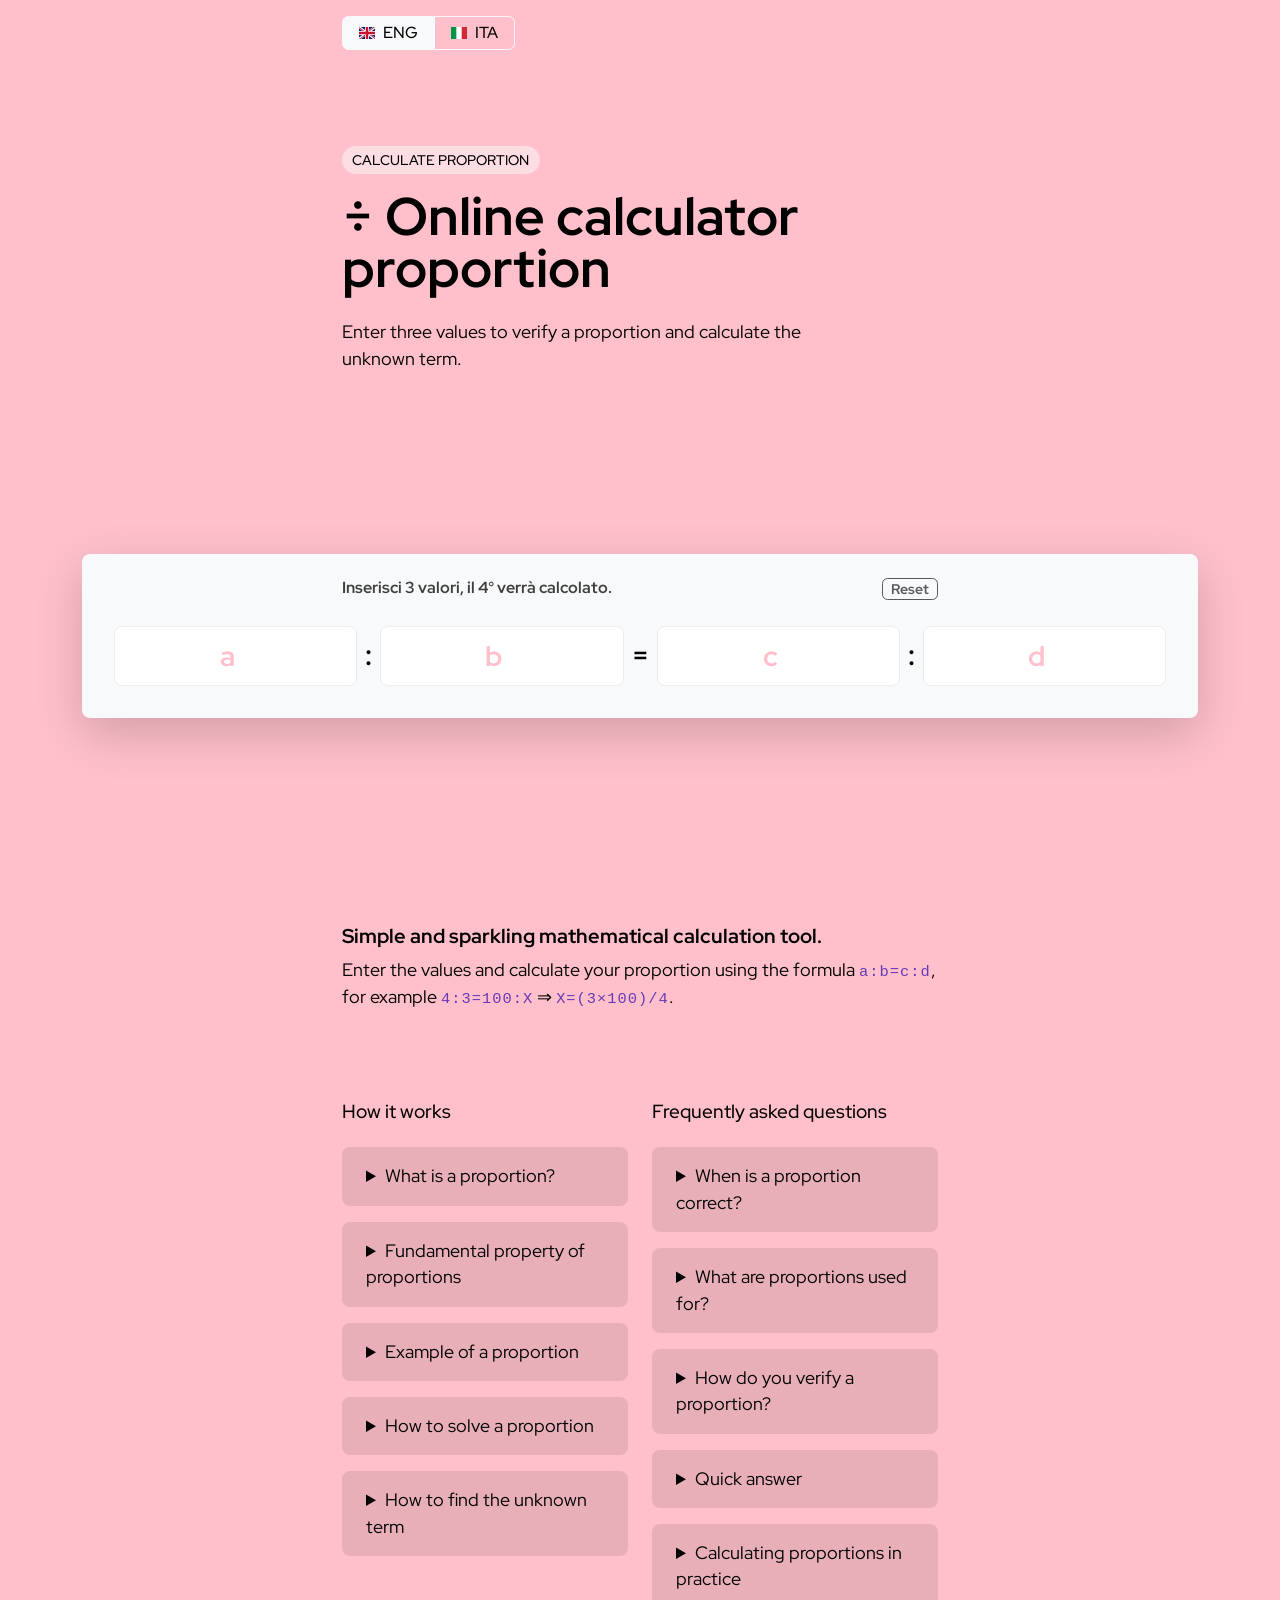
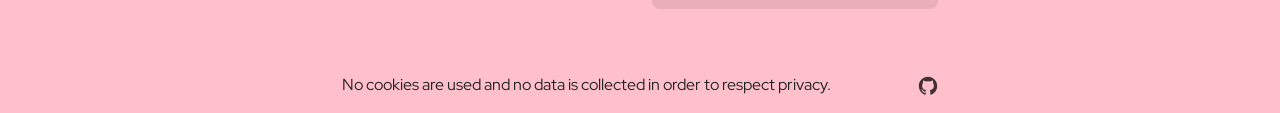
<file: index.html>
<!DOCTYPE html>
<html lang="en">

<head>
  <meta charset="UTF-8" />
  <meta name="viewport" content="width=device-width, initial-scale=1.0" />
  <meta http-equiv="Cache-Control" content="public, max-age=86400" />
  <meta http-equiv="Expires" content="Tue, 01 Jan 2030 00:00:00 GMT" />

  <title>÷ Online calculator proportion</title>
  <meta name="description"
    content="Simple and sparkling mathematical calculation tool. Enter the values and calculate your proportion." />

  <meta name="keywords" content="proportions, calculation, division, multiplication, operation" />
  <meta name="author" content="Marco Gargano" />
  <meta name="theme-color" content="#ffc0cb" />

  <link rel="canonical" href="https://calcola-proporzione.github.io" />
  <link rel="shortcut icon" type="image/x-icon" href="favicon.ico" />
  <link rel="icon" type="image/x-icon" href="/img/calcola-proporzione-favicon.ico" />
  <link rel="icon" type="image/png" href="/img/calcola-proporzione-favicon-96x96.png" sizes="96x96" />
  <link rel="icon" type="image/svg+xml" href="/img/calcola-proporzione-favicon.svg" />
  <link rel="apple-touch-icon" sizes="180x180" href="/img/calcola-proporzione-apple-touch-icon.png" />

  <meta property="og:url" content="https://calcola-proporzione.github.io" />
  <meta property="og:type" content="website" />
  <meta property="og:title" content="÷ Online calculator proportion" />
  <meta property="og:description"
    content="Simple and sparkling mathematical calculation tool. Enter the values and calculate your proportion." />
  <meta property="og:image" content="https://calcola-proporzione.github.io/img/calcola-proporzione-share.jpg" />

  <script type="text/javascript" charset="UTF-8"
    src="//cdn.cookie-script.com/s/a5aeaa537f977fadc650f5edd90afa59.js"></script>
  <link rel="stylesheet" href="/css/style-bs.css?v=1.1" />
  <link rel="stylesheet" href="/css/style.css?v=1.2" />
  <script type="application/ld+json">
    {
      "@context": "https://schema.org",
      "@type": "FAQPage",
      "mainEntity": [
        {
          "@type": "Question",
          "name": "When is a proportion correct?",
          "acceptedAnswer": {
            "@type": "Answer",
            "text": "A proportion is correct when the two ratios have the same value."
          }
        },
        {
          "@type": "Question",
          "name": "How do you verify a proportion?",
          "acceptedAnswer": {
            "@type": "Answer",
            "text": "It is verified by multiplying means and extremes and comparing the results."
          }
        },
        {
          "@type": "Question",
          "name": "What are proportions used for?",
          "acceptedAnswer": {
            "@type": "Answer",
            "text": "They are used to compare quantities and solve mathematical and practical problems."
          }
        }
      ]
    }
    </script>
  <script type="application/ld+json">
    {
      "@context": "https://schema.org",
      "@type": "HowTo",
      "name": "How to solve a proportion",
      "step": [
        { "@type": "HowToStep", "text": "Identify the four terms of the proportion." },
        { "@type": "HowToStep", "text": "Multiply the means." },
        { "@type": "HowToStep", "text": "Multiply the extremes." },
        { "@type": "HowToStep", "text": "Verify that the products are equal." }
      ]
    }
    </script>
  <!-- Google tag (gtag.js) -->
  <script async src="https://www.googletagmanager.com/gtag/js?id=G-K63ZG7P29M"></script>
  <script>
    window.dataLayer = window.dataLayer || [];
    function gtag() {
      dataLayer.push(arguments);
    }
    gtag("js", new Date());
    gtag("config", "G-K63ZG7P29M");
  </script>
</head>

<body class="min-vh-100 bg-secondary">
  <div class="container-sm woila">
    <div class="row">
      <div class="col pt-3">
        <div class="btn-group">
          <a href="/" class="d-flex align-items-center btn btn-outline-light px-3 fs-6 active" aria-current="page">
            <svg class="me-2" height="12" xmlns="http://www.w3.org/2000/svg" id="flag-icons-gb" viewBox="0 0 640 480">
              <path fill="#012169" d="M0 0h640v480H0z"></path>
              <path fill="#FFF"
                d="m75 0 244 181L562 0h78v62L400 241l240 178v61h-80L320 301 81 480H0v-60l239-178L0 64V0z"></path>
              <path fill="#C8102E"
                d="m424 281 216 159v40L369 281zm-184 20 6 35L54 480H0zM640 0v3L391 191l2-44L590 0zM0 0l239 176h-60L0 42z">
              </path>
              <path fill="#FFF" d="M241 0v480h160V0zM0 160v160h640V160z"></path>
              <path fill="#C8102E" d="M0 193v96h640v-96zM273 0v480h96V0z"></path>
            </svg>
            ENG</a>
          <a href="/ita.html" class="d-flex align-items-center btn btn-outline-light text-black px-3 fs-6">
            <svg class="me-2" height="12" xmlns="http://www.w3.org/2000/svg" id="flag-icons-it" viewBox="0 0 640 480">
              <g fill-rule="evenodd" stroke-width="1pt">
                <path fill="#fff" d="M0 0h640v480H0z"></path>
                <path fill="#009246" d="M0 0h213.3v480H0z"></path>
                <path fill="#ce2b37" d="M426.7 0H640v480H426.7z"></path>
              </g>
            </svg>
            ITA</a>
        </div>
      </div>
    </div>
  </div>

  <div class="container-sm woila" role="main">
    <div class="row">
      <div class="col-md-10 mt-5 pt-5">
        <h1 class="badge rounded-pill text-bg-light bg-opacity-50 mb-3 text-uppercase fs-6"><small>Calculate
            proportion</small></h1>
        <h2 class="h1 lh-1">÷ Online calculator proportion</h2>
        <p class="my-4">Enter three values to verify a proportion and calculate the unknown term.</p>
      </div>
    </div>
  </div>
  <div class="container container-form d-flex align-items-center my-5 woila woila-1" role="form">
    <form id="calcoloForm" class="p-3 p-md-4 mb-5 bg-light rounded-3 shadow-lg" action="">
      <div class="container-sm d-flex align-items-start justify-content-between my-3 my-md-0" style="height: 40px">
        <p class="fs-6 mb-0 fw-bold lh-sm opacity-75 w-100 risultato"></p>
        <button type="button" class="btn btn-sm btn-outline-dark lh-sm fw-bold py-0 ms-2 opacity-75"
          id="resetBtn"><small>Reset</small></button>
      </div>

      <div class="d-flex flex-column flex-md-row text-center">
        <div class="w-100 p-2">
          <div class="">
            <input type="number" step="any" name="x1" class="form-control form-control-lg fs-3 text-center"
              id="valore-01" placeholder="a" />
          </div>
        </div>
        <div class="fs-3 pt-3"><strong>&#58;</strong></div>
        <div class="w-100 p-2">
          <div class="">
            <input type="number" step="any" name="y1" class="form-control form-control-lg fs-3 text-center"
              id="valore-02" placeholder="b" />
          </div>
        </div>
        <div class="fs-3 pt-3"><strong>&#61;</strong></div>
        <div class="w-100 p-2">
          <div class="">
            <input type="number" step="any" name="y2" class="form-control form-control-lg fs-3 text-center"
              id="valore-03" placeholder="c" />
          </div>
        </div>
        <div class="fs-3 pt-3"><strong>&#58;</strong></div>
        <div class="w-100 p-2">
          <div class="">
            <input type="number" step="any" name="x2" class="form-control form-control-lg fs-3 text-center"
              id="valore-04" placeholder="d" />
          </div>
        </div>
      </div>
    </form>
  </div>
  <div class="container-sm mt-5 mb-4 woila woila-2">
    <div class="row">
      <div class="col">
        <h3 class="fs-5"><strong>Simple and sparkling mathematical calculation tool.</strong></h3>
        <p class="">Enter the values and calculate your proportion using the formula <code
            class="text-nowrap">a&#58;b&#61;c&#58;d</code>, for example <code
            class="text-nowrap">4&#58;3&#61;100&#58;X</code> &#8658; <code
            class="text-nowrap">X&#61;(3&times;100)/4</code>.</p>
      </div>
    </div>
  </div>
  <div class="container-sm my-5 woila woila-3" role="contentinfo">
    <!-- <hr class="container-sm mb-5 w-25 border-0 opacity-75"> -->

    <div class="row">
      <div class="col-md">
        <h6 class="my-4">How it works</h2>

          <div class="row">
            <div class="col">
              <!-- DIRECT ANSWER -->
              <details class="p-3 rounded-3 px-4 mb-3 bg-primary bg-opacity-10">
                <summary>What is a proportion?</summary>
                <p class="mt-4">In mathematics, a proportion is <strong>the equality between two ratios</strong>. In
                  other
                  words, it is a relation that establishes an equivalence between four quantities, called terms, which
                  are
                  proportional to each other.</p>
              </details>
            </div>
          </div>
          <div class="row">
            <div class="col">
              <!-- PROPERTY -->
              <details class="p-3 rounded-3 px-4 mb-3 bg-primary bg-opacity-10">
                <summary>Fundamental property of proportions</summary>
                <p class="mt-4">The product of the means is equal to the product of the extremes: <strong
                    class="text-nowrap">a × d = b × c</strong></p>
              </details>
            </div>
          </div>
          <div class="row">
            <div class="col">
              <!-- EXAMPLE -->
              <details class="p-3 rounded-3 px-4 mb-3 bg-primary bg-opacity-10">
                <summary>Example of a proportion</summary>
                <p class="mt-4"><strong class="text-nowrap">20:10 = 40:20</strong> is a proportion because both ratios
                  are
                  equal to 2.</p>
              </details>
            </div>
          </div>
          <div class="row">
            <div class="col">
              <!-- HOW TO -->
              <details class="p-3 rounded-3 px-4 mb-3 bg-primary bg-opacity-10">
                <summary>How to solve a proportion</summary>

                <ol class="ps-3 pt-4 pb-1">
                  <li>Identify the four terms</li>
                  <li>Multiply the means</li>
                  <li>Multiply the extremes</li>
                  <li>Verify that the products are equal</li>
                </ol>

              </details>
            </div>
          </div>
          <div class="row">
            <div class="col">
              <!-- UNKNOWN -->
              <details class="p-3 rounded-3 px-4 mb-3 bg-primary bg-opacity-10">
                <summary>How to find the unknown term</summary>
                <p class="mt-4">If you know three terms, you can find the fourth using the formula: <strong
                    class="text-nowrap">d = (b × c) / a</strong></p>
              </details>
            </div>
          </div>
      </div>
      <div class="col-md">
        <!-- FAQ -->
        <h6 class="my-4">Frequently asked questions</h6>

        <div class="row">
          <div class="col">

            <details class="p-3 rounded-3 px-4 mb-3 bg-primary bg-opacity-10">
              <summary>When is a proportion correct?</summary>
              <p class="mt-4">When the two ratios have the same value.</p>
            </details>
          </div>
        </div>
        <div class="row">
          <div class="col">

            <details class="p-3 rounded-3 px-4 mb-3 bg-primary bg-opacity-10">
              <summary>What are proportions used for?</summary>
              <p class="mt-4">They are used to compare quantities and solve mathematical and real-world problems.</p>
            </details>
          </div>
        </div>
        <div class="row">
          <div class="col">

            <details class="p-3 rounded-3 px-4 mb-3 bg-primary bg-opacity-10">
              <summary>How do you verify a proportion?</summary>
              <p class="mt-4">By multiplying means and extremes and comparing the results.</p>
            </details>
          </div>
        </div>
        <div class="row">
          <div class="col">

            <!-- QUICK ANSWER -->
            <details class="p-3 rounded-3 px-4 mb-3 bg-primary bg-opacity-10">
              <summary>Quick answer</summary>
              <p class="mt-4">A proportion is an equality between two ratios. It is verified when <strong
                  class="text-nowrap">a × d = b × c</strong>.</p>
            </details>
          </div>
        </div>
        <div class="row">
          <div class="col">

            <!-- SEO EXPANSION -->
            <details class="p-3 rounded-3 px-4 mb-3 bg-primary bg-opacity-10">
              <summary>Calculating proportions in practice</summary>
              <p class="mt-4">Proportions are used in mathematics, economics, cooking, and physics to solve problems of
                equivalence between quantities.</p>
            </details>
          </div>
        </div>
      </div>
    </div>

  </div>
  <div class="container-sm my-3 woila woila-3">
    <p class="text-primary fs-6">
      No cookies are used and no data is collected in order to respect privacy.

      <a class="float-end ms-2 opacity-75" aria-label="GitHub Homepage"
        href="https://github.com/Calcola-Proporzione/calcola-proporzione.github.io" target="_blank">
        <svg aria-hidden="true" height="24" viewBox="0 0 24 24" version="1.1" width="20" data-view-component="true"
          class="octicon octicon-mark-github">
          <path
            d="M12 1C5.923 1 1 5.923 1 12c0 4.867 3.149 8.979 7.521 10.436.55.096.756-.233.756-.522 0-.262-.013-1.128-.013-2.049-2.764.509-3.479-.674-3.699-1.292-.124-.317-.66-1.293-1.127-1.554-.385-.207-.936-.715-.014-.729.866-.014 1.485.797 1.691 1.128.99 1.663 2.571 1.196 3.204.907.096-.715.385-1.196.701-1.471-2.448-.275-5.005-1.224-5.005-5.432 0-1.196.426-2.186 1.128-2.956-.111-.275-.496-1.402.11-2.915 0 0 .921-.288 3.024 1.128a10.193 10.193 0 0 1 2.75-.371c.936 0 1.871.123 2.75.371 2.104-1.43 3.025-1.128 3.025-1.128.605 1.513.221 2.64.111 2.915.701.77 1.127 1.747 1.127 2.956 0 4.222-2.571 5.157-5.019 5.432.399.344.743 1.004.743 2.035 0 1.471-.014 2.654-.014 3.025 0 .289.206.632.756.522C19.851 20.979 23 16.854 23 12c0-6.077-4.922-11-11-11Z">
          </path>
        </svg>
      </a>
    </p>
  </div>
  <script defer src="/js/confetti.min.js?v=1.0"></script>
  <script defer src="/js/calcolo.js?v=1.0"></script>
</body>

</html>
</file>
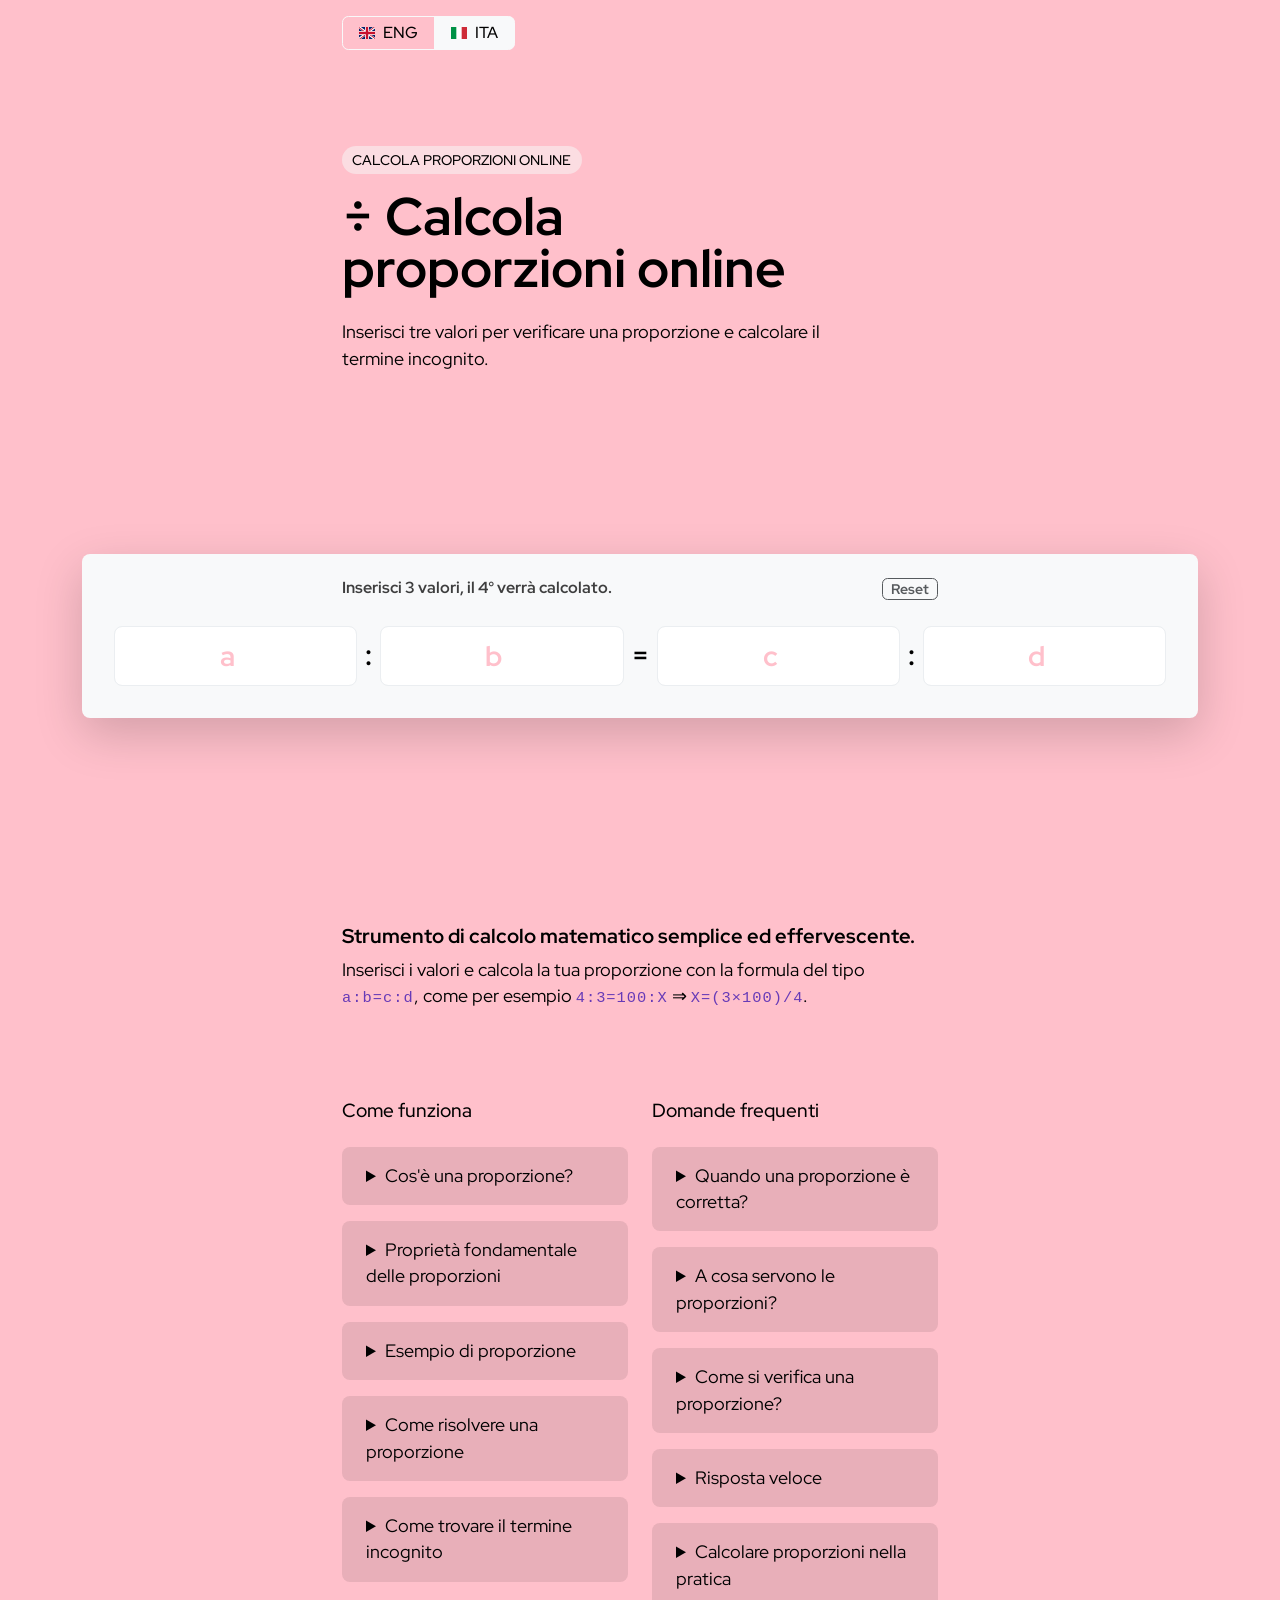
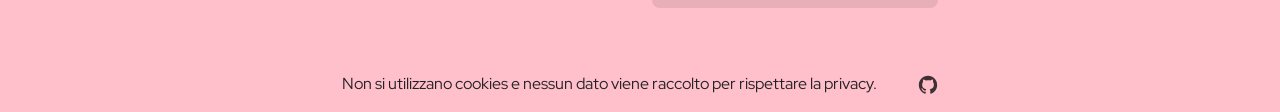
<file: ita.html>
<!DOCTYPE html>
<html lang="it">

<head>
  <meta charset="UTF-8" />
  <meta name="viewport" content="width=device-width, initial-scale=1.0" />
  <meta http-equiv="Cache-Control" content="public, max-age=86400" />
  <meta http-equiv="Expires" content="Tue, 01 Jan 2030 00:00:00 GMT" />

  <title>÷ Calcola proporzioni online (con spiegazione ed esempi)</title>
  <meta name="description"
    content="Calcola proporzioni online facilmente. Scopri cos'è una proporzione, come risolverla e guarda esempi pratici.">

  <meta name="keywords" content="proporzioni, calcolo, divisione, moltiplicazione, operazione" />
  <meta name="author" content="Marco Gargano" />
  <meta name="theme-color" content="#ffc0cb" />

  <link rel="canonical" href="https://calcola-proporzione.github.io/ita.html" />
  <link rel="shortcut icon" type="image/x-icon" href="favicon.ico" />
  <link rel="icon" type="image/x-icon" href="/img/calcola-proporzione-favicon.ico" />
  <link rel="icon" type="image/png" href="/img/calcola-proporzione-favicon-96x96.png" sizes="96x96" />
  <link rel="icon" type="image/svg+xml" href="/img/calcola-proporzione-favicon.svg" />
  <link rel="apple-touch-icon" sizes="180x180" href="/img/calcola-proporzione-apple-touch-icon.png" />

  <meta property="og:title" content="÷ Calcola proporzioni online" />
  <meta property="og:url" content="https://calcola-proporzione.github.io/ita.html" />
  <meta property="og:type" content="website" />
  <meta property="og:description" content="Calcola proporzioni e scopri come risolverle con esempi pratici.">
  <meta property="og:image" content="https://calcola-proporzione.github.io/img/calcola-proporzione-share-it.jpg" />

  <script type="text/javascript" charset="UTF-8"
    src="//cdn.cookie-script.com/s/a5aeaa537f977fadc650f5edd90afa59.js"></script>
  <link rel="stylesheet" href="/css/style-bs.css?v=1.1" />
  <link rel="stylesheet" href="/css/style.css?v=1.2" />
  <script type="application/ld+json">
  {
    "@context": "https://schema.org",
    "@type": "FAQPage",
    "mainEntity": [
      {
        "@type": "Question",
        "name": "Quando una proporzione è corretta?",
        "acceptedAnswer": {
          "@type": "Answer",
          "text": "Una proporzione è corretta quando i due rapporti hanno lo stesso valore."
        }
      },
      {
        "@type": "Question",
        "name": "Come si verifica una proporzione?",
        "acceptedAnswer": {
          "@type": "Answer",
          "text": "Si verifica moltiplicando medi ed estremi e confrontando i risultati."
        }
      },
      {
        "@type": "Question",
        "name": "A cosa servono le proporzioni?",
        "acceptedAnswer": {
          "@type": "Answer",
          "text": "Servono per confrontare grandezze e risolvere problemi matematici e pratici."
        }
      }
    ]
  }
  </script>
  <script type="application/ld+json">
  {
    "@context": "https://schema.org",
    "@type": "HowTo",
    "name": "Come risolvere una proporzione",
    "step": [
      { "@type": "HowToStep", "text": "Individua i quattro termini della proporzione." },
      { "@type": "HowToStep", "text": "Moltiplica i medi." },
      { "@type": "HowToStep", "text": "Moltiplica gli estremi." },
      { "@type": "HowToStep", "text": "Verifica che i prodotti siano uguali." }
    ]
  }
  </script>
  <!-- Google tag (gtag.js) -->
  <script async src="https://www.googletagmanager.com/gtag/js?id=G-K63ZG7P29M"></script>
  <script>
    window.dataLayer = window.dataLayer || [];
    function gtag() {
      dataLayer.push(arguments);
    }
    gtag("js", new Date());
    gtag("config", "G-K63ZG7P29M");
  </script>
</head>

<body class="min-vh-100 bg-secondary">
  <div class="container-sm woila">
    <div class="row">
      <div class="col pt-3">
        <div class="btn-group">
          <a href="/" class="d-flex align-items-center btn btn-outline-light text-black px-3 fs-6">
            <svg class="me-2" height="12" xmlns="http://www.w3.org/2000/svg" id="flag-icons-gb" viewBox="0 0 640 480">
              <path fill="#012169" d="M0 0h640v480H0z"></path>
              <path fill="#FFF"
                d="m75 0 244 181L562 0h78v62L400 241l240 178v61h-80L320 301 81 480H0v-60l239-178L0 64V0z"></path>
              <path fill="#C8102E"
                d="m424 281 216 159v40L369 281zm-184 20 6 35L54 480H0zM640 0v3L391 191l2-44L590 0zM0 0l239 176h-60L0 42z">
              </path>
              <path fill="#FFF" d="M241 0v480h160V0zM0 160v160h640V160z"></path>
              <path fill="#C8102E" d="M0 193v96h640v-96zM273 0v480h96V0z"></path>
            </svg>
            ENG</a>
          <a href="/ita.html" class="d-flex align-items-center btn btn-outline-light px-3 fs-6 active"
            aria-current="page">
            <svg class="me-2" height="12" xmlns="http://www.w3.org/2000/svg" id="flag-icons-it" viewBox="0 0 640 480">
              <g fill-rule="evenodd" stroke-width="1pt">
                <path fill="#fff" d="M0 0h640v480H0z"></path>
                <path fill="#009246" d="M0 0h213.3v480H0z"></path>
                <path fill="#ce2b37" d="M426.7 0H640v480H426.7z"></path>
              </g>
            </svg>
            ITA</a>
        </div>
      </div>
    </div>
  </div>

  <div class="container-sm woila" role="main">
    <div class="row">
      <div class="col-md-10 mt-5 pt-5">
        <h1 class="badge rounded-pill text-bg-light bg-opacity-50 mb-3 text-uppercase fs-6"><small>Calcola proporzioni
            online</small></h1>
        <h2 class="h1 lh-1">÷ Calcola proporzioni online</h2>
        <p class="my-4">Inserisci tre valori per verificare una proporzione e calcolare il termine incognito.</p>
      </div>
    </div>
  </div>
  <div class="container container-form d-flex align-items-center my-5 woila woila-1" role="form">
    <form id="calcoloForm" class="p-3 p-md-4 mb-5 bg-light rounded-3 shadow-lg" action="">
      <div class="container-sm d-flex align-items-start justify-content-between my-3 my-md-0" style="height: 40px">
        <p class="fs-6 mb-0 fw-bold lh-sm opacity-75 w-100 risultato"></p>
        <button type="button" class="btn btn-sm btn-outline-dark lh-sm fw-bold py-0 ms-2 opacity-75"
          id="resetBtn"><small>Reset</small></button>
      </div>

      <div class="d-flex flex-column flex-md-row text-center">
        <div class="w-100 p-2">
          <div class="">
            <input type="number" step="any" name="x1" class="form-control form-control-lg fs-3 text-center"
              id="valore-01" placeholder="a" />
          </div>
        </div>
        <div class="fs-3 pt-3"><strong>&#58;</strong></div>
        <div class="w-100 p-2">
          <div class="">
            <input type="number" step="any" name="y1" class="form-control form-control-lg fs-3 text-center"
              id="valore-02" placeholder="b" />
          </div>
        </div>
        <div class="fs-3 pt-3"><strong>&#61;</strong></div>
        <div class="w-100 p-2">
          <div class="">
            <input type="number" step="any" name="y2" class="form-control form-control-lg fs-3 text-center"
              id="valore-03" placeholder="c" />
          </div>
        </div>
        <div class="fs-3 pt-3"><strong>&#58;</strong></div>
        <div class="w-100 p-2">
          <div class="">
            <input type="number" step="any" name="x2" class="form-control form-control-lg fs-3 text-center"
              id="valore-04" placeholder="d" />
          </div>
        </div>
      </div>
    </form>
  </div>
  <div class="container-sm mt-5 mb-4 woila woila-2">
    <div class="row">
      <div class="col">
        <h3 class="fs-5"><strong>Strumento di calcolo matematico semplice ed effervescente.</strong></h3>
        <p class="">Inserisci i valori e calcola la tua proporzione con la formula del tipo <code
            class="text-nowrap">a&#58;b&#61;c&#58;d</code>, come per esempio <code
            class="text-nowrap">4&#58;3&#61;100&#58;X</code> &#8658; <code
            class="text-nowrap">X&#61;(3&times;100)/4</code>.</p>
      </div>
    </div>
  </div>
  <div class="container-sm my-5 woila woila-3" role="contentinfo">
    <!-- <hr class="container-sm mb-5 w-25 border-0 opacity-75"> -->

    <div class="row">
      <div class="col-md">
        <h6 class="my-4">Come funziona</h2>

          <div class="row">
            <div class="col">

              <!-- RISPOSTA DIRETTA -->
              <details class="p-3 rounded-3 px-4 mb-3 bg-primary bg-opacity-10">
                <summary>Cos'è una proporzione?</summary>
                <p class="mt-4">In matematica, una proporzione è <strong>l'uguaglianza tra due rapporti</strong>. In
                  altre
                  parole, è una relazione che stabilisce un'equivalenza tra quattro grandezze, dette termini, che sono
                  tra
                  loro proporzionali.</p>
              </details>
            </div>
          </div>
          <div class="row">
            <div class="col">
              <!-- PROPRIETÀ -->
              <details class="p-3 rounded-3 px-4 mb-3 bg-primary bg-opacity-10">
                <summary>Proprietà fondamentale delle proporzioni</summary>
                <p class="mt-4">Il prodotto dei medi è uguale al prodotto degli estremi: <strong class="text-nowrap">a ×
                    d = b
                    × c</strong></p>
              </details>
            </div>
          </div>
          <div class="row">
            <div class="col">
              <!-- ESEMPIO -->
              <details class="p-3 rounded-3 px-4 mb-3 bg-primary bg-opacity-10">
                <summary>Esempio di proporzione</summary>
                <p class="mt-4"><strong class="text-nowrap">20:10 = 40:20</strong> è una proporzione perché entrambi i
                  rapporti sono uguali a 2.</p>
              </details>
            </div>
          </div>
          <div class="row">
            <div class="col">
              <!-- HOW TO -->
              <details class="p-3 rounded-3 px-4 mb-3 bg-primary bg-opacity-10">
                <summary>Come risolvere una proporzione</summary>

                <ol class="ps-3 pt-4 pb-1">
                  <li>Individua i quattro termini</li>
                  <li>Moltiplica i medi</li>
                  <li>Moltiplica gli estremi</li>
                  <li>Verifica che i prodotti siano uguali</li>
                </ol>

              </details>
            </div>
          </div>
          <div class="row">
            <div class="col">
              <!-- INCOGNITA -->
              <details class="p-3 rounded-3 px-4 mb-3 bg-primary bg-opacity-10">
                <summary>Come trovare il termine incognito</summary>
                <p class="mt-4">Se conosci tre termini, puoi trovare il quarto usando la formula: <strong
                    class="text-nowrap">d = (b × c) / a</strong></p>
              </details>
            </div>
          </div>
      </div>
      <div class="col-md">
        <!-- FAQ -->
        <h6 class="my-4">Domande frequenti</h2>

          <div class="row">
            <div class="col">

              <details class="p-3 rounded-3 px-4 mb-3 bg-primary bg-opacity-10">
                <summary>Quando una proporzione è corretta?</summary>
                <p class="mt-4">Quando i due rapporti hanno lo stesso valore.</p>
              </details>
            </div>
          </div>
          <div class="row">
            <div class="col">

              <details class="p-3 rounded-3 px-4 mb-3 bg-primary bg-opacity-10">
                <summary>A cosa servono le proporzioni?</summary>
                <p class="mt-4">Servono per confrontare grandezze e risolvere problemi matematici e reali.</p>
              </details>
            </div>
          </div>
          <div class="row">
            <div class="col">

              <details class="p-3 rounded-3 px-4 mb-3 bg-primary bg-opacity-10">
                <summary>Come si verifica una proporzione?</summary>
                <p class="mt-4">Moltiplicando medi ed estremi e confrontando i risultati.</p>
              </details>
            </div>
          </div>
          <div class="row">
            <div class="col">

              <!-- RISPOSTA VELOCE -->
              <details class="p-3 rounded-3 px-4 mb-3 bg-primary bg-opacity-10">
                <summary>Risposta veloce</summary>
                <p class="mt-4">Una proporzione è un'uguaglianza tra due rapporti. Si verifica quando <strong
                    class="text-nowrap">a × d = b × c</strong>.</p>
              </details>
            </div>
          </div>
          <div class="row">
            <div class="col">

              <!-- SEO EXPANSION -->
              <details class="p-3 rounded-3 px-4 mb-3 bg-primary bg-opacity-10">
                <summary>Calcolare proporzioni nella pratica</summary>
                <p class="mt-4">Le proporzioni vengono utilizzate in matematica, economia, cucina e fisica per risolvere
                  problemi di
                  equivalenza
                  tra grandezze.</p>
              </details>
            </div>
          </div>
      </div>
    </div>

  </div>
  <div class="container-sm my-3 woila woila-3">
    <p class="text-primary fs-6">
      Non si utilizzano cookies e nessun dato viene raccolto per rispettare la privacy.

      <a class="float-end ms-2 opacity-75" aria-label="GitHub Homepage"
        href="https://github.com/Calcola-Proporzione/calcola-proporzione.github.io" target="_blank">
        <svg aria-hidden="true" height="24" viewBox="0 0 24 24" version="1.1" width="20" data-view-component="true"
          class="octicon octicon-mark-github">
          <path
            d="M12 1C5.923 1 1 5.923 1 12c0 4.867 3.149 8.979 7.521 10.436.55.096.756-.233.756-.522 0-.262-.013-1.128-.013-2.049-2.764.509-3.479-.674-3.699-1.292-.124-.317-.66-1.293-1.127-1.554-.385-.207-.936-.715-.014-.729.866-.014 1.485.797 1.691 1.128.99 1.663 2.571 1.196 3.204.907.096-.715.385-1.196.701-1.471-2.448-.275-5.005-1.224-5.005-5.432 0-1.196.426-2.186 1.128-2.956-.111-.275-.496-1.402.11-2.915 0 0 .921-.288 3.024 1.128a10.193 10.193 0 0 1 2.75-.371c.936 0 1.871.123 2.75.371 2.104-1.43 3.025-1.128 3.025-1.128.605 1.513.221 2.64.111 2.915.701.77 1.127 1.747 1.127 2.956 0 4.222-2.571 5.157-5.019 5.432.399.344.743 1.004.743 2.035 0 1.471-.014 2.654-.014 3.025 0 .289.206.632.756.522C19.851 20.979 23 16.854 23 12c0-6.077-4.922-11-11-11Z">
          </path>
        </svg>
      </a>
    </p>
  </div>
  <script defer src="/js/confetti.min.js?v=1.0"></script>
  <script defer src="/js/calcolo-it.js?v=1.0"></script>
</body>

</html>
</file>
<file: css/style.css>
@font-face {
	font-family: "Red Hat Display";
  src: local("Red Hat Display"),
    local("RedHatDisplay"),
    url('/font/RedHatDisplay.ttf') format('truetype');
	font-optical-sizing: auto;
  font-weight: 300 900;
  font-style: normal;
  font-display: swap;
}

:root {
  /* --- Set your font family --- */
  --bs-font-sans-serif: "Red Hat Display", sans-serif;
  --bs-body-font-size: 1.1rem;
  --bs-body-color: #000;
  --bs-body-color-rgb: 0, 0, 0;
  --bs-btn-color: var(--bs-white);
  --bs-btn-color-rgb: var(--bs-white-rgb);

  /* --- Set your primary and secondary color --- */
  --bs-primary: #222;
  --bs-primary-rgb: 34, 34, 34;
  --bs-secondary: #ffc0cb;
  --bs-secondary-rgb: 255, 192, 203;

  /* --- Set your border-radius --- */
  --bs-border-radius: 0.4rem;
}

/* --- Customization --- */
.h1, input {
	font-weight: 700 !important;
}
input, code {
  letter-spacing: 1px;
}
code {
	color: #673ab7;
}
strong {
	font-weight: 700;
}
.container-sm {
  max-width: 620px;
}
.container-form {
  min-height: 48vh;
}
/* .form-floating > .form-control-plaintext ~ label::after,
.form-floating > .form-control:focus ~ label::after,
.form-floating > .form-control:not(:placeholder-shown) ~ label::after,
.form-floating > .form-select ~ label::after {
  background: transparent;
} */
.risultato {
	cursor: progress;
}
#calcoloForm:not(:hover) {
  transition: all 1s ease-in-out;
}
#calcoloForm:hover {
  transition: all .6s ease-in-out;
  box-shadow: rgba(0, 0, 0, 0.176) 0px 0px 8px 0px !important;
}
@media (max-width: 767px) {
  #calcoloForm .d-flex:not(:first-child) {
    display: inline-block !important;
  }
  #calcoloForm .d-flex:not(:first-child) > div {
    float: left;
    width: 2% !important;
  }
	#calcoloForm .d-flex:not(:first-child) > div:nth-child(4) {
		width: 100% !important;
		padding: 0 !important;
	}
  #calcoloForm .d-flex:not(:first-child) .w-100 {
    width: 49% !important;
  }
}

.woila {
  opacity: 0;
  animation: woila 1s ease-in-out forwards;
}
.woila-1 {
  animation-delay: .2s;
}
.woila-2 {
  animation-delay: .4s;
}
.woila-3 {
  animation-delay: .6s;
}
@keyframes woila {
  0% {
    opacity: 0.01;
  }
  100% {
    opacity: 1;
  }
}
</file>
<file: css/style-bs.css>
@charset "UTF-8";
/*
 * Simplify Bootstrap by Marco Gargano - V 0.1
 * Source: Bootstrap  v5.3.3 (https://getbootstrap.com/) - Copyright 2011-2024 The Bootstrap Authors
 */

:root,[data-bs-theme="light"]{--bs-blue:#0d6efd;--bs-indigo:#6610f2;--bs-purple:#6f42c1;--bs-pink:#d63384;--bs-red:#dc3545;--bs-orange:#fd7e14;--bs-yellow:#ffc107;--bs-green:#198754;--bs-teal:#20c997;--bs-cyan:#0dcaf0;--bs-black:#000;--bs-white:#fff;--bs-gray:#6c757d;--bs-gray-dark:#343a40;--bs-gray-100:#f8f9fa;--bs-gray-200:#e9ecef;--bs-gray-300:#dee2e6;--bs-gray-400:#ced4da;--bs-gray-500:#adb5bd;--bs-gray-600:#6c757d;--bs-gray-700:#495057;--bs-gray-800:#343a40;--bs-gray-900:#212529;--bs-success:#198754;--bs-info:#0dcaf0;--bs-warning:#ffc107;--bs-danger:#dc3545;--bs-light:#f8f9fa;--bs-dark:#212529;--bs-success-rgb:25,135,84;--bs-info-rgb:13,202,240;--bs-warning-rgb:255,193,7;--bs-danger-rgb:220,53,69;--bs-light-rgb:248,249,250;--bs-dark-rgb:33,37,41;--bs-primary-text-emphasis:#111;--bs-secondary-text-emphasis:#2b2f32;--bs-success-text-emphasis:#0a3622;--bs-info-text-emphasis:#055160;--bs-warning-text-emphasis:#664d03;--bs-danger-text-emphasis:#58151c;--bs-light-text-emphasis:#495057;--bs-dark-text-emphasis:#495057;--bs-primary-bg-subtle:rgba(var(--bs-primary-rgb),.6);--bs-secondary-bg-subtle:rgba(var(--bs-secondary-rgb),.6);--bs-success-bg-subtle:#d1e7dd;--bs-info-bg-subtle:#cff4fc;--bs-warning-bg-subtle:#fff3cd;--bs-danger-bg-subtle:#f8d7da;--bs-light-bg-subtle:#fcfcfd;--bs-dark-bg-subtle:#ced4da;--bs-primary-border-subtle:rgba(var(--bs-primary-rgb),.6);--bs-secondary-border-subtle:rgba(var(--bs-secondary-rgb),.6);--bs-success-border-subtle:#a3cfbb;--bs-info-border-subtle:#9eeaf9;--bs-warning-border-subtle:#ffe69c;--bs-danger-border-subtle:#f1aeb5;--bs-light-border-subtle:#e9ecef;--bs-dark-border-subtle:#adb5bd;--bs-white-rgb:255,255,255;--bs-black-rgb:0,0,0;--bs-font-monospace:SFMono-Regular,Menlo,Monaco,Consolas,"Liberation Mono","Courier New",monospace;--bs-gradient:linear-gradient(180deg,rgba(255,255,255,.15),rgba(255,255,255,0));--bs-body-font-family:var(--bs-font-sans-serif);--bs-body-font-weight:400;--bs-body-line-height:1.5;--bs-body-bg:var(--bs-white);--bs-body-bg-rgb:255,255,255;--bs-emphasis-color:var(--bs-black);--bs-emphasis-color-rgb:0,0,0;--bs-secondary-color:var(--bs-secondary);--bs-secondary-color-rgb:var(--bs-secondary-rgb);--bs-secondary-bg:var(--bs-secondary);--bs-secondary-bg-rgb:var(--bs-secondary-rgb);--bs-tertiary-color:rgba(33,37,41,.5);--bs-tertiary-color-rgb:33,37,41;--bs-tertiary-bg:#f8f9fa;--bs-tertiary-bg-rgb:248,249,250;--bs-heading-color:inherit;--bs-link-color:var(--bs-primary);--bs-link-color-rgb:var(--bs-primary-rgb);--bs-link-decoration:underline;--bs-link-hover-color:color-mix(in srgb,var(--bs-primary) 90%,transparent);--bs-link-hover-color-rgb:var(--bs-primary-rgb),.8;--bs-code-color:#d63384;--bs-highlight-color:#212529;--bs-highlight-bg:#fff3cd;--bs-border-width:1px;--bs-border-style:solid;--bs-border-color:#ebeef1;--bs-border-color-translucent:rgba(0,0,0,.1);--bs-border-radius-sm:calc(var(--bs-border-radius) - .05rem);--bs-border-radius-lg:calc(var(--bs-border-radius) + .1rem);--bs-border-radius-xl:calc(var(--bs-border-radius) + .2rem);--bs-border-radius-xxl:calc(var(--bs-border-radius) + .5rem);--bs-border-radius-2xl:var(--bs-border-radius-xxl);--bs-border-radius-pill:50rem;--bs-box-shadow:0 .5rem 1rem rgba(0,0,0,.15);--bs-box-shadow-sm:0 .125rem .25rem rgba(0,0,0,.075);--bs-box-shadow-lg:0 1rem 3rem rgba(0,0,0,.175);--bs-box-shadow-inset:inset 0 1px 2px rgba(0,0,0,.075);--bs-focus-ring-width:.25rem;--bs-focus-ring-opacity:.25;--bs-focus-ring-color:var(--bs-gray-200);--bs-form-valid-color:#198754;--bs-form-valid-border-color:#198754;--bs-form-invalid-color:#dc3545;--bs-form-invalid-border-color:#dc3545;}[data-bs-theme="dark"]{color-scheme:dark;--bs-body-color:#dee2e6;--bs-body-color-rgb:222,226,230;--bs-body-bg:#212529;--bs-body-bg-rgb:33,37,41;--bs-emphasis-color:var(--bs-white);--bs-emphasis-color-rgb:255,255,255;--bs-secondary-color:rgba(222,226,230,.75);--bs-secondary-color-rgb:222,226,230;--bs-secondary-bg:#343a40;--bs-secondary-bg-rgb:52,58,64;--bs-tertiary-color:rgba(222,226,230,.5);--bs-tertiary-color-rgb:222,226,230;--bs-tertiary-bg:#2b3035;--bs-tertiary-bg-rgb:43,48,53;--bs-primary-text-emphasis:#6ea8fe;--bs-secondary-text-emphasis:#a7acb1;--bs-success-text-emphasis:#75b798;--bs-info-text-emphasis:#6edff6;--bs-warning-text-emphasis:#ffda6a;--bs-danger-text-emphasis:#ea868f;--bs-light-text-emphasis:#f8f9fa;--bs-dark-text-emphasis:#dee2e6;--bs-primary-bg-subtle:#031633;--bs-secondary-bg-subtle:#161719;--bs-success-bg-subtle:#051b11;--bs-info-bg-subtle:#032830;--bs-warning-bg-subtle:#332701;--bs-danger-bg-subtle:#2c0b0e;--bs-light-bg-subtle:#343a40;--bs-dark-bg-subtle:#1a1d20;--bs-primary-border-subtle:#084298;--bs-secondary-border-subtle:#41464b;--bs-success-border-subtle:#0f5132;--bs-info-border-subtle:#087990;--bs-warning-border-subtle:#997404;--bs-danger-border-subtle:#842029;--bs-light-border-subtle:#495057;--bs-dark-border-subtle:#343a40;--bs-heading-color:inherit;--bs-link-color:#6ea8fe;--bs-link-hover-color:#8bb9fe;--bs-link-color-rgb:110,168,254;--bs-link-hover-color-rgb:139,185,254;--bs-code-color:#e685b5;--bs-highlight-color:#dee2e6;--bs-highlight-bg:#664d03;--bs-border-color:#495057;--bs-border-color-translucent:rgba(255,255,255,.15);--bs-form-valid-color:#75b798;--bs-form-valid-border-color:#75b798;--bs-form-invalid-color:#ea868f;--bs-form-invalid-border-color:#ea868f;}*,::after,::before{box-sizing:border-box;}@media (prefers-reduced-motion:no-preference){:root{scroll-behavior:smooth}}body{margin:0;font-family:var(--bs-body-font-family);font-size:var(--bs-body-font-size);font-weight:var(--bs-body-font-weight);line-height:var(--bs-body-line-height);color:var(--bs-body-color);text-align:var(--bs-body-text-align);background-color:var(--bs-body-bg);-webkit-text-size-adjust:100%;-webkit-tap-highlight-color:transparent;}hr{margin:1rem 0;color:inherit;border:0;border-top:var(--bs-border-width) solid;opacity:.25;}.h1,.h2,.h3,.h4,.h5,.h6,h1,h2,h3,h4,h5,h6{margin-top:0;margin-bottom:.5rem;font-weight:500;line-height:1.25;color:var(--bs-heading-color);}.h1,h1{font-size:calc(var(--bs-body-font-size) + 200%);}.h2,h2{font-size:calc(var(--bs-body-font-size) + 150%);}.h3,h3{font-size:calc(var(--bs-body-font-size) + 120%);}.h4,h4{font-size:calc(var(--bs-body-font-size) + 100%);}.h5,h5{font-size:calc(var(--bs-body-font-size) + 50%);}.h6,h6{font-size:calc(var(--bs-body-font-size) + 10%);}p{margin-top:0;margin-bottom:1rem;}abbr[title]{-webkit-text-decoration:underline dotted;text-decoration:underline dotted;cursor:help;-webkit-text-decoration-skip-ink:none;text-decoration-skip-ink:none;}address{margin-bottom:1rem;font-style:normal;line-height:inherit;}ol,ul{padding-left:2rem;}dl,ol,ul{margin-top:0;margin-bottom:1rem;}ol ol,ol ul,ul ol,ul ul{margin-bottom:0;}dt{font-weight:700;}dd{margin-bottom:.5rem;margin-left:0;}blockquote{margin:0 0 1rem;}b,strong{font-weight:bolder;}.small,small{font-size:.875em;}.mark,mark{padding:.1875em;color:var(--bs-highlight-color);background-color:var(--bs-highlight-bg);}sub,sup{position:relative;font-size:.75em;line-height:0;vertical-align:baseline;}sub{bottom:-.25em;}sup{top:-.5em;}a{color:rgba(var(--bs-link-color-rgb),var(--bs-link-opacity,1));text-decoration:underline;}a:hover{--bs-link-color-rgb:var(--bs-link-hover-color-rgb);}a:not([href]):not([class]),a:not([href]):not([class]):hover{color:inherit;text-decoration:none;}code,kbd,pre,samp{font-family:var(--bs-font-monospace);font-size:1em;}pre{display:block;margin-top:0;margin-bottom:1rem;overflow:auto;font-size:.875em;}pre code{font-size:inherit;color:inherit;word-break:normal;}code{font-size:.875em;color:var(--bs-code-color);word-wrap:break-word;}a>code{color:inherit;}kbd{padding:.1875rem .375rem;font-size:.875em;color:var(--bs-body-bg);background-color:var(--bs-body-color);border-radius:var(--bs-border-radius);}kbd kbd{padding:0;font-size:1em;}figure{margin:0 0 1rem;}img,svg{vertical-align:middle;}table{caption-side:bottom;border-collapse:collapse;}caption{padding-top:.5rem;padding-bottom:.5rem;color:var(--bs-secondary-color);text-align:left;}th{text-align:inherit;text-align:-webkit-match-parent;}tbody,td,tfoot,th,thead,tr{border-color:inherit;border-style:solid;border-width:0;}label{display:inline-block;}button{border-radius:0;}button:focus:not(:focus-visible){outline:0;}button,input,optgroup,select,textarea{margin:0;font-family:inherit;font-size:inherit;line-height:inherit;}button,select{text-transform:none;}[role="button"]{cursor:pointer;}select{word-wrap:normal;}select:disabled{opacity:1;}[list]:not([type="date"]):not([type="datetime-local"]):not([type="month"]):not([type="week"]):not([type="time"])::-webkit-calendar-picker-indicator{display:none!important;}[type="button"],[type="reset"],[type="submit"],button{-webkit-appearance:button;}[type="button"]:not(:disabled),[type="reset"]:not(:disabled),[type="submit"]:not(:disabled),button:not(:disabled){cursor:pointer;}::-moz-focus-inner{padding:0;border-style:none;}textarea{resize:vertical;}fieldset{min-width:0;padding:0;margin:0;border:0;}legend{float:left;width:100%;padding:0;margin-bottom:.5rem;font-size:calc(1.275rem + .3vw);line-height:inherit;}@media (min-width:1200px){legend{font-size:1.5rem}}legend+*{clear:left;}::-webkit-datetime-edit-day-field,::-webkit-datetime-edit-fields-wrapper,::-webkit-datetime-edit-hour-field,::-webkit-datetime-edit-minute,::-webkit-datetime-edit-month-field,::-webkit-datetime-edit-text,::-webkit-datetime-edit-year-field{padding:0;}::-webkit-inner-spin-button{height:auto;}[type="search"]{-webkit-appearance:textfield;outline-offset:-2px;}::-webkit-search-decoration{-webkit-appearance:none;}::-webkit-color-swatch-wrapper{padding:0;}::-webkit-file-upload-button{font:inherit;-webkit-appearance:button;}::file-selector-button{font:inherit;-webkit-appearance:button;}output{display:inline-block;}iframe{border:0;}summary{display:list-item;cursor:pointer;}progress{vertical-align:baseline;}[hidden]{display:none!important;}.lead{font-size:1.25rem;font-weight:300;}.display-1{font-size:calc(var(--bs-body-font-size) + 11vw);font-weight:300;line-height:1.2;}@media (min-width:1200px){.display-1{font-size:calc(var(--bs-body-font-size) + 6vw)}}.display-2{font-size:calc(var(--bs-body-font-size) + 9.5vw);font-weight:300;line-height:1.2;}@media (min-width:1200px){.display-2{font-size:calc(var(--bs-body-font-size) + 5vw)}}.display-3{font-size:calc(var(--bs-body-font-size) + 8vw);font-weight:300;line-height:1.2;}@media (min-width:1200px){.display-3{font-size:calc(var(--bs-body-font-size) + 4vw)}}.display-4{font-size:calc(var(--bs-body-font-size) + 6.5vw);font-weight:300;line-height:1.2;}@media (min-width:1200px){.display-4{font-size:calc(var(--bs-body-font-size) + 3.5vw)}}.display-5{font-size:calc(var(--bs-body-font-size) + 5vw);font-weight:300;line-height:1.2;}@media (min-width:1200px){.display-5{font-size:calc(var(--bs-body-font-size) + 3vw)}}.display-6{font-size:calc(var(--bs-body-font-size) + 3.5vw);font-weight:300;line-height:1.2;}@media (min-width:1200px){.display-6{font-size:calc(var(--bs-body-font-size) + 2.5vw)}}.list-unstyled{padding-left:0;list-style:none;}.list-inline{padding-left:0;list-style:none;}.list-inline-item{display:inline-block;}.list-inline-item:not(:last-child){margin-right:.5rem;}.initialism{font-size:.875em;text-transform:uppercase;}.blockquote{margin-bottom:1rem;font-size:1.25rem;}.blockquote>:last-child{margin-bottom:0;}.blockquote-footer{margin-top:-1rem;margin-bottom:1rem;font-size:.875em;color:var(--bs-gray);}.blockquote-footer::before{content:"— ";}.img-fluid{max-width:100%;height:auto;}.img-thumbnail{padding:.25rem;background-color:var(--bs-body-bg);border:var(--bs-border-width) solid var(--bs-border-color);border-radius:var(--bs-border-radius);max-width:100%;height:auto;}.figure{display:inline-block;}.figure-img{margin-bottom:.5rem;line-height:1;}.figure-caption{font-size:.875em;color:var(--bs-secondary-color);}.container,.container-fluid,.container-lg,.container-md,.container-sm,.container-xl,.container-xxl{--bs-gutter-x:1.5rem;--bs-gutter-y:0;width:100%;padding-right:calc(var(--bs-gutter-x) * .5);padding-left:calc(var(--bs-gutter-x) * .5);margin-right:auto;margin-left:auto;}@media (min-width:576px){.container,.container-sm{max-width:540px}}@media (min-width:768px){.container,.container-md,.container-sm{max-width:720px}}@media (min-width:992px){.container,.container-lg,.container-md,.container-sm{max-width:960px}}@media (min-width:1200px){.container,.container-lg,.container-md,.container-sm,.container-xl{max-width:1140px}}@media (min-width:1400px){.container,.container-lg,.container-md,.container-sm,.container-xl,.container-xxl{max-width:1320px}}:root{--bs-breakpoint-xs:0;--bs-breakpoint-sm:576px;--bs-breakpoint-md:768px;--bs-breakpoint-lg:992px;--bs-breakpoint-xl:1200px;--bs-breakpoint-xxl:1400px;}.row{--bs-gutter-x:1.5rem;--bs-gutter-y:0;display:flex;flex-wrap:wrap;margin-top:calc(-1 * var(--bs-gutter-y));margin-right:calc(-.5 * var(--bs-gutter-x));margin-left:calc(-.5 * var(--bs-gutter-x));}.row>*{flex-shrink:0;width:100%;max-width:100%;padding-right:calc(var(--bs-gutter-x) * .5);padding-left:calc(var(--bs-gutter-x) * .5);margin-top:var(--bs-gutter-y);}.col{flex:1 0 0%;}.row-cols-auto>*{flex:0 0 auto;width:auto;}.row-cols-1>*{flex:0 0 auto;width:100%;}.row-cols-2>*{flex:0 0 auto;width:50%;}.row-cols-3>*{flex:0 0 auto;width:33.33333333%;}.row-cols-4>*{flex:0 0 auto;width:25%;}.row-cols-5>*{flex:0 0 auto;width:20%;}.row-cols-6>*{flex:0 0 auto;width:16.66666667%;}.col-auto{flex:0 0 auto;width:auto;}.col-1{flex:0 0 auto;width:8.33333333%;}.col-2{flex:0 0 auto;width:16.66666667%;}.col-3{flex:0 0 auto;width:25%;}.col-4{flex:0 0 auto;width:33.33333333%;}.col-5{flex:0 0 auto;width:41.66666667%;}.col-6{flex:0 0 auto;width:50%;}.col-7{flex:0 0 auto;width:58.33333333%;}.col-8{flex:0 0 auto;width:66.66666667%;}.col-9{flex:0 0 auto;width:75%;}.col-10{flex:0 0 auto;width:83.33333333%;}.col-11{flex:0 0 auto;width:91.66666667%;}.col-12{flex:0 0 auto;width:100%;}.offset-1{margin-left:8.33333333%;}.offset-2{margin-left:16.66666667%;}.offset-3{margin-left:25%;}.offset-4{margin-left:33.33333333%;}.offset-5{margin-left:41.66666667%;}.offset-6{margin-left:50%;}.offset-7{margin-left:58.33333333%;}.offset-8{margin-left:66.66666667%;}.offset-9{margin-left:75%;}.offset-10{margin-left:83.33333333%;}.offset-11{margin-left:91.66666667%;}.g-0,.gx-0{--bs-gutter-x:0;}.g-0,.gy-0{--bs-gutter-y:0;}.g-1,.gx-1{--bs-gutter-x:.25rem;}.g-1,.gy-1{--bs-gutter-y:.25rem;}.g-2,.gx-2{--bs-gutter-x:.5rem;}.g-2,.gy-2{--bs-gutter-y:.5rem;}.g-3,.gx-3{--bs-gutter-x:1rem;}.g-3,.gy-3{--bs-gutter-y:1rem;}.g-4,.gx-4{--bs-gutter-x:1.5rem;}.g-4,.gy-4{--bs-gutter-y:1.5rem;}.g-5,.gx-5{--bs-gutter-x:3rem;}.g-5,.gy-5{--bs-gutter-y:3rem;}@media (min-width:576px){.col-sm{flex:1 0 0%}.row-cols-sm-auto>*{flex:0 0 auto;width:auto}.row-cols-sm-1>*{flex:0 0 auto;width:100%}.row-cols-sm-2>*{flex:0 0 auto;width:50%}.row-cols-sm-3>*{flex:0 0 auto;width:33.33333333%}.row-cols-sm-4>*{flex:0 0 auto;width:25%}.row-cols-sm-5>*{flex:0 0 auto;width:20%}.row-cols-sm-6>*{flex:0 0 auto;width:16.66666667%}.col-sm-auto{flex:0 0 auto;width:auto}.col-sm-1{flex:0 0 auto;width:8.33333333%}.col-sm-2{flex:0 0 auto;width:16.66666667%}.col-sm-3{flex:0 0 auto;width:25%}.col-sm-4{flex:0 0 auto;width:33.33333333%}.col-sm-5{flex:0 0 auto;width:41.66666667%}.col-sm-6{flex:0 0 auto;width:50%}.col-sm-7{flex:0 0 auto;width:58.33333333%}.col-sm-8{flex:0 0 auto;width:66.66666667%}.col-sm-9{flex:0 0 auto;width:75%}.col-sm-10{flex:0 0 auto;width:83.33333333%}.col-sm-11{flex:0 0 auto;width:91.66666667%}.col-sm-12{flex:0 0 auto;width:100%}.offset-sm-0{margin-left:0}.offset-sm-1{margin-left:8.33333333%}.offset-sm-2{margin-left:16.66666667%}.offset-sm-3{margin-left:25%}.offset-sm-4{margin-left:33.33333333%}.offset-sm-5{margin-left:41.66666667%}.offset-sm-6{margin-left:50%}.offset-sm-7{margin-left:58.33333333%}.offset-sm-8{margin-left:66.66666667%}.offset-sm-9{margin-left:75%}.offset-sm-10{margin-left:83.33333333%}.offset-sm-11{margin-left:91.66666667%}.g-sm-0,.gx-sm-0{--bs-gutter-x:0}.g-sm-0,.gy-sm-0{--bs-gutter-y:0}.g-sm-1,.gx-sm-1{--bs-gutter-x:.25rem}.g-sm-1,.gy-sm-1{--bs-gutter-y:.25rem}.g-sm-2,.gx-sm-2{--bs-gutter-x:.5rem}.g-sm-2,.gy-sm-2{--bs-gutter-y:.5rem}.g-sm-3,.gx-sm-3{--bs-gutter-x:1rem}.g-sm-3,.gy-sm-3{--bs-gutter-y:1rem}.g-sm-4,.gx-sm-4{--bs-gutter-x:1.5rem}.g-sm-4,.gy-sm-4{--bs-gutter-y:1.5rem}.g-sm-5,.gx-sm-5{--bs-gutter-x:3rem}.g-sm-5,.gy-sm-5{--bs-gutter-y:3rem}}@media (min-width:768px){.col-md{flex:1 0 0%}.row-cols-md-auto>*{flex:0 0 auto;width:auto}.row-cols-md-1>*{flex:0 0 auto;width:100%}.row-cols-md-2>*{flex:0 0 auto;width:50%}.row-cols-md-3>*{flex:0 0 auto;width:33.33333333%}.row-cols-md-4>*{flex:0 0 auto;width:25%}.row-cols-md-5>*{flex:0 0 auto;width:20%}.row-cols-md-6>*{flex:0 0 auto;width:16.66666667%}.col-md-auto{flex:0 0 auto;width:auto}.col-md-1{flex:0 0 auto;width:8.33333333%}.col-md-2{flex:0 0 auto;width:16.66666667%}.col-md-3{flex:0 0 auto;width:25%}.col-md-4{flex:0 0 auto;width:33.33333333%}.col-md-5{flex:0 0 auto;width:41.66666667%}.col-md-6{flex:0 0 auto;width:50%}.col-md-7{flex:0 0 auto;width:58.33333333%}.col-md-8{flex:0 0 auto;width:66.66666667%}.col-md-9{flex:0 0 auto;width:75%}.col-md-10{flex:0 0 auto;width:83.33333333%}.col-md-11{flex:0 0 auto;width:91.66666667%}.col-md-12{flex:0 0 auto;width:100%}.offset-md-0{margin-left:0}.offset-md-1{margin-left:8.33333333%}.offset-md-2{margin-left:16.66666667%}.offset-md-3{margin-left:25%}.offset-md-4{margin-left:33.33333333%}.offset-md-5{margin-left:41.66666667%}.offset-md-6{margin-left:50%}.offset-md-7{margin-left:58.33333333%}.offset-md-8{margin-left:66.66666667%}.offset-md-9{margin-left:75%}.offset-md-10{margin-left:83.33333333%}.offset-md-11{margin-left:91.66666667%}.g-md-0,.gx-md-0{--bs-gutter-x:0}.g-md-0,.gy-md-0{--bs-gutter-y:0}.g-md-1,.gx-md-1{--bs-gutter-x:.25rem}.g-md-1,.gy-md-1{--bs-gutter-y:.25rem}.g-md-2,.gx-md-2{--bs-gutter-x:.5rem}.g-md-2,.gy-md-2{--bs-gutter-y:.5rem}.g-md-3,.gx-md-3{--bs-gutter-x:1rem}.g-md-3,.gy-md-3{--bs-gutter-y:1rem}.g-md-4,.gx-md-4{--bs-gutter-x:1.5rem}.g-md-4,.gy-md-4{--bs-gutter-y:1.5rem}.g-md-5,.gx-md-5{--bs-gutter-x:3rem}.g-md-5,.gy-md-5{--bs-gutter-y:3rem}}@media (min-width:992px){.col-lg{flex:1 0 0%}.row-cols-lg-auto>*{flex:0 0 auto;width:auto}.row-cols-lg-1>*{flex:0 0 auto;width:100%}.row-cols-lg-2>*{flex:0 0 auto;width:50%}.row-cols-lg-3>*{flex:0 0 auto;width:33.33333333%}.row-cols-lg-4>*{flex:0 0 auto;width:25%}.row-cols-lg-5>*{flex:0 0 auto;width:20%}.row-cols-lg-6>*{flex:0 0 auto;width:16.66666667%}.col-lg-auto{flex:0 0 auto;width:auto}.col-lg-1{flex:0 0 auto;width:8.33333333%}.col-lg-2{flex:0 0 auto;width:16.66666667%}.col-lg-3{flex:0 0 auto;width:25%}.col-lg-4{flex:0 0 auto;width:33.33333333%}.col-lg-5{flex:0 0 auto;width:41.66666667%}.col-lg-6{flex:0 0 auto;width:50%}.col-lg-7{flex:0 0 auto;width:58.33333333%}.col-lg-8{flex:0 0 auto;width:66.66666667%}.col-lg-9{flex:0 0 auto;width:75%}.col-lg-10{flex:0 0 auto;width:83.33333333%}.col-lg-11{flex:0 0 auto;width:91.66666667%}.col-lg-12{flex:0 0 auto;width:100%}.offset-lg-0{margin-left:0}.offset-lg-1{margin-left:8.33333333%}.offset-lg-2{margin-left:16.66666667%}.offset-lg-3{margin-left:25%}.offset-lg-4{margin-left:33.33333333%}.offset-lg-5{margin-left:41.66666667%}.offset-lg-6{margin-left:50%}.offset-lg-7{margin-left:58.33333333%}.offset-lg-8{margin-left:66.66666667%}.offset-lg-9{margin-left:75%}.offset-lg-10{margin-left:83.33333333%}.offset-lg-11{margin-left:91.66666667%}.g-lg-0,.gx-lg-0{--bs-gutter-x:0}.g-lg-0,.gy-lg-0{--bs-gutter-y:0}.g-lg-1,.gx-lg-1{--bs-gutter-x:.25rem}.g-lg-1,.gy-lg-1{--bs-gutter-y:.25rem}.g-lg-2,.gx-lg-2{--bs-gutter-x:.5rem}.g-lg-2,.gy-lg-2{--bs-gutter-y:.5rem}.g-lg-3,.gx-lg-3{--bs-gutter-x:1rem}.g-lg-3,.gy-lg-3{--bs-gutter-y:1rem}.g-lg-4,.gx-lg-4{--bs-gutter-x:1.5rem}.g-lg-4,.gy-lg-4{--bs-gutter-y:1.5rem}.g-lg-5,.gx-lg-5{--bs-gutter-x:3rem}.g-lg-5,.gy-lg-5{--bs-gutter-y:3rem}}@media (min-width:1200px){.col-xl{flex:1 0 0%}.row-cols-xl-auto>*{flex:0 0 auto;width:auto}.row-cols-xl-1>*{flex:0 0 auto;width:100%}.row-cols-xl-2>*{flex:0 0 auto;width:50%}.row-cols-xl-3>*{flex:0 0 auto;width:33.33333333%}.row-cols-xl-4>*{flex:0 0 auto;width:25%}.row-cols-xl-5>*{flex:0 0 auto;width:20%}.row-cols-xl-6>*{flex:0 0 auto;width:16.66666667%}.col-xl-auto{flex:0 0 auto;width:auto}.col-xl-1{flex:0 0 auto;width:8.33333333%}.col-xl-2{flex:0 0 auto;width:16.66666667%}.col-xl-3{flex:0 0 auto;width:25%}.col-xl-4{flex:0 0 auto;width:33.33333333%}.col-xl-5{flex:0 0 auto;width:41.66666667%}.col-xl-6{flex:0 0 auto;width:50%}.col-xl-7{flex:0 0 auto;width:58.33333333%}.col-xl-8{flex:0 0 auto;width:66.66666667%}.col-xl-9{flex:0 0 auto;width:75%}.col-xl-10{flex:0 0 auto;width:83.33333333%}.col-xl-11{flex:0 0 auto;width:91.66666667%}.col-xl-12{flex:0 0 auto;width:100%}.offset-xl-0{margin-left:0}.offset-xl-1{margin-left:8.33333333%}.offset-xl-2{margin-left:16.66666667%}.offset-xl-3{margin-left:25%}.offset-xl-4{margin-left:33.33333333%}.offset-xl-5{margin-left:41.66666667%}.offset-xl-6{margin-left:50%}.offset-xl-7{margin-left:58.33333333%}.offset-xl-8{margin-left:66.66666667%}.offset-xl-9{margin-left:75%}.offset-xl-10{margin-left:83.33333333%}.offset-xl-11{margin-left:91.66666667%}.g-xl-0,.gx-xl-0{--bs-gutter-x:0}.g-xl-0,.gy-xl-0{--bs-gutter-y:0}.g-xl-1,.gx-xl-1{--bs-gutter-x:.25rem}.g-xl-1,.gy-xl-1{--bs-gutter-y:.25rem}.g-xl-2,.gx-xl-2{--bs-gutter-x:.5rem}.g-xl-2,.gy-xl-2{--bs-gutter-y:.5rem}.g-xl-3,.gx-xl-3{--bs-gutter-x:1rem}.g-xl-3,.gy-xl-3{--bs-gutter-y:1rem}.g-xl-4,.gx-xl-4{--bs-gutter-x:1.5rem}.g-xl-4,.gy-xl-4{--bs-gutter-y:1.5rem}.g-xl-5,.gx-xl-5{--bs-gutter-x:3rem}.g-xl-5,.gy-xl-5{--bs-gutter-y:3rem}}@media (min-width:1400px){.col-xxl{flex:1 0 0%}.row-cols-xxl-auto>*{flex:0 0 auto;width:auto}.row-cols-xxl-1>*{flex:0 0 auto;width:100%}.row-cols-xxl-2>*{flex:0 0 auto;width:50%}.row-cols-xxl-3>*{flex:0 0 auto;width:33.33333333%}.row-cols-xxl-4>*{flex:0 0 auto;width:25%}.row-cols-xxl-5>*{flex:0 0 auto;width:20%}.row-cols-xxl-6>*{flex:0 0 auto;width:16.66666667%}.col-xxl-auto{flex:0 0 auto;width:auto}.col-xxl-1{flex:0 0 auto;width:8.33333333%}.col-xxl-2{flex:0 0 auto;width:16.66666667%}.col-xxl-3{flex:0 0 auto;width:25%}.col-xxl-4{flex:0 0 auto;width:33.33333333%}.col-xxl-5{flex:0 0 auto;width:41.66666667%}.col-xxl-6{flex:0 0 auto;width:50%}.col-xxl-7{flex:0 0 auto;width:58.33333333%}.col-xxl-8{flex:0 0 auto;width:66.66666667%}.col-xxl-9{flex:0 0 auto;width:75%}.col-xxl-10{flex:0 0 auto;width:83.33333333%}.col-xxl-11{flex:0 0 auto;width:91.66666667%}.col-xxl-12{flex:0 0 auto;width:100%}.offset-xxl-0{margin-left:0}.offset-xxl-1{margin-left:8.33333333%}.offset-xxl-2{margin-left:16.66666667%}.offset-xxl-3{margin-left:25%}.offset-xxl-4{margin-left:33.33333333%}.offset-xxl-5{margin-left:41.66666667%}.offset-xxl-6{margin-left:50%}.offset-xxl-7{margin-left:58.33333333%}.offset-xxl-8{margin-left:66.66666667%}.offset-xxl-9{margin-left:75%}.offset-xxl-10{margin-left:83.33333333%}.offset-xxl-11{margin-left:91.66666667%}.g-xxl-0,.gx-xxl-0{--bs-gutter-x:0}.g-xxl-0,.gy-xxl-0{--bs-gutter-y:0}.g-xxl-1,.gx-xxl-1{--bs-gutter-x:.25rem}.g-xxl-1,.gy-xxl-1{--bs-gutter-y:.25rem}.g-xxl-2,.gx-xxl-2{--bs-gutter-x:.5rem}.g-xxl-2,.gy-xxl-2{--bs-gutter-y:.5rem}.g-xxl-3,.gx-xxl-3{--bs-gutter-x:1rem}.g-xxl-3,.gy-xxl-3{--bs-gutter-y:1rem}.g-xxl-4,.gx-xxl-4{--bs-gutter-x:1.5rem}.g-xxl-4,.gy-xxl-4{--bs-gutter-y:1.5rem}.g-xxl-5,.gx-xxl-5{--bs-gutter-x:3rem}.g-xxl-5,.gy-xxl-5{--bs-gutter-y:3rem}}.table{--bs-table-color-type:initial;--bs-table-bg-type:initial;--bs-table-color-state:initial;--bs-table-bg-state:initial;--bs-table-color:var(--bs-emphasis-color);--bs-table-bg:var(--bs-body-bg);--bs-table-border-color:var(--bs-border-color);--bs-table-accent-bg:transparent;--bs-table-striped-color:var(--bs-emphasis-color);--bs-table-striped-bg:rgba(var(--bs-emphasis-color-rgb),.05);--bs-table-active-color:var(--bs-emphasis-color);--bs-table-active-bg:rgba(var(--bs-emphasis-color-rgb),.1);--bs-table-hover-color:var(--bs-emphasis-color);--bs-table-hover-bg:rgba(var(--bs-emphasis-color-rgb),.075);width:100%;margin-bottom:1rem;vertical-align:top;border-color:var(--bs-table-border-color);}.table>:not(caption)>*>*{padding:.5rem .5rem;color:var(--bs-table-color-state,var(--bs-table-color-type,var(--bs-table-color)));background-color:var(--bs-table-bg);border-bottom-width:var(--bs-border-width);box-shadow:inset 0 0 0 9999px var(--bs-table-bg-state,var(--bs-table-bg-type,var(--bs-table-accent-bg)));}.table>tbody{vertical-align:inherit;}.table>thead{vertical-align:bottom;}.table-group-divider{border-top:calc(var(--bs-border-width) * 2) solid currentcolor;}.caption-top{caption-side:top;}.table-sm>:not(caption)>*>*{padding:.25rem .25rem;}.table-bordered>:not(caption)>*{border-width:var(--bs-border-width) 0;}.table-bordered>:not(caption)>*>*{border-width:0 var(--bs-border-width);}.table-borderless>:not(caption)>*>*{border-bottom-width:0;}.table-borderless>:not(:first-child){border-top-width:0;}.table-striped>tbody>tr:nth-of-type(odd)>*{--bs-table-color-type:var(--bs-table-striped-color);--bs-table-bg-type:rgba(var(--bs-primary-rgb),.1);}.table-striped-columns>:not(caption)>tr>:nth-child(2n){--bs-table-color-type:var(--bs-table-striped-color);--bs-table-bg-type:var(--bs-table-striped-bg);}.table-active{--bs-table-color-state:var(--bs-table-active-color);--bs-table-bg-state:var(--bs-table-active-bg);}.table-hover>tbody>tr:hover>*{--bs-table-color-state:var(--bs-table-hover-color);--bs-table-bg-state:rgba(var(--bs-primary-rgb),.2);}.table-primary{--bs-table-color:var(--bs-black);--bs-table-bg:var(--bs-primary-100);--bs-table-border-color:var(--bs-gray-300);--bs-table-striped-bg:var(--bs-gray-100);--bs-table-striped-color:var(--bs-black);--bs-table-active-bg:var(--bs-gray-100);--bs-table-active-color:var(--bs-black);--bs-table-hover-bg:var(--bs-gray-100);--bs-table-hover-color:var(--bs-black);color:var(--bs-table-color);border-color:var(--bs-table-border-color);}.table-secondary{--bs-table-color:var(--bs-black);--bs-table-bg:var(--bs-secondary-100);--bs-table-border-color:var(--bs-gray-300);--bs-table-striped-bg:var(--bs-gray-100);--bs-table-striped-color:var(--bs-black);--bs-table-active-bg:var(--bs-gray-100);--bs-table-active-color:var(--bs-black);--bs-table-hover-bg:var(--bs-gray-100);--bs-table-hover-color:var(--bs-black);color:var(--bs-table-color);border-color:var(--bs-table-border-color);}.table-success{--bs-table-color:var(--bs-black);--bs-table-bg:var(--bs-success-text-emphasis);--bs-table-border-color:var(--bs-gray-300);--bs-table-striped-bg:var(--bs-gray-100);--bs-table-striped-color:var(--bs-black);--bs-table-active-bg:var(--bs-gray-100);--bs-table-active-color:var(--bs-black);--bs-table-hover-bg:var(--bs-gray-100);--bs-table-hover-color:var(--bs-black);color:var(--bs-table-color);border-color:var(--bs-table-border-color);}.table-info{--bs-table-color:var(--bs-black);--bs-table-bg:var(--bs-info-text-emphasis);--bs-table-border-color:var(--bs-gray-300);--bs-table-striped-bg:var(--bs-gray-100);--bs-table-striped-color:var(--bs-black);--bs-table-active-bg:var(--bs-gray-100);--bs-table-active-color:var(--bs-black);--bs-table-hover-bg:var(--bs-gray-100);--bs-table-hover-color:var(--bs-black);color:var(--bs-table-color);border-color:var(--bs-table-border-color);}.table-warning{--bs-table-color:var(--bs-black);--bs-table-bg:var(--bs-warning-text-emphasis);--bs-table-border-color:var(--bs-gray-300);--bs-table-striped-bg:var(--bs-gray-100);--bs-table-striped-color:var(--bs-black);--bs-table-active-bg:var(--bs-gray-100);--bs-table-active-color:var(--bs-black);--bs-table-hover-bg:var(--bs-gray-100);--bs-table-hover-color:var(--bs-black);color:var(--bs-table-color);border-color:var(--bs-table-border-color);}.table-danger{--bs-table-color:var(--bs-black);--bs-table-bg:var(--bs-danger-text-emphasis);--bs-table-border-color:var(--bs-gray-300);--bs-table-striped-bg:var(--bs-gray-100);--bs-table-striped-color:var(--bs-black);--bs-table-active-bg:var(--bs-gray-100);--bs-table-active-color:var(--bs-black);--bs-table-hover-bg:var(--bs-gray-100);--bs-table-hover-color:var(--bs-black);color:var(--bs-table-color);border-color:var(--bs-table-border-color);}.table-light{--bs-table-color:var(--bs-black);--bs-table-bg:var(--bs-light-text-emphasis);--bs-table-border-color:var(--bs-gray-300);--bs-table-striped-bg:var(--bs-gray-100);--bs-table-striped-color:var(--bs-black);--bs-table-active-bg:var(--bs-gray-100);--bs-table-active-color:var(--bs-black);--bs-table-hover-bg:var(--bs-gray-100);--bs-table-hover-color:var(--bs-black);color:var(--bs-table-color);border-color:var(--bs-table-border-color);}.table-dark{--bs-table-color:var(--bs-white);--bs-table-bg:var(--bs-dark);--bs-table-border-color:var(--bs-gray-700);--bs-table-striped-bg:var(--bs-gray-800);--bs-table-striped-color:var(--bs-white);--bs-table-active-bg:var(--bs-gray-700);--bs-table-active-color:var(--bs-white);--bs-table-hover-bg:var(--bs-gray-800);--bs-table-hover-color:var(--bs-white);color:var(--bs-table-color);border-color:var(--bs-table-border-color);}.table-responsive{overflow-x:auto;-webkit-overflow-scrolling:touch;}@media (max-width:575.98px){.table-responsive-sm{overflow-x:auto;-webkit-overflow-scrolling:touch}}@media (max-width:767.98px){.table-responsive-md{overflow-x:auto;-webkit-overflow-scrolling:touch}}@media (max-width:991.98px){.table-responsive-lg{overflow-x:auto;-webkit-overflow-scrolling:touch}}@media (max-width:1199.98px){.table-responsive-xl{overflow-x:auto;-webkit-overflow-scrolling:touch}}@media (max-width:1399.98px){.table-responsive-xxl{overflow-x:auto;-webkit-overflow-scrolling:touch}}.form-label{margin-bottom:.5rem;}.col-form-label{padding-top:calc(.375rem + var(--bs-border-width));padding-bottom:calc(.375rem + var(--bs-border-width));margin-bottom:0;font-size:inherit;line-height:1.5;}.col-form-label-lg{padding-top:calc(.5rem + var(--bs-border-width));padding-bottom:calc(.5rem + var(--bs-border-width));font-size:1.25rem;}.col-form-label-sm{padding-top:calc(.25rem + var(--bs-border-width));padding-bottom:calc(.25rem + var(--bs-border-width));font-size:var(--bs-body-font-size);}.form-text{margin-top:.25rem;font-size:var(--bs-body-font-size);color:var(--bs-secondary-color);}.form-control{display:block;width:100%;padding:.375rem .75rem;font-size:1rem;font-weight:400;line-height:1.5;color:var(--bs-body-color);-webkit-appearance:none;-moz-appearance:none;appearance:none;background-color:var(--bs-body-bg);background-clip:padding-box;border:var(--bs-border-width) solid var(--bs-border-color);border-radius:var(--bs-border-radius);transition:border-color .15s ease-in-out,box-shadow .15s ease-in-out;}@media (prefers-reduced-motion:reduce){.form-control{transition:none}}.form-control[type="file"]{overflow:hidden;}.form-control[type="file"]:not(:disabled):not([readonly]){cursor:pointer;}.form-control:focus{color:var(--bs-body-color);background-color:var(--bs-body-bg);border-color:rgba(var(--bs-primary-rgb),.2);outline:0;box-shadow:0 0 0 .2rem rgba(var(--bs-primary-rgb),.1);}.form-control::-webkit-date-and-time-value{min-width:85px;height:1.5em;margin:0;}.form-control::-webkit-datetime-edit{display:block;padding:0;}.form-control::-moz-placeholder{color:var(--bs-secondary-color);opacity:1;}.form-control::placeholder{color:var(--bs-secondary-color);opacity:1;}.form-control:disabled{background-color:var(--bs-gray-200);opacity:1;}.form-control::-webkit-file-upload-button{padding:.375rem .75rem;margin:-.375rem -.75rem;-webkit-margin-end:.75rem;margin-inline-end:.75rem;color:var(--bs-body-color);background-color:var(--bs-tertiary-bg);pointer-events:none;border-color:inherit;border-style:solid;border-width:0;border-inline-end-width:var(--bs-border-width);border-radius:0;-webkit-transition:color .15s ease-in-out,background-color .15s ease-in-out,border-color .15s ease-in-out,box-shadow .15s ease-in-out;transition:color .15s ease-in-out,background-color .15s ease-in-out,border-color .15s ease-in-out,box-shadow .15s ease-in-out;}.form-control::file-selector-button{padding:.375rem .75rem;margin:-.375rem -.75rem;-webkit-margin-end:.75rem;margin-inline-end:.75rem;color:var(--bs-body-color);background-color:var(--bs-tertiary-bg);pointer-events:none;border-color:inherit;border-style:solid;border-width:0;border-inline-end-width:var(--bs-border-width);border-radius:0;transition:color .15s ease-in-out,background-color .15s ease-in-out,border-color .15s ease-in-out,box-shadow .15s ease-in-out;}@media (prefers-reduced-motion:reduce){.form-control::-webkit-file-upload-button{-webkit-transition:none;transition:none}.form-control::file-selector-button{transition:none}}.form-control:hover:not(:disabled):not([readonly])::-webkit-file-upload-button{background-color:var(--bs-secondary-bg);}.form-control:hover:not(:disabled):not([readonly])::file-selector-button{background-color:var(--bs-secondary-bg);}.form-control-plaintext{display:block;width:100%;padding:.375rem 0;margin-bottom:0;line-height:1.5;color:var(--bs-body-color);background-color:transparent;border:solid transparent;border-width:var(--bs-border-width) 0;}.form-control-plaintext:focus{outline:0;}.form-control-plaintext.form-control-lg,.form-control-plaintext.form-control-sm{padding-right:0;padding-left:0;}.form-control-sm{min-height:calc(1.5em + .5rem + calc(var(--bs-border-width) * 2));padding:.25rem .5rem;font-size:var(--bs-body-font-size);border-radius:var(--bs-border-radius-sm);}.form-control-sm::-webkit-file-upload-button{padding:.25rem .5rem;margin:-.25rem -.5rem;-webkit-margin-end:.5rem;margin-inline-end:.5rem;}.form-control-sm::file-selector-button{padding:.25rem .5rem;margin:-.25rem -.5rem;-webkit-margin-end:.5rem;margin-inline-end:.5rem;}.form-control-lg{min-height:calc(1.5em + 1rem + calc(var(--bs-border-width) * 2));padding:.5rem 1rem;font-size:calc(var(--bs-body-font-size) + 20%);border-radius:var(--bs-border-radius-lg);}.form-control-lg::-webkit-file-upload-button{padding:.5rem 1rem;margin:-.5rem -1rem;-webkit-margin-end:1rem;margin-inline-end:1rem;}.form-control-lg::file-selector-button{padding:.5rem 1rem;margin:-.5rem -1rem;-webkit-margin-end:1rem;margin-inline-end:1rem;}textarea.form-control{min-height:calc(1.5em + .75rem + calc(var(--bs-border-width) * 2));}textarea.form-control-sm{min-height:calc(1.5em + .5rem + calc(var(--bs-border-width) * 2));}textarea.form-control-lg{min-height:calc(1.5em + 1rem + calc(var(--bs-border-width) * 2));}.form-control-color{width:3rem;height:calc(1.5em + .75rem + calc(var(--bs-border-width) * 2));padding:.375rem;}.form-control-color:not(:disabled):not([readonly]){cursor:pointer;}.form-control-color::-moz-color-swatch{border:0!important;border-radius:var(--bs-border-radius);}.form-control-color::-webkit-color-swatch{border:0!important;border-radius:var(--bs-border-radius);}.form-control-color.form-control-sm{height:calc(1.5em + .5rem + calc(var(--bs-border-width) * 2));}.form-control-color.form-control-lg{height:calc(1.5em + 1rem + calc(var(--bs-border-width) * 2));}.form-select{--bs-form-select-bg-img:url("data:image/svg+xml,%3csvg xmlns='http://www.w3.org/2000/svg' viewBox='0 0 16 16'%3e%3cpath fill='none' stroke='%23343a40' stroke-linecap='round' stroke-linejoin='round' stroke-width='2' d='m2 5 6 6 6-6'/%3e%3c/svg%3e");display:block;width:100%;padding:.375rem 2.25rem .375rem .75rem;font-size:var(--bs-body-font-size);font-weight:400;line-height:1.5;color:var(--bs-body-color);-webkit-appearance:none;-moz-appearance:none;appearance:none;background-color:var(--bs-body-bg);background-image:var(--bs-form-select-bg-img),var(--bs-form-select-bg-icon,none);background-repeat:no-repeat;background-position:right .75rem center;background-size:16px 12px;border:var(--bs-border-width) solid var(--bs-border-color);border-radius:var(--bs-border-radius);transition:border-color .15s ease-in-out,box-shadow .15s ease-in-out;}@media (prefers-reduced-motion:reduce){.form-select{transition:none}}.form-select:focus{border-color:rgba(var(--bs-primary-rgb),.2);outline:0;box-shadow:0 0 0 .25rem var(--bs-gray-200);}.form-select[multiple],.form-select[size]:not([size="1"]){padding-right:.75rem;background-image:none;}.form-select:disabled{background-color:var(--bs-secondary-bg);}.form-select:-moz-focusring{color:transparent;text-shadow:0 0 0 var(--bs-body-color);}.form-select-sm{padding-top:.25rem;padding-bottom:.25rem;padding-left:.5rem;font-size:.8rem;border-radius:var(--bs-border-radius-sm);}.form-select-lg{padding-top:.5rem;padding-bottom:.5rem;padding-left:1rem;font-size:1.25rem;border-radius:var(--bs-border-radius-lg);}[data-bs-theme="dark"] .form-select{--bs-form-select-bg-img:url("data:image/svg+xml,%3csvg xmlns='http://www.w3.org/2000/svg' viewBox='0 0 16 16'%3e%3cpath fill='none' stroke='%23dee2e6' stroke-linecap='round' stroke-linejoin='round' stroke-width='2' d='m2 5 6 6 6-6'/%3e%3c/svg%3e");}.form-check{display:block;min-height:1.5rem;padding-left:1.5em;margin-bottom:.125rem;}.form-check .form-check-input{float:left;margin-left:-1.5em;}.form-check-reverse{padding-right:1.5em;padding-left:0;text-align:right;}.form-check-reverse .form-check-input{float:right;margin-right:-1.5em;margin-left:0;}.form-check-input{--bs-form-check-bg:var(--bs-body-bg);flex-shrink:0;width:1em;height:1em;margin-top:.25em;vertical-align:top;-webkit-appearance:none;-moz-appearance:none;appearance:none;background-color:var(--bs-form-check-bg);background-image:var(--bs-form-check-bg-image);background-repeat:no-repeat;background-position:center;background-size:contain;border:var(--bs-border-width) solid var(--bs-border-color);-webkit-print-color-adjust:exact;color-adjust:exact;print-color-adjust:exact;}.form-check-input[type="checkbox"]{border-radius:var(--bs-border-radius);}.form-check-input[type="radio"]{border-radius:50%;}.form-check-input:active{filter:brightness(90%);}.form-check-input:focus{border-color:rgba(var(--bs-primary-rgb),.2);outline:0;box-shadow:0 0 0 .2rem rgba(var(--bs-primary-rgb),.1);}.form-check-input:checked{background-color:var(--bs-primary);border-color:var(--bs-primary);}.form-check-input:checked[type="checkbox"]{--bs-form-check-bg-image:url("data:image/svg+xml,%3csvg xmlns='http://www.w3.org/2000/svg' viewBox='0 0 20 20'%3e%3cpath fill='none' stroke='%23fff' stroke-linecap='round' stroke-linejoin='round' stroke-width='3' d='m6 10 3 3 6-6'/%3e%3c/svg%3e");}.form-check-input:checked[type="radio"]{--bs-form-check-bg-image:url("data:image/svg+xml,%3csvg xmlns='http://www.w3.org/2000/svg' viewBox='-4 -4 8 8'%3e%3ccircle r='2' fill='%23fff'/%3e%3c/svg%3e");}.form-check-input[type="checkbox"]:indeterminate{background-color:var(--bs-primary);border-color:var(--bs-primary);--bs-form-check-bg-image:url("data:image/svg+xml,%3csvg xmlns='http://www.w3.org/2000/svg' viewBox='0 0 20 20'%3e%3cpath fill='none' stroke='%23fff' stroke-linecap='round' stroke-linejoin='round' stroke-width='3' d='M6 10h8'/%3e%3c/svg%3e");}.form-check-input:disabled{pointer-events:none;filter:none;opacity:.5;}.form-check-input:disabled~.form-check-label,.form-check-input[disabled]~.form-check-label{cursor:default;opacity:.5;}.form-switch{padding-left:2.5em;}.form-switch .form-check-input{--bs-form-switch-bg:url("data:image/svg+xml,%3csvg xmlns='http://www.w3.org/2000/svg' viewBox='-4 -4 8 8'%3e%3ccircle r='3' fill='rgba%280,0,0,.25%29'/%3e%3c/svg%3e");width:2em;margin-left:-2.5em;background-image:var(--bs-form-switch-bg);background-position:left center;border-radius:var(--bs-border-radius-xl);transition:background-position .15s ease-in-out;}@media (prefers-reduced-motion:reduce){.form-switch .form-check-input{transition:none}}.form-switch .form-check-input:focus{--bs-form-switch-bg:url("data:image/svg+xml,%3csvg xmlns='http://www.w3.org/2000/svg' viewBox='-4 -4 8 8'%3e%3ccircle r='3' fill='%2386b7fe'/%3e%3c/svg%3e");}.form-switch .form-check-input:checked{background-position:right center;--bs-form-switch-bg:url("data:image/svg+xml,%3csvg xmlns='http://www.w3.org/2000/svg' viewBox='-4 -4 8 8'%3e%3ccircle r='3' fill='%23fff'/%3e%3c/svg%3e");}.form-switch.form-check-reverse{padding-right:2.5em;padding-left:0;}.form-switch.form-check-reverse .form-check-input{margin-right:-2.5em;margin-left:0;}.form-check-inline{display:inline-block;margin-right:1rem;}.btn-check{position:absolute;clip:rect(0,0,0,0);pointer-events:none;}.btn-check:disabled+.btn,.btn-check[disabled]+.btn{pointer-events:none;filter:none;opacity:.65;}[data-bs-theme="dark"] .form-switch .form-check-input:not(:checked):not(:focus){--bs-form-switch-bg:url("data:image/svg+xml,%3csvg xmlns='http://www.w3.org/2000/svg' viewBox='-4 -4 8 8'%3e%3ccircle r='3' fill='rgba%28255,255,255,.25%29'/%3e%3c/svg%3e");}.form-range{width:100%;height:1.5rem;padding:0;-webkit-appearance:none;-moz-appearance:none;appearance:none;background-color:transparent;}.form-range:focus{outline:0;}.form-range:focus::-webkit-slider-thumb{box-shadow:0 0 0 1px var(--bs-white),0 0 0 .25rem var(--bs-gray-200);}.form-range:focus::-moz-range-thumb{box-shadow:0 0 0 1px var(--bs-white),0 0 0 .25rem var(--bs-gray-200);}.form-range::-moz-focus-outer{border:0;}.form-range::-webkit-slider-thumb{width:1rem;height:1rem;margin-top:-.25rem;-webkit-appearance:none;appearance:none;background-color:var(--bs-primary);border:0;border-radius:var(--bs-border-radius-lg);-webkit-transition:background-color .15s ease-in-out,border-color .15s ease-in-out,box-shadow .15s ease-in-out;transition:background-color .15s ease-in-out,border-color .15s ease-in-out,box-shadow .15s ease-in-out;}@media (prefers-reduced-motion:reduce){.form-range::-webkit-slider-thumb{-webkit-transition:none;transition:none}}.form-range::-webkit-slider-thumb:active{background-color:rgba(var(--bs-primary-rgb),.2);}.form-range::-webkit-slider-runnable-track{width:100%;height:.5rem;color:transparent;cursor:pointer;background-color:var(--bs-secondary-bg);border-color:transparent;border-radius:calc(var(--bs-border-radius) + 1.5rem);}.form-range::-moz-range-thumb{width:1rem;height:1rem;-moz-appearance:none;appearance:none;background-color:var(--bs-primary);border:0;border-radius:calc(var(--bs-border-radius) + 1.5rem);-moz-transition:background-color .15s ease-in-out,border-color .15s ease-in-out,box-shadow .15s ease-in-out;transition:background-color .15s ease-in-out,border-color .15s ease-in-out,box-shadow .15s ease-in-out;}@media (prefers-reduced-motion:reduce){.form-range::-moz-range-thumb{-moz-transition:none;transition:none}}.form-range::-moz-range-thumb:active{background-color:rgba(var(--bs-primary-rgb),.2);}.form-range::-moz-range-track{width:100%;height:.5rem;color:transparent;cursor:pointer;background-color:var(--bs-secondary-bg);border-color:transparent;border-radius:calc(var(--bs-border-radius) + 1.5rem);}.form-range:disabled{pointer-events:none;}.form-range:disabled::-webkit-slider-thumb{background-color:var(--bs-secondary-color);}.form-range:disabled::-moz-range-thumb{background-color:var(--bs-secondary-color);}.form-floating{position:relative;}.form-floating>.form-control,.form-floating>.form-control-plaintext,.form-floating>.form-select{height:calc(3.5rem + calc(var(--bs-border-width) * 2));min-height:calc(3.5rem + calc(var(--bs-border-width) * 2));line-height:1.25;}.form-floating>label{position:absolute;top:0;left:0;z-index:2;height:100%;padding:1rem .75rem;overflow:hidden;text-align:start;text-overflow:ellipsis;white-space:nowrap;pointer-events:none;border:var(--bs-border-width) solid transparent;transform-origin:0 0;transition:opacity .1s ease-in-out,transform .1s ease-in-out;}@media (prefers-reduced-motion:reduce){.form-floating>label{transition:none}}.form-floating>.form-control,.form-floating>.form-control-plaintext{padding:1rem .75rem;}.form-floating>.form-control-plaintext::-moz-placeholder,.form-floating>.form-control::-moz-placeholder{color:transparent;}.form-floating>.form-control-plaintext::placeholder,.form-floating>.form-control::placeholder{color:transparent;}.form-floating>.form-control-plaintext:not(:-moz-placeholder-shown),.form-floating>.form-control:not(:-moz-placeholder-shown){padding-top:1.625rem;padding-bottom:.625rem;}.form-floating>.form-control-plaintext:focus,.form-floating>.form-control-plaintext:not(:placeholder-shown),.form-floating>.form-control:focus,.form-floating>.form-control:not(:placeholder-shown){padding-top:1.625rem;padding-bottom:.625rem;}.form-floating>.form-control-plaintext:-webkit-autofill,.form-floating>.form-control:-webkit-autofill{padding-top:1.625rem;padding-bottom:.625rem;}.form-floating>.form-select{padding-top:1.625rem;padding-bottom:.625rem;}.form-floating>.form-control:not(:-moz-placeholder-shown)~label{color:rgba(var(--bs-body-color-rgb),.65);transform:scale(.85) translateY(-.5rem) translateX(.15rem);}.form-floating>.form-control-plaintext~label,.form-floating>.form-control:focus~label,.form-floating>.form-control:not(:placeholder-shown)~label,.form-floating>.form-select~label{color:rgba(var(--bs-body-color-rgb),.65);transform:scale(.85) translateY(-.5rem) translateX(.15rem);}.form-floating>.form-control:not(:-moz-placeholder-shown)~label::after{position:absolute;inset:1rem .375rem;z-index:-1;height:1.5em;content:"";background-color:var(--bs-body-bg);border-radius:var(--bs-border-radius);}.form-floating>.form-control-plaintext~label::after,.form-floating>.form-control:focus~label::after,.form-floating>.form-control:not(:placeholder-shown)~label::after,.form-floating>.form-select~label::after{position:absolute;inset:1rem .375rem;z-index:-1;height:1.5em;content:"";background-color:var(--bs-body-bg);border-radius:var(--bs-border-radius);}.form-floating>.form-control:-webkit-autofill~label{color:rgba(var(--bs-body-color-rgb),.65);transform:scale(.85) translateY(-.5rem) translateX(.15rem);}.form-floating>.form-control-plaintext~label{border-width:var(--bs-border-width) 0;}.form-floating>.form-control:disabled~label,.form-floating>:disabled~label{color:var(--bs-gray);}.form-floating>.form-control:disabled~label::after,.form-floating>:disabled~label::after{background-color:var(--bs-secondary-bg);}.input-group{position:relative;display:flex;flex-wrap:wrap;align-items:stretch;width:100%;}.input-group>.form-control,.input-group>.form-floating,.input-group>.form-select{position:relative;flex:1 1 auto;width:1%;min-width:0;}.input-group>.form-control:focus,.input-group>.form-floating:focus-within,.input-group>.form-select:focus{z-index:5;}.input-group .btn{position:relative;z-index:2;}.input-group .btn:focus{z-index:5;}.input-group-text{display:flex;align-items:center;padding:.375rem .75rem;font-size:1rem;font-weight:400;line-height:1.5;color:var(--bs-body-color);text-align:center;white-space:nowrap;background-color:var(--bs-tertiary-bg);border:var(--bs-border-width) solid var(--bs-border-color);border-radius:var(--bs-border-radius);}.input-group-lg>.btn,.input-group-lg>.form-control,.input-group-lg>.form-select,.input-group-lg>.input-group-text{padding:.5rem 1rem;font-size:1.25rem;border-radius:var(--bs-border-radius-lg);}.input-group-sm>.btn,.input-group-sm>.form-control,.input-group-sm>.form-select,.input-group-sm>.input-group-text{padding:.25rem .5rem;font-size:var(--bs-body-font-size);border-radius:var(--bs-border-radius-sm);}.input-group-lg>.form-select,.input-group-sm>.form-select{padding-right:3rem;}.input-group:not(.has-validation)>.dropdown-toggle:nth-last-child(n + 3),.input-group:not(.has-validation)>.form-floating:not(:last-child)>.form-control,.input-group:not(.has-validation)>.form-floating:not(:last-child)>.form-select,.input-group:not(.has-validation)>:not(:last-child):not(.dropdown-toggle):not(.dropdown-menu):not(.form-floating){border-top-right-radius:0;border-bottom-right-radius:0;}.input-group.has-validation>.dropdown-toggle:nth-last-child(n + 4),.input-group.has-validation>.form-floating:nth-last-child(n + 3)>.form-control,.input-group.has-validation>.form-floating:nth-last-child(n + 3)>.form-select,.input-group.has-validation>:nth-last-child(n + 3):not(.dropdown-toggle):not(.dropdown-menu):not(.form-floating){border-top-right-radius:0;border-bottom-right-radius:0;}.input-group>:not(:first-child):not(.dropdown-menu):not(.valid-tooltip):not(.valid-feedback):not(.invalid-tooltip):not(.invalid-feedback){margin-left:calc(var(--bs-border-width) * -1);border-top-left-radius:0;border-bottom-left-radius:0;}.input-group>.form-floating:not(:first-child)>.form-control,.input-group>.form-floating:not(:first-child)>.form-select{border-top-left-radius:0;border-bottom-left-radius:0;}.valid-feedback{display:none;width:100%;margin-top:.25rem;font-size:.875em;color:var(--bs-form-valid-color);}.valid-tooltip{position:absolute;top:100%;z-index:5;display:none;max-width:100%;padding:.25rem .5rem;margin-top:.1rem;font-size:var(--bs-body-font-size);color:var(--bs-white);background-color:var(--bs-success);border-radius:var(--bs-border-radius);}.is-valid~.valid-feedback,.is-valid~.valid-tooltip,.was-validated:valid~.valid-feedback,.was-validated:valid~.valid-tooltip{display:block;}.form-control.is-valid,.was-validated .form-control:valid{border-color:var(--bs-form-valid-border-color);padding-right:calc(1.5em + .75rem);background-image:url("data:image/svg+xml,%3csvg xmlns='http://www.w3.org/2000/svg' viewBox='0 0 8 8'%3e%3cpath fill='%23198754' d='M2.3 6.73.6 4.53c-.4-1.04.46-1.4 1.1-.8l1.1 1.4 3.4-3.8c.6-.63 1.6-.27 1.2.7l-4 4.6c-.43.5-.8.4-1.1.1z'/%3e%3c/svg%3e");background-repeat:no-repeat;background-position:right calc(.375em + .1875rem) center;background-size:calc(.75em + .375rem) calc(.75em + .375rem);}.form-control.is-valid:focus,.was-validated .form-control:valid:focus{border-color:var(--bs-form-valid-border-color);box-shadow:0 0 0 .25rem rgba(var(--bs-success-rgb),.25);}.was-validated textarea.form-control:valid,textarea.form-control.is-valid{padding-right:calc(1.5em + .75rem);background-position:top calc(.375em + .1875rem) right calc(.375em + .1875rem);}.form-select.is-valid,.was-validated .form-select:valid{border-color:var(--bs-form-valid-border-color);}.form-select.is-valid:not([multiple]):not([size]),.form-select.is-valid:not([multiple])[size="1"],.was-validated .form-select:valid:not([multiple]):not([size]),.was-validated .form-select:valid:not([multiple])[size="1"]{--bs-form-select-bg-icon:url("data:image/svg+xml,%3csvg xmlns='http://www.w3.org/2000/svg' viewBox='0 0 8 8'%3e%3cpath fill='%23198754' d='M2.3 6.73.6 4.53c-.4-1.04.46-1.4 1.1-.8l1.1 1.4 3.4-3.8c.6-.63 1.6-.27 1.2.7l-4 4.6c-.43.5-.8.4-1.1.1z'/%3e%3c/svg%3e");padding-right:4.125rem;background-position:right .75rem center,center right 2.25rem;background-size:16px 12px,calc(.75em + .375rem) calc(.75em + .375rem);}.form-select.is-valid:focus,.was-validated .form-select:valid:focus{border-color:var(--bs-form-valid-border-color);box-shadow:0 0 0 .25rem rgba(var(--bs-success-rgb),.25);}.form-control-color.is-valid,.was-validated .form-control-color:valid{width:calc(3rem + calc(1.5em + .75rem));}.form-check-input.is-valid,.was-validated .form-check-input:valid{border-color:var(--bs-form-valid-border-color);}.form-check-input.is-valid:checked,.was-validated .form-check-input:valid:checked{background-color:var(--bs-form-valid-color);}.form-check-input.is-valid:focus,.was-validated .form-check-input:valid:focus{box-shadow:0 0 0 .25rem rgba(var(--bs-success-rgb),.25);}.form-check-input.is-valid~.form-check-label,.was-validated .form-check-input:valid~.form-check-label{color:var(--bs-form-valid-color);}.form-check-inline .form-check-input~.valid-feedback{margin-left:.5em;}.input-group>.form-control:not(:focus).is-valid,.input-group>.form-floating:not(:focus-within).is-valid,.input-group>.form-select:not(:focus).is-valid,.was-validated .input-group>.form-control:not(:focus):valid,.was-validated .input-group>.form-floating:not(:focus-within):valid,.was-validated .input-group>.form-select:not(:focus):valid{z-index:3;}.invalid-feedback{display:none;width:100%;margin-top:.25rem;font-size:.875em;color:var(--bs-form-invalid-color);}.invalid-tooltip{position:absolute;top:100%;z-index:5;display:none;max-width:100%;padding:.25rem .5rem;margin-top:.1rem;font-size:var(--bs-body-font-size);color:var(--bs-white);background-color:var(--bs-danger);border-radius:var(--bs-border-radius);}.is-invalid~.invalid-feedback,.is-invalid~.invalid-tooltip,.was-validated:invalid~.invalid-feedback,.was-validated:invalid~.invalid-tooltip{display:block;}.form-control.is-invalid,.was-validated .form-control:invalid{border-color:var(--bs-form-invalid-border-color);padding-right:calc(1.5em + .75rem);background-image:url("data:image/svg+xml,%3csvg xmlns='http://www.w3.org/2000/svg' viewBox='0 0 12 12' width='12' height='12' fill='none' stroke='%23dc3545'%3e%3ccircle cx='6' cy='6' r='4.5'/%3e%3cpath stroke-linejoin='round' d='M5.8 3.6h.4L6 6.5z'/%3e%3ccircle cx='6' cy='8.2' r='.6' fill='%23dc3545' stroke='none'/%3e%3c/svg%3e");background-repeat:no-repeat;background-position:right calc(.375em + .1875rem) center;background-size:calc(.75em + .375rem) calc(.75em + .375rem);}.form-control.is-invalid:focus,.was-validated .form-control:invalid:focus{border-color:var(--bs-form-invalid-border-color);box-shadow:0 0 0 .25rem rgba(var(--bs-danger-rgb),.25);}.was-validated textarea.form-control:invalid,textarea.form-control.is-invalid{padding-right:calc(1.5em + .75rem);background-position:top calc(.375em + .1875rem) right calc(.375em + .1875rem);}.form-select.is-invalid,.was-validated .form-select:invalid{border-color:var(--bs-form-invalid-border-color);}.form-select.is-invalid:not([multiple]):not([size]),.form-select.is-invalid:not([multiple])[size="1"],.was-validated .form-select:invalid:not([multiple]):not([size]),.was-validated .form-select:invalid:not([multiple])[size="1"]{--bs-form-select-bg-icon:url("data:image/svg+xml,%3csvg xmlns='http://www.w3.org/2000/svg' viewBox='0 0 12 12' width='12' height='12' fill='none' stroke='%23dc3545'%3e%3ccircle cx='6' cy='6' r='4.5'/%3e%3cpath stroke-linejoin='round' d='M5.8 3.6h.4L6 6.5z'/%3e%3ccircle cx='6' cy='8.2' r='.6' fill='%23dc3545' stroke='none'/%3e%3c/svg%3e");padding-right:4.125rem;background-position:right .75rem center,center right 2.25rem;background-size:16px 12px,calc(.75em + .375rem) calc(.75em + .375rem);}.form-select.is-invalid:focus,.was-validated .form-select:invalid:focus{border-color:var(--bs-form-invalid-border-color);box-shadow:0 0 0 .25rem rgba(var(--bs-danger-rgb),.25);}.form-control-color.is-invalid,.was-validated .form-control-color:invalid{width:calc(3rem + calc(1.5em + .75rem));}.form-check-input.is-invalid,.was-validated .form-check-input:invalid{border-color:var(--bs-form-invalid-border-color);}.form-check-input.is-invalid:checked,.was-validated .form-check-input:invalid:checked{background-color:var(--bs-form-invalid-color);}.form-check-input.is-invalid:focus,.was-validated .form-check-input:invalid:focus{box-shadow:0 0 0 .25rem rgba(var(--bs-danger-rgb),.25);}.form-check-input.is-invalid~.form-check-label,.was-validated .form-check-input:invalid~.form-check-label{color:var(--bs-form-invalid-color);}.form-check-inline .form-check-input~.invalid-feedback{margin-left:.5em;}.input-group>.form-control:not(:focus).is-invalid,.input-group>.form-floating:not(:focus-within).is-invalid,.input-group>.form-select:not(:focus).is-invalid,.was-validated .input-group>.form-control:not(:focus):invalid,.was-validated .input-group>.form-floating:not(:focus-within):invalid,.was-validated .input-group>.form-select:not(:focus):invalid{z-index:4;}.btn{--bs-btn-padding-x:.8rem;--bs-btn-padding-y:.3rem;--bs-btn-font-family:var(--bs-body-font-family);--bs-btn-font-size:var(--bs-body-font-size);--bs-btn-font-weight:500;--bs-btn-line-height:140%;color:var(--bs-btn-color);--bs-btn-bg:transparent;--bs-btn-border-width:var(--bs-border-width);--bs-btn-border-color:transparent;--bs-btn-border-radius:var(--bs-border-radius);--bs-btn-hover-border-color:transparent;--bs-btn-box-shadow:inset 0 1px 0 rgba(255,255,255,.15),0 1px 1px rgba(0,0,0,.075);--bs-btn-disabled-opacity:.65;--bs-btn-focus-box-shadow:0 0 0 .25rem rgba(var(--bs-gray-100),.5);display:inline-block;padding:var(--bs-btn-padding-y) var(--bs-btn-padding-x);font-family:var(--bs-btn-font-family);font-size:var(--bs-btn-font-size);font-weight:var(--bs-btn-font-weight);line-height:var(--bs-btn-line-height);color:var(--bs-btn-color);text-align:center;text-decoration:none;vertical-align:middle;cursor:pointer;-webkit-user-select:none;-moz-user-select:none;user-select:none;border:var(--bs-btn-border-width) solid var(--bs-btn-border-color);border-radius:var(--bs-btn-border-radius);background-color:var(--bs-btn-bg);transition:color .15s ease-in-out,background-color .15s ease-in-out,border-color .15s ease-in-out,box-shadow .15s ease-in-out;}@media (prefers-reduced-motion:reduce){.btn{transition:none}}.btn:hover{color:var(--bs-btn-hover-color);background-color:var(--bs-btn-hover-bg);border-color:var(--bs-btn-hover-border-color);}.btn-check+.btn:hover{color:var(--bs-btn-color);background-color:var(--bs-btn-bg);border-color:var(--bs-btn-border-color);}.btn:focus-visible{color:var(--bs-btn-hover-color);background-color:var(--bs-btn-hover-bg);border-color:var(--bs-btn-hover-border-color);outline:0;box-shadow:var(--bs-btn-focus-box-shadow);}.btn-check:focus-visible+.btn{border-color:var(--bs-btn-hover-border-color);outline:0;box-shadow:var(--bs-btn-focus-box-shadow);}.btn-check:checked+.btn,.btn.active,.btn.show,.btn:first-child:active,:not(.btn-check)+.btn:active{color:var(--bs-btn-active-color);background-color:var(--bs-btn-active-bg);border-color:var(--bs-btn-active-border-color);}.btn-check:checked+.btn:focus-visible,.btn.active:focus-visible,.btn.show:focus-visible,.btn:first-child:active:focus-visible,:not(.btn-check)+.btn:active:focus-visible{box-shadow:var(--bs-btn-focus-box-shadow);}.btn-check:checked:focus-visible+.btn{box-shadow:var(--bs-btn-focus-box-shadow);}.btn.disabled,.btn:disabled,fieldset:disabled .btn{color:var(--bs-btn-disabled-color);pointer-events:none;background-color:var(--bs-btn-disabled-bg);border-color:var(--bs-btn-disabled-border-color);opacity:var(--bs-btn-disabled-opacity);}.btn-primary{color:var(--bs-btn-color);--bs-btn-bg:var(--bs-primary);--bs-btn-border-color:var(--bs-primary);--bs-btn-hover-color:var(--bs-white);--bs-btn-hover-bg:color-mix(in srgb,var(--bs-primary) 90%,transparent);--bs-btn-hover-border-color:color-mix(in srgb,var(--bs-primary) 90%,transparent);--bs-btn-focus-shadow-rgb:49,132,253;--bs-btn-active-color:var(--bs-white);--bs-btn-active-bg:color-mix(in srgb,var(--bs-primary) 90%,transparent);--bs-btn-active-border-color:color-mix(in srgb,var(--bs-primary) 90%,transparent);--bs-btn-active-shadow:inset 0 3px 5px rgba(0,0,0,.125);--bs-btn-disabled-color:var(--bs-white);--bs-btn-disabled-bg:var(--bs-primary);--bs-btn-disabled-border-color:var(--bs-primary);}.btn-secondary{color:var(--bs-btn-color);--bs-btn-bg:var(--bs-secondary);--bs-btn-border-color:var(--bs-secondary);--bs-btn-hover-color:var(--bs-white);--bs-btn-hover-bg:rgba(var(--bs-secondary-rgb),.8);--bs-btn-hover-border-color:rgba(var(--bs-secondary-rgb),.8);--bs-btn-focus-shadow-rgb:130,138,145;--bs-btn-active-color:var(--bs-white);--bs-btn-active-bg:rgba(var(--bs-secondary-rgb),.8);--bs-btn-active-border-color:rgba(var(--bs-secondary-rgb),.8);--bs-btn-active-shadow:inset 0 3px 5px rgba(0,0,0,.125);--bs-btn-disabled-color:var(--bs-white);--bs-btn-disabled-bg:var(--bs-gray);--bs-btn-disabled-border-color:var(--bs-gray);}.btn-success{--bs-btn-color:var(--bs-white);--bs-btn-bg:var(--bs-success);--bs-btn-border-color:var(--bs-success);--bs-btn-hover-color:var(--bs-white);--bs-btn-hover-bg:rgba(var(--bs-success-rgb),.8);--bs-btn-hover-border-color:rgba(var(--bs-success-rgb),.8);--bs-btn-focus-shadow-rgb:60,153,110;--bs-btn-active-color:var(--bs-white);--bs-btn-active-bg:rgba(var(--bs-success-rgb),.8);--bs-btn-active-border-color:var(--bs-success);--bs-btn-active-shadow:inset 0 3px 5px rgba(0,0,0,.125);--bs-btn-disabled-color:var(--bs-white);--bs-btn-disabled-bg:var(--bs-success);--bs-btn-disabled-border-color:var(--bs-success);}.btn-info{--bs-btn-color:var(--bs-black);--bs-btn-bg:var(--bs-info);--bs-btn-border-color:var(--bs-info);--bs-btn-hover-color:var(--bs-black);--bs-btn-hover-bg:rgba(var(--bs-info-rgb),.8);--bs-btn-hover-border-color:rgba(var(--bs-info-rgb),.8);--bs-btn-focus-shadow-rgb:11,172,204;--bs-btn-active-color:var(--bs-black);--bs-btn-active-bg:rgba(var(--bs-info-rgb),.8);--bs-btn-active-border-color:rgba(var(--bs-info-rgb),.8);--bs-btn-active-shadow:inset 0 3px 5px rgba(0,0,0,.125);--bs-btn-disabled-color:var(--bs-black);--bs-btn-disabled-bg:var(--bs-info);--bs-btn-disabled-border-color:var(--bs-info);}.btn-warning{--bs-btn-color:var(--bs-black);--bs-btn-bg:var(--bs-warning);--bs-btn-border-color:var(--bs-warning);--bs-btn-hover-color:var(--bs-black);--bs-btn-hover-bg:rgba(var(--bs-warning-rgb),.8);--bs-btn-hover-border-color:rgba(var(--bs-warning-rgb),.8);--bs-btn-focus-shadow-rgb:217,164,6;--bs-btn-active-color:var(--bs-black);--bs-btn-active-bg:rgba(var(--bs-warning-rgb),.8);--bs-btn-active-border-color:rgba(var(--bs-warning-rgb),.8);--bs-btn-active-shadow:inset 0 3px 5px rgba(0,0,0,.125);--bs-btn-disabled-color:var(--bs-black);--bs-btn-disabled-bg:var(--bs-warning);--bs-btn-disabled-border-color:var(--bs-warning);}.btn-danger{--bs-btn-color:var(--bs-white);--bs-btn-bg:var(--bs-danger);--bs-btn-border-color:var(--bs-danger);--bs-btn-hover-color:var(--bs-white);--bs-btn-hover-bg:rgba(var(--bs-danger-rgb),.8);--bs-btn-hover-border-color:rgba(var(--bs-danger-rgb),.8);--bs-btn-focus-shadow-rgb:225,83,97;--bs-btn-active-color:var(--bs-white);--bs-btn-active-bg:rgba(var(--bs-danger-rgb),.8);--bs-btn-active-border-color:rgba(var(--bs-danger-rgb),.8);--bs-btn-active-shadow:inset 0 3px 5px rgba(0,0,0,.125);--bs-btn-disabled-color:var(--bs-white);--bs-btn-disabled-bg:var(--bs-danger);--bs-btn-disabled-border-color:var(--bs-danger);}.btn-light{--bs-btn-color:var(--bs-black);--bs-btn-bg:var(--bs-light);--bs-btn-border-color:var(--bs-light);--bs-btn-hover-color:var(--bs-black);--bs-btn-hover-bg:rgba(var(--bs-light-rgb),.8);--bs-btn-hover-border-color:rgba(var(--bs-light-rgb),.8);--bs-btn-focus-shadow-rgb:211,212,213;--bs-btn-active-color:var(--bs-black);--bs-btn-active-bg:rgba(var(--bs-light-rgb),.8);--bs-btn-active-border-color:rgba(var(--bs-light-rgb),.8);--bs-btn-active-shadow:inset 0 3px 5px rgba(0,0,0,.125);--bs-btn-disabled-color:var(--bs-black);--bs-btn-disabled-bg:var(--bs-light);--bs-btn-disabled-border-color:var(--bs-light);}.btn-dark{--bs-btn-color:var(--bs-white);--bs-btn-bg:var(--bs-dark);--bs-btn-border-color:var(--bs-dark);--bs-btn-hover-color:var(--bs-white);--bs-btn-hover-bg:rgba(var(--bs-dark-rgb),.8);--bs-btn-hover-border-color:rgba(var(--bs-dark-rgb),.8);--bs-btn-focus-shadow-rgb:66,70,73;--bs-btn-active-color:var(--bs-white);--bs-btn-active-bg:rgba(var(--bs-dark-rgb),.8);--bs-btn-active-border-color:rgba(var(--bs-dark-rgb),.8);--bs-btn-active-shadow:inset 0 3px 5px rgba(0,0,0,.125);--bs-btn-disabled-color:var(--bs-white);--bs-btn-disabled-bg:var(--bs-dark);--bs-btn-disabled-border-color:var(--bs-dark);}.btn-outline-primary{--bs-btn-color:var(--bs-primary);--bs-btn-border-color:var(--bs-primary);--bs-btn-hover-color:var(--bs-white);--bs-btn-hover-bg:var(--bs-primary);--bs-btn-hover-border-color:var(--bs-primary);--bs-btn-focus-shadow-rgb:13,110,253;--bs-btn-active-color:var(--bs-white);--bs-btn-active-bg:var(--bs-primary);--bs-btn-active-border-color:var(--bs-primary);--bs-btn-active-shadow:inset 0 3px 5px rgba(0,0,0,.125);--bs-btn-disabled-color:var(--bs-primary);--bs-btn-disabled-bg:transparent;--bs-btn-disabled-border-color:var(--bs-primary);--bs-gradient:none;}.btn-outline-secondary{--bs-btn-color:var(--bs-secondary);--bs-btn-border-color:var(--bs-secondary);--bs-btn-hover-color:var(--bs-white);--bs-btn-hover-bg:var(--bs-secondary);--bs-btn-hover-border-color:var(--bs-secondary);--bs-btn-focus-shadow-rgb:108,117,125;--bs-btn-active-color:var(--bs-white);--bs-btn-active-bg:var(--bs-secondary);--bs-btn-active-border-color:var(--bs-secondary);--bs-btn-active-shadow:inset 0 3px 5px rgba(0,0,0,.125);--bs-btn-disabled-color:var(--bs-gray);--bs-btn-disabled-bg:transparent;--bs-btn-disabled-border-color:var(--bs-gray);--bs-gradient:none;}.btn-outline-success{--bs-btn-color:var(--bs-success);--bs-btn-border-color:var(--bs-success);--bs-btn-hover-color:var(--bs-white);--bs-btn-hover-bg:var(--bs-success);--bs-btn-hover-border-color:var(--bs-success);--bs-btn-focus-shadow-rgb:25,135,84;--bs-btn-active-color:var(--bs-white);--bs-btn-active-bg:var(--bs-success);--bs-btn-active-border-color:var(--bs-success);--bs-btn-active-shadow:inset 0 3px 5px rgba(0,0,0,.125);--bs-btn-disabled-color:var(--bs-success);--bs-btn-disabled-bg:transparent;--bs-btn-disabled-border-color:var(--bs-success);--bs-gradient:none;}.btn-outline-info{--bs-btn-color:var(--bs-info);--bs-btn-border-color:var(--bs-info);--bs-btn-hover-color:var(--bs-black);--bs-btn-hover-bg:var(--bs-info);--bs-btn-hover-border-color:var(--bs-info);--bs-btn-focus-shadow-rgb:13,202,240;--bs-btn-active-color:var(--bs-black);--bs-btn-active-bg:var(--bs-info);--bs-btn-active-border-color:var(--bs-info);--bs-btn-active-shadow:inset 0 3px 5px rgba(0,0,0,.125);--bs-btn-disabled-color:var(--bs-info);--bs-btn-disabled-bg:transparent;--bs-btn-disabled-border-color:var(--bs-info);--bs-gradient:none;}.btn-outline-warning{--bs-btn-color:var(--bs-warning);--bs-btn-border-color:var(--bs-warning);--bs-btn-hover-color:var(--bs-black);--bs-btn-hover-bg:var(--bs-warning);--bs-btn-hover-border-color:var(--bs-warning);--bs-btn-focus-shadow-rgb:255,193,7;--bs-btn-active-color:var(--bs-black);--bs-btn-active-bg:var(--bs-warning);--bs-btn-active-border-color:var(--bs-warning);--bs-btn-active-shadow:inset 0 3px 5px rgba(0,0,0,.125);--bs-btn-disabled-color:var(--bs-warning);--bs-btn-disabled-bg:transparent;--bs-btn-disabled-border-color:var(--bs-warning);--bs-gradient:none;}.btn-outline-danger{--bs-btn-color:var(--bs-danger);--bs-btn-border-color:var(--bs-danger);--bs-btn-hover-color:var(--bs-white);--bs-btn-hover-bg:var(--bs-danger);--bs-btn-hover-border-color:var(--bs-danger);--bs-btn-focus-shadow-rgb:220,53,69;--bs-btn-active-color:var(--bs-white);--bs-btn-active-bg:var(--bs-danger);--bs-btn-active-border-color:var(--bs-danger);--bs-btn-active-shadow:inset 0 3px 5px rgba(0,0,0,.125);--bs-btn-disabled-color:var(--bs-danger);--bs-btn-disabled-bg:transparent;--bs-btn-disabled-border-color:var(--bs-danger);--bs-gradient:none;}.btn-outline-light{--bs-btn-color:var(--bs-light);--bs-btn-border-color:var(--bs-light);--bs-btn-hover-color:var(--bs-black);--bs-btn-hover-bg:var(--bs-light);--bs-btn-hover-border-color:var(--bs-light);--bs-btn-focus-shadow-rgb:248,249,250;--bs-btn-active-color:var(--bs-black);--bs-btn-active-bg:var(--bs-light);--bs-btn-active-border-color:var(--bs-light);--bs-btn-active-shadow:inset 0 3px 5px rgba(0,0,0,.125);--bs-btn-disabled-color:var(--bs-light);--bs-btn-disabled-bg:transparent;--bs-btn-disabled-border-color:var(--bs-light);--bs-gradient:none;}.btn-outline-dark{--bs-btn-color:var(--bs-dark);--bs-btn-border-color:var(--bs-dark);--bs-btn-hover-color:var(--bs-white);--bs-btn-hover-bg:var(--bs-dark);--bs-btn-hover-border-color:var(--bs-dark);--bs-btn-focus-shadow-rgb:33,37,41;--bs-btn-active-color:var(--bs-white);--bs-btn-active-bg:var(--bs-dark);--bs-btn-active-border-color:var(--bs-dark);--bs-btn-active-shadow:inset 0 3px 5px rgba(0,0,0,.125);--bs-btn-disabled-color:var(--bs-dark);--bs-btn-disabled-bg:transparent;--bs-btn-disabled-border-color:var(--bs-dark);--bs-gradient:none;}.btn-link{--bs-btn-font-weight:400;--bs-btn-color:var(--bs-link-color);--bs-btn-bg:transparent;--bs-btn-border-color:transparent;--bs-btn-hover-color:var(--bs-link-hover-color);--bs-btn-hover-border-color:transparent;--bs-btn-active-color:var(--bs-link-hover-color);--bs-btn-active-border-color:transparent;--bs-btn-disabled-color:var(--bs-gray);--bs-btn-disabled-border-color:transparent;--bs-btn-box-shadow:0 0 0 var(--bs-black);--bs-btn-focus-shadow-rgb:49,132,253;text-decoration:underline;}.btn-link:focus-visible{color:var(--bs-btn-color);}.btn-link:hover{color:var(--bs-btn-hover-color);}.btn-group-lg>.btn,.btn-lg{--bs-btn-padding-y:.6rem;--bs-btn-padding-x:1rem;--bs-btn-font-size:1.25rem;--bs-btn-border-radius:var(--bs-border-radius-lg);}.btn-group-sm>.btn,.btn-sm{--bs-btn-padding-y:.2rem;--bs-btn-padding-x:.5rem;--bs-btn-font-size:calc(var(--bs-body-font-size) - 10%);--bs-btn-border-radius:var(--bs-border-radius-sm);}.fade{transition:opacity .15s linear;}@media (prefers-reduced-motion:reduce){.fade{transition:none}}.fade:not(.show){opacity:0;}.collapse:not(.show){display:none;}.collapsing{height:0;overflow:hidden;transition:height .35s ease;}@media (prefers-reduced-motion:reduce){.collapsing{transition:none}}.collapsing.collapse-horizontal{width:0;height:auto;transition:width .35s ease;}@media (prefers-reduced-motion:reduce){.collapsing.collapse-horizontal{transition:none}}.dropdown,.dropdown-center,.dropend,.dropstart,.dropup,.dropup-center{position:relative;}.dropdown-toggle{white-space:nowrap;}.dropdown-toggle::after{display:inline-block;margin-left:.255em;vertical-align:.255em;content:"";border-top:.3em solid;border-right:.3em solid transparent;border-bottom:0;border-left:.3em solid transparent;}.dropdown-toggle:empty::after{margin-left:0;}.dropdown-menu{--bs-dropdown-zindex:1000;--bs-dropdown-min-width:10rem;--bs-dropdown-padding-x:0;--bs-dropdown-padding-y:.5rem;--bs-dropdown-spacer:.125rem;--bs-dropdown-font-size:var(--bs-body-font-size);--bs-dropdown-color:var(--bs-body-color);--bs-dropdown-bg:var(--bs-body-bg);--bs-dropdown-border-color:var(--bs-border-color-translucent);--bs-dropdown-border-radius:.25rem;--bs-dropdown-border-width:var(--bs-border-width);--bs-dropdown-inner-border-radius:calc(var(--bs-border-radius) - var(--bs-border-width));--bs-dropdown-divider-bg:var(--bs-border-color-translucent);--bs-dropdown-divider-margin-y:.5rem;--bs-dropdown-box-shadow:var(--bs-box-shadow);--bs-dropdown-link-color:var(--bs-body-color);--bs-dropdown-link-hover-color:var(--bs-body-color);--bs-dropdown-link-hover-bg:var(--bs-tertiary-bg);--bs-dropdown-link-active-color:var(--bs-white);--bs-dropdown-link-active-bg:var(--bs-primary);--bs-dropdown-link-disabled-color:var(--bs-tertiary-color);--bs-dropdown-item-padding-x:1rem;--bs-dropdown-item-padding-y:.25rem;--bs-dropdown-header-color:var(--bs-gray-500);--bs-dropdown-header-padding-x:1rem;--bs-dropdown-header-padding-y:.5rem;position:absolute;z-index:var(--bs-dropdown-zindex);display:none;min-width:var(--bs-dropdown-min-width);padding:var(--bs-dropdown-padding-y) var(--bs-dropdown-padding-x);margin:0;font-size:var(--bs-dropdown-font-size);color:var(--bs-dropdown-color);text-align:left;list-style:none;background-color:var(--bs-dropdown-bg);background-clip:padding-box;border:var(--bs-dropdown-border-width) solid var(--bs-dropdown-border-color);border-radius:var(--bs-dropdown-border-radius);}.dropdown-menu[data-bs-popper]{top:100%;left:0;margin-top:var(--bs-dropdown-spacer);}.dropdown-menu-start{--bs-position:start;}.dropdown-menu-start[data-bs-popper]{right:auto;left:0;}.dropdown-menu-end{--bs-position:end;}.dropdown-menu-end[data-bs-popper]{right:0;left:auto;}@media (min-width:576px){.dropdown-menu-sm-start{--bs-position:start}.dropdown-menu-sm-start[data-bs-popper]{right:auto;left:0}.dropdown-menu-sm-end{--bs-position:end}.dropdown-menu-sm-end[data-bs-popper]{right:0;left:auto}}@media (min-width:768px){.dropdown-menu-md-start{--bs-position:start}.dropdown-menu-md-start[data-bs-popper]{right:auto;left:0}.dropdown-menu-md-end{--bs-position:end}.dropdown-menu-md-end[data-bs-popper]{right:0;left:auto}}@media (min-width:992px){.dropdown-menu-lg-start{--bs-position:start}.dropdown-menu-lg-start[data-bs-popper]{right:auto;left:0}.dropdown-menu-lg-end{--bs-position:end}.dropdown-menu-lg-end[data-bs-popper]{right:0;left:auto}}@media (min-width:1200px){.dropdown-menu-xl-start{--bs-position:start}.dropdown-menu-xl-start[data-bs-popper]{right:auto;left:0}.dropdown-menu-xl-end{--bs-position:end}.dropdown-menu-xl-end[data-bs-popper]{right:0;left:auto}}@media (min-width:1400px){.dropdown-menu-xxl-start{--bs-position:start}.dropdown-menu-xxl-start[data-bs-popper]{right:auto;left:0}.dropdown-menu-xxl-end{--bs-position:end}.dropdown-menu-xxl-end[data-bs-popper]{right:0;left:auto}}.dropup .dropdown-menu[data-bs-popper]{top:auto;bottom:100%;margin-top:0;margin-bottom:var(--bs-dropdown-spacer);}.dropup .dropdown-toggle::after{display:inline-block;margin-left:.255em;vertical-align:.255em;content:"";border-top:0;border-right:.3em solid transparent;border-bottom:.3em solid;border-left:.3em solid transparent;}.dropup .dropdown-toggle:empty::after{margin-left:0;}.dropend .dropdown-menu[data-bs-popper]{top:0;right:auto;left:100%;margin-top:0;margin-left:var(--bs-dropdown-spacer);}.dropend .dropdown-toggle::after{display:inline-block;margin-left:.255em;vertical-align:.255em;content:"";border-top:.3em solid transparent;border-right:0;border-bottom:.3em solid transparent;border-left:.3em solid;}.dropend .dropdown-toggle:empty::after{margin-left:0;}.dropend .dropdown-toggle::after{vertical-align:0;}.dropstart .dropdown-menu[data-bs-popper]{top:0;right:100%;left:auto;margin-top:0;margin-right:var(--bs-dropdown-spacer);}.dropstart .dropdown-toggle::after{display:inline-block;margin-left:.255em;vertical-align:.255em;content:"";}.dropstart .dropdown-toggle::after{display:none;}.dropstart .dropdown-toggle::before{display:inline-block;margin-right:.255em;vertical-align:.255em;content:"";border-top:.3em solid transparent;border-right:.3em solid;border-bottom:.3em solid transparent;}.dropstart .dropdown-toggle:empty::after{margin-left:0;}.dropstart .dropdown-toggle::before{vertical-align:0;}.dropdown-divider{height:0;margin:var(--bs-dropdown-divider-margin-y) 0;overflow:hidden;border-top:1px solid var(--bs-dropdown-divider-bg);opacity:1;}.dropdown-item{display:block;width:100%;padding:var(--bs-dropdown-item-padding-y) var(--bs-dropdown-item-padding-x);clear:both;font-weight:400;color:var(--bs-dropdown-link-color);text-align:inherit;text-decoration:none;white-space:nowrap;background-color:transparent;border:0;border-radius:var(--bs-dropdown-item-border-radius,0);}.dropdown-item:focus,.dropdown-item:hover{color:var(--bs-dropdown-link-hover-color);background-color:var(--bs-dropdown-link-hover-bg);}.dropdown-item.active,.dropdown-item:active{color:var(--bs-dropdown-link-active-color);text-decoration:none;background-color:var(--bs-dropdown-link-active-bg);}.dropdown-item.disabled,.dropdown-item:disabled{color:var(--bs-dropdown-link-disabled-color);pointer-events:none;background-color:transparent;}.dropdown-menu.show{display:block;}.dropdown-header{display:block;padding:var(--bs-dropdown-header-padding-y) var(--bs-dropdown-header-padding-x);margin-bottom:0;font-size:var(--bs-body-font-size);color:var(--bs-dropdown-header-color);white-space:nowrap;}.dropdown-item-text{display:block;padding:var(--bs-dropdown-item-padding-y) var(--bs-dropdown-item-padding-x);color:var(--bs-dropdown-link-color);}.dropdown-menu-dark{--bs-dropdown-color:var(--bs-gray-300);--bs-dropdown-bg:var(--bs-gray-dark);--bs-dropdown-border-color:var(--bs-border-color-translucent);--bs-dropdown-box-shadow:;--bs-dropdown-link-color:var(--bs-gray-300);--bs-dropdown-link-hover-color:var(--bs-white);--bs-dropdown-divider-bg:var(--bs-border-color-translucent);--bs-dropdown-link-hover-bg:rgba(255,255,255,.15);--bs-dropdown-link-active-color:var(--bs-white);--bs-dropdown-link-active-bg:var(--bs-primary);--bs-dropdown-link-disabled-color:var(--bs-gray-500);--bs-dropdown-header-color:var(--bs-gray-500);}.btn-group,.btn-group-vertical{position:relative;display:inline-flex;vertical-align:middle;}.btn-group-vertical>.btn,.btn-group>.btn{position:relative;flex:1 1 auto;}.btn-group-vertical>.btn-check:checked+.btn,.btn-group-vertical>.btn-check:focus+.btn,.btn-group-vertical>.btn.active,.btn-group-vertical>.btn:active,.btn-group-vertical>.btn:focus,.btn-group-vertical>.btn:hover,.btn-group>.btn-check:checked+.btn,.btn-group>.btn-check:focus+.btn,.btn-group>.btn.active,.btn-group>.btn:active,.btn-group>.btn:focus,.btn-group>.btn:hover{z-index:1;}.btn-toolbar{display:flex;flex-wrap:wrap;justify-content:flex-start;}.btn-toolbar .input-group{width:auto;}.btn-group{border-radius:var(--bs-border-radius);}.btn-group>.btn-group:not(:first-child),.btn-group>:not(.btn-check:first-child)+.btn{margin-left:calc(var(--bs-border-width) * -1);}.btn-group>.btn-group:not(:last-child)>.btn,.btn-group>.btn.dropdown-toggle-split:first-child,.btn-group>.btn:not(:last-child):not(.dropdown-toggle){border-top-right-radius:0;border-bottom-right-radius:0;}.btn-group>.btn-group:not(:first-child)>.btn,.btn-group>.btn:nth-child(n + 3),.btn-group>:not(.btn-check)+.btn{border-top-left-radius:0;border-bottom-left-radius:0;}.dropdown-toggle-split{padding-right:.5625rem;padding-left:.5625rem;}.dropdown-toggle-split::after,.dropend .dropdown-toggle-split::after,.dropup .dropdown-toggle-split::after{margin-left:0;}.dropstart .dropdown-toggle-split::before{margin-right:0;}.btn-group-sm>.btn+.dropdown-toggle-split,.btn-sm+.dropdown-toggle-split{padding-right:.375rem;padding-left:.375rem;}.btn-group-lg>.btn+.dropdown-toggle-split,.btn-lg+.dropdown-toggle-split{padding-right:.75rem;padding-left:.75rem;}.btn-group-vertical{flex-direction:column;align-items:flex-start;justify-content:center;}.btn-group-vertical>.btn,.btn-group-vertical>.btn-group{width:100%;}.btn-group-vertical>.btn-group:not(:first-child),.btn-group-vertical>.btn:not(:first-child){margin-top:calc(var(--bs-border-width) * -1);}.btn-group-vertical>.btn-group:not(:last-child)>.btn,.btn-group-vertical>.btn:not(:last-child):not(.dropdown-toggle){border-bottom-right-radius:0;border-bottom-left-radius:0;}.btn-group-vertical>.btn-group:not(:first-child)>.btn,.btn-group-vertical>.btn~.btn{border-top-left-radius:0;border-top-right-radius:0;}.nav{--bs-nav-link-padding-x:1rem;--bs-nav-link-padding-y:.5rem;--bs-nav-link-font-weight:;--bs-nav-link-color:var(--bs-link-color);--bs-nav-link-hover-color:var(--bs-link-hover-color);--bs-nav-link-disabled-color:var(--bs-gray-500);display:flex;flex-wrap:wrap;padding-left:0;margin-bottom:0;list-style:none;}.nav-link{display:block;padding:var(--bs-nav-link-padding-y) var(--bs-nav-link-padding-x);font-size:var(--bs-nav-link-font-size);font-weight:var(--bs-nav-link-font-weight);color:var(--bs-nav-link-color);text-decoration:none;border-color:rgba(var(--bs-primary-rgb),.1);border-radius:.25rem;border:0;transition:color .15s ease-in-out,background-color .15s ease-in-out,border-color .15s ease-in-out;}@media (prefers-reduced-motion:reduce){.nav-link{transition:none}}.nav-link:focus,.nav-link:hover{color:var(--bs-nav-link-hover-color);background-color:rgba(var(--bs-primary-rgb),.1);}.nav-link:focus-visible{outline:0;box-shadow:0 0 0 .25rem var(--bs-gray-200);}.nav-link.disabled,.nav-link:disabled{color:var(--bs-nav-link-disabled-color);pointer-events:none;cursor:default;}.nav-tabs{--bs-nav-tabs-border-width:var(--bs-border-width);--bs-nav-tabs-border-color:var(--bs-border-color);--bs-nav-tabs-border-radius:.25rem;--bs-nav-tabs-link-hover-border-color:var(--bs-secondary-bg) var(--bs-secondary-bg) var(--bs-border-color);--bs-nav-tabs-link-active-color:var(--bs-emphasis-color);--bs-nav-tabs-link-active-bg:var(--bs-body-bg);--bs-nav-tabs-link-active-border-color:var(--bs-border-color) var(--bs-border-color) var(--bs-body-bg);border-bottom:var(--bs-nav-tabs-border-width) solid var(--bs-nav-tabs-border-color);}.nav-tabs .nav-link{margin-bottom:calc(-1 * var(--bs-nav-tabs-border-width));border:var(--bs-nav-tabs-border-width) solid transparent;border-top-left-radius:var(--bs-nav-tabs-border-radius);border-top-right-radius:var(--bs-nav-tabs-border-radius);}.nav-tabs .nav-link:focus,.nav-tabs .nav-link:hover{isolation:isolate}.nav-tabs .nav-item.show .nav-link,.nav-tabs .nav-link.active{color:var(--bs-nav-tabs-link-active-color);background-color:var(--bs-nav-tabs-link-active-bg);border-color:var(--bs-nav-tabs-link-active-border-color);}.nav-tabs .dropdown-menu{margin-top:calc(-1 * var(--bs-nav-tabs-border-width));border-top-left-radius:0;border-top-right-radius:0;}.nav-pills{--bs-nav-pills-border-radius:var(--bs-border-radius);--bs-nav-pills-link-active-color:var(--bs-btn-color);--bs-nav-pills-link-active-bg:var(--bs-primary);}.nav-pills .nav-link{border-radius:var(--bs-nav-pills-border-radius);}.nav-pills .nav-link.active,.nav-pills .show>.nav-link{color:var(--bs-nav-pills-link-active-color);background-color:var(--bs-nav-pills-link-active-bg);}.nav-underline{--bs-nav-underline-gap:1rem;--bs-nav-underline-border-width:.125rem;--bs-nav-underline-link-active-color:var(--bs-emphasis-color);gap:var(--bs-nav-underline-gap);}.nav-underline .nav-link{padding-right:0;padding-left:0;border-radius:0;border-bottom:var(--bs-nav-underline-border-width) solid transparent;}.nav-underline .nav-link:focus,.nav-underline .nav-link:hover{border-bottom-color:currentcolor;background:none;}.nav-underline .nav-link.active,.nav-underline .show>.nav-link{font-weight:700;color:var(--bs-nav-underline-link-active-color);border-bottom-color:currentcolor;}.nav-fill .nav-item,.nav-fill>.nav-link{flex:1 1 auto;text-align:center;}.nav-justified .nav-item,.nav-justified>.nav-link{flex-basis:0;flex-grow:1;text-align:center;}.nav-fill .nav-item .nav-link,.nav-justified .nav-item .nav-link{width:100%;}.tab-content>.tab-pane{display:none;}.tab-content>.active{display:block;}.navbar{--bs-navbar-padding-x:0;--bs-navbar-padding-y:.5rem;--bs-navbar-color:rgba(var(--bs-emphasis-color-rgb),.65);--bs-navbar-hover-color:rgba(var(--bs-emphasis-color-rgb),.8);--bs-navbar-disabled-color:rgba(var(--bs-emphasis-color-rgb),.3);--bs-navbar-active-color:rgba(var(--bs-emphasis-color-rgb),1);--bs-navbar-brand-padding-y:.3125rem;--bs-navbar-brand-margin-end:1rem;--bs-navbar-brand-font-size:calc(var(--bs-body-font-size) + 50%);--bs-navbar-brand-color:rgba(var(--bs-emphasis-color-rgb),1);--bs-navbar-brand-hover-color:rgba(var(--bs-emphasis-color-rgb),1);--bs-navbar-nav-link-padding-x:.5rem;--bs-navbar-toggler-padding-y:.25rem;--bs-navbar-toggler-padding-x:.75rem;--bs-navbar-toggler-font-size:calc(var(--bs-body-font-size) + 50%);--bs-navbar-toggler-icon-bg:url("data:image/svg+xml,%3csvg xmlns='http://www.w3.org/2000/svg' viewBox='0 0 30 30'%3e%3cpath stroke='rgba%2833,37,41,.75%29' stroke-linecap='round' stroke-miterlimit='10' stroke-width='2' d='M4 7h22M4 15h22M4 23h22'/%3e%3c/svg%3e");--bs-navbar-toggler-border-color:rgba(var(--bs-emphasis-color-rgb),.15);--bs-navbar-toggler-border-radius:var(--bs-border-radius);--bs-navbar-toggler-focus-width:.25rem;--bs-navbar-toggler-transition:box-shadow .15s ease-in-out;position:relative;display:flex;flex-wrap:wrap;align-items:center;justify-content:space-between;padding:var(--bs-navbar-padding-y) var(--bs-navbar-padding-x);}.navbar>.container,.navbar>.container-fluid,.navbar>.container-lg,.navbar>.container-md,.navbar>.container-sm,.navbar>.container-xl,.navbar>.container-xxl{display:flex;flex-wrap:inherit;align-items:center;justify-content:space-between;}.navbar-brand{padding-top:var(--bs-navbar-brand-padding-y);padding-bottom:var(--bs-navbar-brand-padding-y);margin-right:var(--bs-navbar-brand-margin-end);font-size:var(--bs-navbar-brand-font-size);color:var(--bs-navbar-brand-color);text-decoration:none;white-space:nowrap;}.navbar-brand:focus,.navbar-brand:hover{color:var(--bs-navbar-brand-hover-color);}.navbar-nav{--bs-nav-link-padding-x:0;--bs-nav-link-padding-y:.5rem;--bs-nav-link-font-weight:;--bs-nav-link-color:var(--bs-navbar-color);--bs-nav-link-hover-color:var(--bs-navbar-hover-color);--bs-nav-link-disabled-color:var(--bs-navbar-disabled-color);display:flex;flex-direction:column;padding-left:0;margin-bottom:0;list-style:none;}.navbar-nav .nav-link.active,.navbar-nav .nav-link.show{color:var(--bs-navbar-active-color);}.navbar-nav .dropdown-menu{position:static;}.navbar-text{padding-top:.5rem;padding-bottom:.5rem;color:var(--bs-navbar-color);}.navbar-text a,.navbar-text a:focus,.navbar-text a:hover{color:var(--bs-navbar-active-color);}.navbar-collapse{flex-basis:100%;flex-grow:1;align-items:center;}.navbar-toggler{padding:var(--bs-navbar-toggler-padding-y) var(--bs-navbar-toggler-padding-x);font-size:var(--bs-navbar-toggler-font-size);line-height:1;color:var(--bs-navbar-color);background-color:transparent;border:var(--bs-border-width) solid var(--bs-navbar-toggler-border-color);border-radius:var(--bs-navbar-toggler-border-radius);transition:var(--bs-navbar-toggler-transition);}@media (prefers-reduced-motion:reduce){.navbar-toggler{transition:none}}.navbar-toggler:hover{text-decoration:none;}.navbar-toggler:focus{text-decoration:none;outline:0;box-shadow:0 0 0 var(--bs-navbar-toggler-focus-width);}.navbar-toggler-icon{display:inline-block;width:1.5em;height:1.5em;vertical-align:middle;background-image:var(--bs-navbar-toggler-icon-bg);background-repeat:no-repeat;background-position:center;background-size:100%;}.navbar-nav-scroll{max-height:var(--bs-scroll-height,75vh);overflow-y:auto;}@media (min-width:576px){.navbar-expand-sm{flex-wrap:nowrap;justify-content:flex-start}.navbar-expand-sm .navbar-nav{flex-direction:row}.navbar-expand-sm .navbar-nav .dropdown-menu{position:absolute}.navbar-expand-sm .navbar-nav .nav-link{padding-right:var(--bs-navbar-nav-link-padding-x);padding-left:var(--bs-navbar-nav-link-padding-x)}.navbar-expand-sm .navbar-nav-scroll{overflow:visible}.navbar-expand-sm .navbar-collapse{display:flex!important;flex-basis:auto}.navbar-expand-sm .navbar-toggler{display:none}.navbar-expand-sm .offcanvas{position:static;z-index:auto;flex-grow:1;width:auto!important;height:auto!important;visibility:visible!important;background-color:transparent!important;border:0!important;transform:none!important;transition:none}.navbar-expand-sm .offcanvas .offcanvas-header{display:none}.navbar-expand-sm .offcanvas .offcanvas-body{display:flex;flex-grow:0;padding:0;overflow-y:visible}}@media (min-width:768px){.navbar-expand-md{flex-wrap:nowrap;justify-content:flex-start}.navbar-expand-md .navbar-nav{flex-direction:row}.navbar-expand-md .navbar-nav .dropdown-menu{position:absolute}.navbar-expand-md .navbar-nav .nav-link{padding-right:var(--bs-navbar-nav-link-padding-x);padding-left:var(--bs-navbar-nav-link-padding-x)}.navbar-expand-md .navbar-nav-scroll{overflow:visible}.navbar-expand-md .navbar-collapse{display:flex!important;flex-basis:auto}.navbar-expand-md .navbar-toggler{display:none}.navbar-expand-md .offcanvas{position:static;z-index:auto;flex-grow:1;width:auto!important;height:auto!important;visibility:visible!important;background-color:transparent!important;border:0!important;transform:none!important;transition:none}.navbar-expand-md .offcanvas .offcanvas-header{display:none}.navbar-expand-md .offcanvas .offcanvas-body{display:flex;flex-grow:0;padding:0;overflow-y:visible}}@media (min-width:992px){.navbar-expand-lg{flex-wrap:nowrap;justify-content:flex-start}.navbar-expand-lg .navbar-nav{flex-direction:row}.navbar-expand-lg .navbar-nav .dropdown-menu{position:absolute}.navbar-expand-lg .navbar-nav .nav-link{padding-right:var(--bs-navbar-nav-link-padding-x);padding-left:var(--bs-navbar-nav-link-padding-x)}.navbar-expand-lg .navbar-nav-scroll{overflow:visible}.navbar-expand-lg .navbar-collapse{display:flex!important;flex-basis:auto}.navbar-expand-lg .navbar-toggler{display:none}.navbar-expand-lg .offcanvas{position:static;z-index:auto;flex-grow:1;width:auto!important;height:auto!important;visibility:visible!important;background-color:transparent!important;border:0!important;transform:none!important;transition:none}.navbar-expand-lg .offcanvas .offcanvas-header{display:none}.navbar-expand-lg .offcanvas .offcanvas-body{display:flex;flex-grow:0;padding:0;overflow-y:visible}}@media (min-width:1200px){.navbar-expand-xl{flex-wrap:nowrap;justify-content:flex-start}.navbar-expand-xl .navbar-nav{flex-direction:row}.navbar-expand-xl .navbar-nav .dropdown-menu{position:absolute}.navbar-expand-xl .navbar-nav .nav-link{padding-right:var(--bs-navbar-nav-link-padding-x);padding-left:var(--bs-navbar-nav-link-padding-x)}.navbar-expand-xl .navbar-nav-scroll{overflow:visible}.navbar-expand-xl .navbar-collapse{display:flex!important;flex-basis:auto}.navbar-expand-xl .navbar-toggler{display:none}.navbar-expand-xl .offcanvas{position:static;z-index:auto;flex-grow:1;width:auto!important;height:auto!important;visibility:visible!important;background-color:transparent!important;border:0!important;transform:none!important;transition:none}.navbar-expand-xl .offcanvas .offcanvas-header{display:none}.navbar-expand-xl .offcanvas .offcanvas-body{display:flex;flex-grow:0;padding:0;overflow-y:visible}}@media (min-width:1400px){.navbar-expand-xxl{flex-wrap:nowrap;justify-content:flex-start}.navbar-expand-xxl .navbar-nav{flex-direction:row}.navbar-expand-xxl .navbar-nav .dropdown-menu{position:absolute}.navbar-expand-xxl .navbar-nav .nav-link{padding-right:var(--bs-navbar-nav-link-padding-x);padding-left:var(--bs-navbar-nav-link-padding-x)}.navbar-expand-xxl .navbar-nav-scroll{overflow:visible}.navbar-expand-xxl .navbar-collapse{display:flex!important;flex-basis:auto}.navbar-expand-xxl .navbar-toggler{display:none}.navbar-expand-xxl .offcanvas{position:static;z-index:auto;flex-grow:1;width:auto!important;height:auto!important;visibility:visible!important;background-color:transparent!important;border:0!important;transform:none!important;transition:none}.navbar-expand-xxl .offcanvas .offcanvas-header{display:none}.navbar-expand-xxl .offcanvas .offcanvas-body{display:flex;flex-grow:0;padding:0;overflow-y:visible}}.navbar-expand{flex-wrap:nowrap;justify-content:flex-start;}.navbar-expand .navbar-nav{flex-direction:row;}.navbar-expand .navbar-nav .dropdown-menu{position:absolute;}.navbar-expand .navbar-nav .nav-link{padding-right:var(--bs-navbar-nav-link-padding-x);padding-left:var(--bs-navbar-nav-link-padding-x);}.navbar-expand .navbar-nav-scroll{overflow:visible;}.navbar-expand .navbar-collapse{display:flex!important;flex-basis:auto;}.navbar-expand .navbar-toggler{display:none;}.navbar-expand .offcanvas{position:static;z-index:auto;flex-grow:1;width:auto!important;height:auto!important;visibility:visible!important;background-color:transparent!important;border:0!important;transform:none!important;transition:none;}.navbar-expand .offcanvas .offcanvas-header{display:none;}.navbar-expand .offcanvas .offcanvas-body{display:flex;flex-grow:0;padding:0;overflow-y:visible;}.navbar-dark,.navbar[data-bs-theme="dark"]{--bs-navbar-color:rgba(255,255,255,.55);--bs-navbar-hover-color:rgba(255,255,255,.75);--bs-navbar-disabled-color:rgba(255,255,255,.25);--bs-navbar-active-color:var(--bs-white);--bs-navbar-brand-color:var(--bs-white);--bs-navbar-brand-hover-color:var(--bs-white);--bs-navbar-toggler-border-color:rgba(255,255,255,.1);--bs-navbar-toggler-icon-bg:url("data:image/svg+xml,%3csvg xmlns='http://www.w3.org/2000/svg' viewBox='0 0 30 30'%3e%3cpath stroke='rgba%28255,255,255,.55%29' stroke-linecap='round' stroke-miterlimit='10' stroke-width='2' d='M4 7h22M4 15h22M4 23h22'/%3e%3c/svg%3e");}[data-bs-theme="dark"] .navbar-toggler-icon{--bs-navbar-toggler-icon-bg:url("data:image/svg+xml,%3csvg xmlns='http://www.w3.org/2000/svg' viewBox='0 0 30 30'%3e%3cpath stroke='rgba%28255,255,255,.55%29' stroke-linecap='round' stroke-miterlimit='10' stroke-width='2' d='M4 7h22M4 15h22M4 23h22'/%3e%3c/svg%3e");}.card{--bs-card-spacer-y:1rem;--bs-card-spacer-x:1rem;--bs-card-title-spacer-y:.5rem;--bs-card-title-color:;--bs-card-subtitle-color:;--bs-card-border-width:var(--bs-border-width);--bs-card-border-color:var(--bs-border-color-translucent);--bs-card-border-radius:var(--bs-border-radius);--bs-card-box-shadow:;--bs-card-inner-border-radius:calc(var(--bs-border-radius) - (var(--bs-border-width)));--bs-card-cap-padding-y:.5rem;--bs-card-cap-padding-x:1rem;--bs-card-cap-bg:rgba(var(--bs-body-color-rgb),.03);--bs-card-cap-color:;--bs-card-height:;--bs-card-color:;--bs-card-bg:var(--bs-body-bg);--bs-card-img-overlay-padding:1rem;--bs-card-group-margin:.75rem;position:relative;display:flex;flex-direction:column;min-width:0;height:var(--bs-card-height);color:var(--bs-body-color);word-wrap:break-word;background-color:var(--bs-card-bg);background-clip:border-box;border:var(--bs-card-border-width) solid var(--bs-card-border-color);border-radius:var(--bs-card-border-radius);}.card>hr{margin-right:0;margin-left:0;}.card>.list-group{border-top:inherit;border-bottom:inherit;}.card>.list-group:first-child{border-top-width:0;border-top-left-radius:var(--bs-card-inner-border-radius);border-top-right-radius:var(--bs-card-inner-border-radius);}.card>.list-group:last-child{border-bottom-width:0;border-bottom-right-radius:var(--bs-card-inner-border-radius);border-bottom-left-radius:var(--bs-card-inner-border-radius);}.card>.card-header+.list-group,.card>.list-group+.card-footer{border-top:0;}.card-body{flex:1 1 auto;padding:var(--bs-card-spacer-y) var(--bs-card-spacer-x);color:var(--bs-card-color);}.card-title{margin-bottom:var(--bs-card-title-spacer-y);color:var(--bs-card-title-color);}.card-subtitle{margin-top:calc(-.5 * var(--bs-card-title-spacer-y));margin-bottom:0;color:var(--bs-card-subtitle-color);}.card-text:last-child{margin-bottom:0;}.card-link+.card-link{margin-left:var(--bs-card-spacer-x);}.card-header{padding:var(--bs-card-cap-padding-y) var(--bs-card-cap-padding-x);margin-bottom:0;color:var(--bs-card-cap-color);background-color:var(--bs-card-cap-bg);border-bottom:var(--bs-card-border-width) solid var(--bs-card-border-color);}.card-header:first-child{border-radius:var(--bs-card-inner-border-radius) var(--bs-card-inner-border-radius) 0 0;}.card-footer{padding:var(--bs-card-cap-padding-y) var(--bs-card-cap-padding-x);color:var(--bs-card-cap-color);background-color:var(--bs-card-cap-bg);border-top:var(--bs-card-border-width) solid var(--bs-card-border-color);}.card-footer:last-child{border-radius:0 0 var(--bs-card-inner-border-radius) var(--bs-card-inner-border-radius);}.card-header-tabs{margin-right:calc(-.5 * var(--bs-card-cap-padding-x));margin-bottom:calc(-1 * var(--bs-card-cap-padding-y));margin-left:calc(-.5 * var(--bs-card-cap-padding-x));border-bottom:0;}.card-header-tabs .nav-link.active{background-color:var(--bs-card-bg);border-bottom-color:var(--bs-card-bg);}.card-header-pills{margin-right:calc(-.5 * var(--bs-card-cap-padding-x));margin-left:calc(-.5 * var(--bs-card-cap-padding-x));}.card-img-overlay{position:absolute;top:0;right:0;bottom:0;left:0;padding:var(--bs-card-img-overlay-padding);border-radius:var(--bs-card-inner-border-radius);}.card-img,.card-img-bottom,.card-img-top{width:100%;}.card-img,.card-img-top{border-top-left-radius:var(--bs-card-inner-border-radius);border-top-right-radius:var(--bs-card-inner-border-radius);}.card-img,.card-img-bottom{border-bottom-right-radius:var(--bs-card-inner-border-radius);border-bottom-left-radius:var(--bs-card-inner-border-radius);}.card-group>.card{margin-bottom:var(--bs-card-group-margin);}@media (min-width:576px){.card-group{display:flex;flex-flow:row wrap}.card-group>.card{flex:1 0 0%;margin-bottom:0}.card-group>.card+.card{margin-left:0;border-left:0}.card-group>.card:not(:last-child){border-top-right-radius:0;border-bottom-right-radius:0}.card-group>.card:not(:last-child) .card-header,.card-group>.card:not(:last-child) .card-img-top{border-top-right-radius:0}.card-group>.card:not(:last-child) .card-footer,.card-group>.card:not(:last-child) .card-img-bottom{border-bottom-right-radius:0}.card-group>.card:not(:first-child){border-top-left-radius:0;border-bottom-left-radius:0}.card-group>.card:not(:first-child) .card-header,.card-group>.card:not(:first-child) .card-img-top{border-top-left-radius:0}.card-group>.card:not(:first-child) .card-footer,.card-group>.card:not(:first-child) .card-img-bottom{border-bottom-left-radius:0}}.accordion{--bs-accordion-color:var(--bs-body-color);--bs-accordion-bg:var(--bs-body-bg);--bs-accordion-transition:color .15s ease-in-out,background-color .15s ease-in-out,border-color .15s ease-in-out,box-shadow .15s ease-in-out,border-radius .15s ease;--bs-accordion-border-color:var(--bs-border-color);--bs-accordion-border-width:var(--bs-border-width);--bs-accordion-border-radius:var(--bs-border-radius);--bs-accordion-inner-border-radius:calc(var(--bs-border-radius) - (var(--bs-border-width)));--bs-accordion-btn-padding-x:1.25rem;--bs-accordion-btn-padding-y:1rem;--bs-accordion-btn-color:var(--bs-body-color);--bs-accordion-btn-bg:var(--bs-accordion-bg);--bs-accordion-btn-icon:url("data:image/svg+xml,%3csvg xmlns='http://www.w3.org/2000/svg' viewBox='0 0 16 16' fill='none' stroke='black' stroke-linecap='round' stroke-linejoin='round'%3e%3cpath d='M2 5L8 11L14 5'/%3e%3c/svg%3e");--bs-accordion-btn-icon-width:var(--bs-body-font-size);--bs-accordion-btn-icon-transform:rotate(-180deg);--bs-accordion-btn-icon-transition:transform .2s ease-in-out;--bs-accordion-btn-active-icon:url("data:image/svg+xml,%3csvg xmlns='http://www.w3.org/2000/svg' viewBox='0 0 16 16' fill='none' stroke='black' stroke-linecap='round' stroke-linejoin='round'%3e%3cpath d='M2 5L8 11L14 5'/%3e%3c/svg%3e");--bs-accordion-body-padding-x:1.25rem;--bs-accordion-body-padding-y:1rem;--bs-accordion-active-color:var(--bs-primary-text-emphasis);--bs-accordion-active-bg:var(--bs-primary-bg-subtle);}.accordion-button{position:relative;display:flex;align-items:center;width:100%;padding:var(--bs-accordion-btn-padding-y) 0;font-size:calc(var(--bs-body-font-size) + 8%);color:var(--bs-accordion-btn-color);text-align:left;background-color:var(--bs-accordion-btn-bg);border:0;border-radius:0;overflow-anchor:none;transition:var(--bs-accordion-transition);}@media (prefers-reduced-motion:reduce){.accordion-button{transition:none}}.accordion-button:not(.collapsed){color:var(--bs-primary);box-shadow:inset 0 calc(-1 * var(--bs-accordion-border-width)) 0 var(--bs-accordion-border-color);}.accordion-button:not(.collapsed)::after{background-image:var(--bs-accordion-btn-active-icon);transform:var(--bs-accordion-btn-icon-transform);}.accordion-button::after{flex-shrink:0;width:var(--bs-accordion-btn-icon-width);height:var(--bs-accordion-btn-icon-width);margin-left:auto;content:"";background-image:var(--bs-accordion-btn-icon);background-repeat:no-repeat;background-size:var(--bs-accordion-btn-icon-width);transition:var(--bs-accordion-btn-icon-transition);}@media (prefers-reduced-motion:reduce){.accordion-button::after{transition:none}}.accordion-button:hover{z-index:2;}.accordion-button:focus{z-index:3;outline:0;box-shadow:var(--bs-accordion-btn-focus-box-shadow);}.accordion-header{margin-bottom:0;}.accordion-item{color:var(--bs-accordion-color);background-color:var(--bs-accordion-bg);border-bottom:var(--bs-accordion-border-width) solid var(--bs-accordion-border-color);}.accordion-item:first-of-type{border-top-left-radius:var(--bs-accordion-border-radius);border-top-right-radius:var(--bs-accordion-border-radius);}.accordion-item:first-of-type>.accordion-header .accordion-button{border-top-left-radius:var(--bs-accordion-inner-border-radius);border-top-right-radius:var(--bs-accordion-inner-border-radius);}.accordion-item:not(:first-of-type){border-top:0;}.accordion-item:last-of-type{border-bottom-right-radius:var(--bs-accordion-border-radius);border-bottom-left-radius:var(--bs-accordion-border-radius);}.accordion-item:last-of-type>.accordion-header .accordion-button.collapsed{border-bottom-right-radius:var(--bs-accordion-inner-border-radius);border-bottom-left-radius:var(--bs-accordion-inner-border-radius);}.accordion-item:last-of-type>.accordion-collapse{border-bottom-right-radius:var(--bs-accordion-border-radius);border-bottom-left-radius:var(--bs-accordion-border-radius);}.accordion-body{padding:var(--bs-accordion-body-padding-y) 0;}.accordion-flush>.accordion-item{border-right:0;border-left:0;border-radius:0;}.accordion-flush>.accordion-item:first-child{border-top:0;}.accordion-flush>.accordion-item:last-child{border-bottom:0;}.accordion-flush>.accordion-item>.accordion-header .accordion-button,.accordion-flush>.accordion-item>.accordion-header .accordion-button.collapsed{border-radius:0;}.accordion-flush>.accordion-item>.accordion-collapse{border-radius:0;}[data-bs-theme="dark"] .accordion-button::after{--bs-accordion-btn-icon:url("data:image/svg+xml,%3csvg xmlns='http://www.w3.org/2000/svg' viewBox='0 0 16 16' fill='%236ea8fe'%3e%3cpath fill-rule='evenodd' d='M1.646 4.646a.5.5 0 0 1 .708 0L8 10.293l5.646-5.647a.5.5 0 0 1 .708.708l-6 6a.5.5 0 0 1-.708 0l-6-6a.5.5 0 0 1 0-.708z'/%3e%3c/svg%3e");--bs-accordion-btn-active-icon:url("data:image/svg+xml,%3csvg xmlns='http://www.w3.org/2000/svg' viewBox='0 0 16 16' fill='%236ea8fe'%3e%3cpath fill-rule='evenodd' d='M1.646 4.646a.5.5 0 0 1 .708 0L8 10.293l5.646-5.647a.5.5 0 0 1 .708.708l-6 6a.5.5 0 0 1-.708 0l-6-6a.5.5 0 0 1 0-.708z'/%3e%3c/svg%3e");}.breadcrumb{--bs-breadcrumb-padding-x:0;--bs-breadcrumb-padding-y:0;--bs-breadcrumb-margin-bottom:1rem;--bs-breadcrumb-bg:;--bs-breadcrumb-border-radius:;--bs-breadcrumb-divider-color:var(--bs-secondary-color);--bs-breadcrumb-item-padding-x:.5rem;--bs-breadcrumb-item-active-color:var(--bs-secondary-color);display:flex;flex-wrap:wrap;padding:var(--bs-breadcrumb-padding-y) var(--bs-breadcrumb-padding-x);margin-bottom:var(--bs-breadcrumb-margin-bottom);font-size:var(--bs-breadcrumb-font-size);list-style:none;background-color:var(--bs-breadcrumb-bg);border-radius:var(--bs-breadcrumb-border-radius);}.breadcrumb-item+.breadcrumb-item{padding-left:var(--bs-breadcrumb-item-padding-x);}.breadcrumb-item+.breadcrumb-item::before{float:left;padding-right:var(--bs-breadcrumb-item-padding-x);color:var(--bs-breadcrumb-divider-color);content:var(--bs-breadcrumb-divider,"/");}.breadcrumb-item.active{color:var(--bs-breadcrumb-item-active-color);}.pagination{--bs-pagination-padding-x:.75rem;--bs-pagination-padding-y:.375rem;--bs-pagination-font-size:var(--bs-body-font-size);--bs-pagination-color:var(--bs-link-color);--bs-pagination-bg:var(--bs-body-bg);--bs-pagination-border-width:var(--bs-border-width);--bs-pagination-border-color:var(--bs-border-color);--bs-pagination-border-radius:var(--bs-border-radius);--bs-pagination-hover-color:var(--bs-link-hover-color);--bs-pagination-hover-bg:var(--bs-tertiary-bg);--bs-pagination-hover-border-color:var(--bs-border-color);--bs-pagination-focus-color:var(--bs-link-hover-color);--bs-pagination-focus-bg:var(--bs-secondary-bg);--bs-pagination-focus-box-shadow:0 0 0 .25rem var(--bs-gray-200);--bs-pagination-active-color:var(--bs-white);--bs-pagination-active-bg:var(--bs-primary);--bs-pagination-active-border-color:var(--bs-primary);--bs-pagination-disabled-color:var(--bs-secondary-color);--bs-pagination-disabled-bg:var(--bs-secondary-bg);--bs-pagination-disabled-border-color:var(--bs-border-color);display:flex;padding-left:0;list-style:none;}.page-link{position:relative;display:block;padding:var(--bs-pagination-padding-y) var(--bs-pagination-padding-x);font-size:var(--bs-pagination-font-size);color:var(--bs-pagination-color);text-decoration:none;background-color:var(--bs-pagination-bg);border:var(--bs-pagination-border-width) solid var(--bs-pagination-border-color);transition:color .15s ease-in-out,background-color .15s ease-in-out,border-color .15s ease-in-out,box-shadow .15s ease-in-out;}@media (prefers-reduced-motion:reduce){.page-link{transition:none}}.page-link:hover{z-index:2;color:var(--bs-pagination-hover-color);background-color:var(--bs-pagination-hover-bg);border-color:var(--bs-pagination-hover-border-color);}.page-link:focus{z-index:3;color:var(--bs-pagination-focus-color);background-color:var(--bs-pagination-focus-bg);outline:0;box-shadow:var(--bs-pagination-focus-box-shadow);}.active>.page-link,.page-link.active{z-index:3;color:var(--bs-pagination-active-color);background-color:var(--bs-pagination-active-bg);border-color:var(--bs-pagination-active-border-color);}.disabled>.page-link,.page-link.disabled{color:var(--bs-pagination-disabled-color);pointer-events:none;background-color:var(--bs-pagination-disabled-bg);border-color:var(--bs-pagination-disabled-border-color);}.page-item:not(:first-child) .page-link{margin-left:calc(var(--bs-border-width) * -1);}.page-item:first-child .page-link{border-top-left-radius:var(--bs-pagination-border-radius);border-bottom-left-radius:var(--bs-pagination-border-radius);}.page-item:last-child .page-link{border-top-right-radius:var(--bs-pagination-border-radius);border-bottom-right-radius:var(--bs-pagination-border-radius);}.pagination-lg{--bs-pagination-padding-x:1.5rem;--bs-pagination-padding-y:.75rem;--bs-pagination-font-size:calc(var(--bs-body-font-size) + 50%);--bs-pagination-border-radius:var(--bs-border-radius-lg);}.pagination-sm{--bs-pagination-padding-x:.5rem;--bs-pagination-padding-y:.25rem;--bs-pagination-font-size:var(--bs-body-font-size);--bs-pagination-border-radius:var(--bs-border-radius-sm);}.badge{--bs-badge-padding-x:.65em;--bs-badge-padding-y:.35em;--bs-badge-font-size:var(--bs-body-font-size);--bs-badge-font-weight:500;--bs-badge-color:var(--bs-white);--bs-badge-border-radius:var(--bs-border-radius);display:inline-block;padding:var(--bs-badge-padding-y) var(--bs-badge-padding-x);font-size:var(--bs-badge-font-size);font-weight:var(--bs-badge-font-weight);line-height:1;color:var(--bs-badge-color);text-align:center;white-space:nowrap;vertical-align:baseline;border-radius:var(--bs-badge-border-radius);}.badge:empty{display:none;}.btn .badge{position:relative;top:-1px;}.alert{--bs-alert-bg:transparent;--bs-alert-padding-x:1rem;--bs-alert-padding-y:1rem;--bs-alert-margin-bottom:1rem;--bs-alert-color:inherit;--bs-alert-border-color:transparent;--bs-alert-border:var(--bs-border-width) solid var(--bs-alert-border-color);--bs-alert-border-radius:var(--bs-border-radius);--bs-alert-link-color:inherit;position:relative;padding:var(--bs-alert-padding-y) var(--bs-alert-padding-x);margin-bottom:var(--bs-alert-margin-bottom);color:var(--bs-alert-color);background-color:var(--bs-alert-bg);border:var(--bs-alert-border);border-radius:var(--bs-alert-border-radius);}.alert-heading{color:inherit;}.alert-link{font-weight:700;color:var(--bs-alert-link-color);}.alert-dismissible{padding-right:3rem;}.alert-dismissible .btn-close{position:absolute;top:0;right:0;z-index:2;padding:1.25rem 1rem;}.alert-primary{--bs-alert-color:var(--bs-primary-text-emphasis);--bs-alert-bg:var(--bs-primary-bg-subtle);--bs-alert-border-color:var(--bs-primary-border-subtle);--bs-alert-link-color:var(--bs-primary-text-emphasis);}.alert-secondary{--bs-alert-color:var(--bs-secondary-text-emphasis);--bs-alert-bg:var(--bs-secondary-bg-subtle);--bs-alert-border-color:var(--bs-secondary-border-subtle);--bs-alert-link-color:var(--bs-secondary-text-emphasis);}.alert-success{--bs-alert-color:var(--bs-success-text-emphasis);--bs-alert-bg:var(--bs-success-bg-subtle);--bs-alert-border-color:var(--bs-success-border-subtle);--bs-alert-link-color:var(--bs-success-text-emphasis);}.alert-info{--bs-alert-color:var(--bs-info-text-emphasis);--bs-alert-bg:var(--bs-info-bg-subtle);--bs-alert-border-color:var(--bs-info-border-subtle);--bs-alert-link-color:var(--bs-info-text-emphasis);}.alert-warning{--bs-alert-color:var(--bs-warning-text-emphasis);--bs-alert-bg:var(--bs-warning-bg-subtle);--bs-alert-border-color:var(--bs-warning-border-subtle);--bs-alert-link-color:var(--bs-warning-text-emphasis);}.alert-danger{--bs-alert-color:var(--bs-danger-text-emphasis);--bs-alert-bg:var(--bs-danger-bg-subtle);--bs-alert-border-color:var(--bs-danger-border-subtle);--bs-alert-link-color:var(--bs-danger-text-emphasis);}.alert-light{--bs-alert-color:var(--bs-light-text-emphasis);--bs-alert-bg:var(--bs-light-bg-subtle);--bs-alert-border-color:var(--bs-light-border-subtle);--bs-alert-link-color:var(--bs-light-text-emphasis);}.alert-dark{--bs-alert-color:var(--bs-dark-text-emphasis);--bs-alert-bg:var(--bs-dark-bg-subtle);--bs-alert-border-color:var(--bs-dark-border-subtle);--bs-alert-link-color:var(--bs-dark-text-emphasis);}@keyframes progress-bar-stripes{0%{background-position-x:1rem}}.progress,.progress-stacked{--bs-progress-height:1rem;--bs-progress-font-size:calc(var(--bs-body-font-size) - 25%);--bs-progress-bg:var(--bs-secondary-bg);--bs-progress-border-radius:var(--bs-border-radius);--bs-progress-box-shadow:var(--bs-box-shadow-inset);--bs-progress-bar-color:var(--bs-white);--bs-progress-bar-bg:var(--bs-primary);--bs-progress-bar-transition:width .6s ease;display:flex;height:var(--bs-progress-height);overflow:hidden;font-size:var(--bs-progress-font-size);background-color:var(--bs-progress-bg);border-radius:var(--bs-progress-border-radius);}.progress-bar{display:flex;flex-direction:column;justify-content:center;overflow:hidden;color:var(--bs-progress-bar-color);text-align:center;white-space:nowrap;background-color:var(--bs-progress-bar-bg);transition:var(--bs-progress-bar-transition);}@media (prefers-reduced-motion:reduce){.progress-bar{transition:none}}.progress-bar-striped{background-image:linear-gradient(45deg,rgba(255,255,255,.15) 25%,transparent 25%,transparent 50%,rgba(255,255,255,.15) 50%,rgba(255,255,255,.15) 75%,transparent 75%,transparent);background-size:var(--bs-progress-height) var(--bs-progress-height);}.progress-stacked>.progress{overflow:visible;}.progress-stacked>.progress>.progress-bar{width:100%;}.progress-bar-animated{animation:1s linear infinite progress-bar-stripes;}@media (prefers-reduced-motion:reduce){.progress-bar-animated{animation:none}}.list-group{--bs-list-group-color:var(--bs-body-color);--bs-list-group-bg:var(--bs-body-bg);--bs-list-group-border-color:var(--bs-border-color);--bs-list-group-border-width:var(--bs-border-width);--bs-list-group-border-radius:var(--bs-border-radius);--bs-list-group-item-padding-x:1rem;--bs-list-group-item-padding-y:.5rem;--bs-list-group-action-color:var(--bs-secondary-color);--bs-list-group-action-hover-color:var(--bs-emphasis-color);--bs-list-group-action-hover-bg:var(--bs-tertiary-bg);--bs-list-group-action-active-color:var(--bs-body-color);--bs-list-group-action-active-bg:var(--bs-secondary-bg);--bs-list-group-disabled-color:var(--bs-secondary-color);--bs-list-group-disabled-bg:var(--bs-body-bg);--bs-list-group-active-color:var(--bs-white);--bs-list-group-active-bg:var(--bs-primary);--bs-list-group-active-border-color:var(--bs-primary);display:flex;flex-direction:column;padding-left:0;margin-bottom:0;border-radius:var(--bs-list-group-border-radius);}.list-group-numbered{list-style-type:none;counter-reset:section;}.list-group-numbered>.list-group-item::before{content:counters(section,".") ". ";counter-increment:section;}.list-group-item-action{width:100%;color:var(--bs-list-group-action-color);text-align:inherit;}.list-group-item-action:focus,.list-group-item-action:hover{z-index:1;color:var(--bs-list-group-action-hover-color);text-decoration:none;background-color:var(--bs-list-group-action-hover-bg);}.list-group-item-action:active{color:var(--bs-list-group-action-active-color);background-color:var(--bs-list-group-action-active-bg);}.list-group-item{position:relative;display:block;padding:var(--bs-list-group-item-padding-y) var(--bs-list-group-item-padding-x);color:var(--bs-list-group-color);text-decoration:none;background-color:var(--bs-list-group-bg);border:var(--bs-list-group-border-width) solid var(--bs-list-group-border-color);}.list-group-item:first-child{border-top-left-radius:inherit;border-top-right-radius:inherit;}.list-group-item:last-child{border-bottom-right-radius:inherit;border-bottom-left-radius:inherit;}.list-group-item.disabled,.list-group-item:disabled{color:var(--bs-list-group-disabled-color);pointer-events:none;background-color:var(--bs-list-group-disabled-bg);}.list-group-item.active{z-index:2;color:var(--bs-list-group-active-color);background-color:var(--bs-list-group-active-bg);border-color:var(--bs-list-group-active-border-color);}.list-group-item+.list-group-item{border-top-width:0;}.list-group-item+.list-group-item.active{margin-top:calc(-1 * var(--bs-list-group-border-width));border-top-width:var(--bs-list-group-border-width);}.list-group-horizontal{flex-direction:row;}.list-group-horizontal>.list-group-item:first-child:not(:last-child){border-bottom-left-radius:var(--bs-list-group-border-radius);border-top-right-radius:0;}.list-group-horizontal>.list-group-item:last-child:not(:first-child){border-top-right-radius:var(--bs-list-group-border-radius);border-bottom-left-radius:0;}.list-group-horizontal>.list-group-item.active{margin-top:0;}.list-group-horizontal>.list-group-item+.list-group-item{border-top-width:var(--bs-list-group-border-width);border-left-width:0;}.list-group-horizontal>.list-group-item+.list-group-item.active{margin-left:calc(-1 * var(--bs-list-group-border-width));border-left-width:var(--bs-list-group-border-width);}@media (min-width:576px){.list-group-horizontal-sm{flex-direction:row}.list-group-horizontal-sm>.list-group-item:first-child:not(:last-child){border-bottom-left-radius:var(--bs-list-group-border-radius);border-top-right-radius:0}.list-group-horizontal-sm>.list-group-item:last-child:not(:first-child){border-top-right-radius:var(--bs-list-group-border-radius);border-bottom-left-radius:0}.list-group-horizontal-sm>.list-group-item.active{margin-top:0}.list-group-horizontal-sm>.list-group-item+.list-group-item{border-top-width:var(--bs-list-group-border-width);border-left-width:0}.list-group-horizontal-sm>.list-group-item+.list-group-item.active{margin-left:calc(-1 * var(--bs-list-group-border-width));border-left-width:var(--bs-list-group-border-width)}}@media (min-width:768px){.list-group-horizontal-md{flex-direction:row}.list-group-horizontal-md>.list-group-item:first-child:not(:last-child){border-bottom-left-radius:var(--bs-list-group-border-radius);border-top-right-radius:0}.list-group-horizontal-md>.list-group-item:last-child:not(:first-child){border-top-right-radius:var(--bs-list-group-border-radius);border-bottom-left-radius:0}.list-group-horizontal-md>.list-group-item.active{margin-top:0}.list-group-horizontal-md>.list-group-item+.list-group-item{border-top-width:var(--bs-list-group-border-width);border-left-width:0}.list-group-horizontal-md>.list-group-item+.list-group-item.active{margin-left:calc(-1 * var(--bs-list-group-border-width));border-left-width:var(--bs-list-group-border-width)}}@media (min-width:992px){.list-group-horizontal-lg{flex-direction:row}.list-group-horizontal-lg>.list-group-item:first-child:not(:last-child){border-bottom-left-radius:var(--bs-list-group-border-radius);border-top-right-radius:0}.list-group-horizontal-lg>.list-group-item:last-child:not(:first-child){border-top-right-radius:var(--bs-list-group-border-radius);border-bottom-left-radius:0}.list-group-horizontal-lg>.list-group-item.active{margin-top:0}.list-group-horizontal-lg>.list-group-item+.list-group-item{border-top-width:var(--bs-list-group-border-width);border-left-width:0}.list-group-horizontal-lg>.list-group-item+.list-group-item.active{margin-left:calc(-1 * var(--bs-list-group-border-width));border-left-width:var(--bs-list-group-border-width)}}@media (min-width:1200px){.list-group-horizontal-xl{flex-direction:row}.list-group-horizontal-xl>.list-group-item:first-child:not(:last-child){border-bottom-left-radius:var(--bs-list-group-border-radius);border-top-right-radius:0}.list-group-horizontal-xl>.list-group-item:last-child:not(:first-child){border-top-right-radius:var(--bs-list-group-border-radius);border-bottom-left-radius:0}.list-group-horizontal-xl>.list-group-item.active{margin-top:0}.list-group-horizontal-xl>.list-group-item+.list-group-item{border-top-width:var(--bs-list-group-border-width);border-left-width:0}.list-group-horizontal-xl>.list-group-item+.list-group-item.active{margin-left:calc(-1 * var(--bs-list-group-border-width));border-left-width:var(--bs-list-group-border-width)}}@media (min-width:1400px){.list-group-horizontal-xxl{flex-direction:row}.list-group-horizontal-xxl>.list-group-item:first-child:not(:last-child){border-bottom-left-radius:var(--bs-list-group-border-radius);border-top-right-radius:0}.list-group-horizontal-xxl>.list-group-item:last-child:not(:first-child){border-top-right-radius:var(--bs-list-group-border-radius);border-bottom-left-radius:0}.list-group-horizontal-xxl>.list-group-item.active{margin-top:0}.list-group-horizontal-xxl>.list-group-item+.list-group-item{border-top-width:var(--bs-list-group-border-width);border-left-width:0}.list-group-horizontal-xxl>.list-group-item+.list-group-item.active{margin-left:calc(-1 * var(--bs-list-group-border-width));border-left-width:var(--bs-list-group-border-width)}}.list-group-flush{border-radius:0;}.list-group-flush>.list-group-item{border-width:0 0 var(--bs-list-group-border-width);}.list-group-flush>.list-group-item:last-child{border-bottom-width:0;}.list-group-item-primary{--bs-list-group-color:var(--bs-primary-text-emphasis);--bs-list-group-bg:var(--bs-primary-bg-subtle);--bs-list-group-border-color:var(--bs-primary-border-subtle);--bs-list-group-action-hover-color:var(--bs-emphasis-color);--bs-list-group-action-hover-bg:var(--bs-primary-border-subtle);--bs-list-group-action-active-color:var(--bs-emphasis-color);--bs-list-group-action-active-bg:var(--bs-primary-border-subtle);--bs-list-group-active-color:var(--bs-primary-bg-subtle);--bs-list-group-active-bg:var(--bs-primary-text-emphasis);--bs-list-group-active-border-color:var(--bs-primary-text-emphasis);}.list-group-item-secondary{--bs-list-group-color:var(--bs-secondary-text-emphasis);--bs-list-group-bg:var(--bs-secondary-bg-subtle);--bs-list-group-border-color:var(--bs-secondary-border-subtle);--bs-list-group-action-hover-color:var(--bs-emphasis-color);--bs-list-group-action-hover-bg:var(--bs-secondary-border-subtle);--bs-list-group-action-active-color:var(--bs-emphasis-color);--bs-list-group-action-active-bg:var(--bs-secondary-border-subtle);--bs-list-group-active-color:var(--bs-secondary-bg-subtle);--bs-list-group-active-bg:var(--bs-secondary-text-emphasis);--bs-list-group-active-border-color:var(--bs-secondary-text-emphasis);}.list-group-item-success{--bs-list-group-color:var(--bs-success-text-emphasis);--bs-list-group-bg:var(--bs-success-bg-subtle);--bs-list-group-border-color:var(--bs-success-border-subtle);--bs-list-group-action-hover-color:var(--bs-emphasis-color);--bs-list-group-action-hover-bg:var(--bs-success-border-subtle);--bs-list-group-action-active-color:var(--bs-emphasis-color);--bs-list-group-action-active-bg:var(--bs-success-border-subtle);--bs-list-group-active-color:var(--bs-success-bg-subtle);--bs-list-group-active-bg:var(--bs-success-text-emphasis);--bs-list-group-active-border-color:var(--bs-success-text-emphasis);}.list-group-item-info{--bs-list-group-color:var(--bs-info-text-emphasis);--bs-list-group-bg:var(--bs-info-bg-subtle);--bs-list-group-border-color:var(--bs-info-border-subtle);--bs-list-group-action-hover-color:var(--bs-emphasis-color);--bs-list-group-action-hover-bg:var(--bs-info-border-subtle);--bs-list-group-action-active-color:var(--bs-emphasis-color);--bs-list-group-action-active-bg:var(--bs-info-border-subtle);--bs-list-group-active-color:var(--bs-info-bg-subtle);--bs-list-group-active-bg:var(--bs-info-text-emphasis);--bs-list-group-active-border-color:var(--bs-info-text-emphasis);}.list-group-item-warning{--bs-list-group-color:var(--bs-warning-text-emphasis);--bs-list-group-bg:var(--bs-warning-bg-subtle);--bs-list-group-border-color:var(--bs-warning-border-subtle);--bs-list-group-action-hover-color:var(--bs-emphasis-color);--bs-list-group-action-hover-bg:var(--bs-warning-border-subtle);--bs-list-group-action-active-color:var(--bs-emphasis-color);--bs-list-group-action-active-bg:var(--bs-warning-border-subtle);--bs-list-group-active-color:var(--bs-warning-bg-subtle);--bs-list-group-active-bg:var(--bs-warning-text-emphasis);--bs-list-group-active-border-color:var(--bs-warning-text-emphasis);}.list-group-item-danger{--bs-list-group-color:var(--bs-danger-text-emphasis);--bs-list-group-bg:var(--bs-danger-bg-subtle);--bs-list-group-border-color:var(--bs-danger-border-subtle);--bs-list-group-action-hover-color:var(--bs-emphasis-color);--bs-list-group-action-hover-bg:var(--bs-danger-border-subtle);--bs-list-group-action-active-color:var(--bs-emphasis-color);--bs-list-group-action-active-bg:var(--bs-danger-border-subtle);--bs-list-group-active-color:var(--bs-danger-bg-subtle);--bs-list-group-active-bg:var(--bs-danger-text-emphasis);--bs-list-group-active-border-color:var(--bs-danger-text-emphasis);}.list-group-item-light{--bs-list-group-color:var(--bs-light-text-emphasis);--bs-list-group-bg:var(--bs-light-bg-subtle);--bs-list-group-border-color:var(--bs-light-border-subtle);--bs-list-group-action-hover-color:var(--bs-emphasis-color);--bs-list-group-action-hover-bg:var(--bs-light-border-subtle);--bs-list-group-action-active-color:var(--bs-emphasis-color);--bs-list-group-action-active-bg:var(--bs-light-border-subtle);--bs-list-group-active-color:var(--bs-light-bg-subtle);--bs-list-group-active-bg:var(--bs-light-text-emphasis);--bs-list-group-active-border-color:var(--bs-light-text-emphasis);}.list-group-item-dark{--bs-list-group-color:var(--bs-dark-text-emphasis);--bs-list-group-bg:var(--bs-dark-bg-subtle);--bs-list-group-border-color:var(--bs-dark-border-subtle);--bs-list-group-action-hover-color:var(--bs-emphasis-color);--bs-list-group-action-hover-bg:var(--bs-dark-border-subtle);--bs-list-group-action-active-color:var(--bs-emphasis-color);--bs-list-group-action-active-bg:var(--bs-dark-border-subtle);--bs-list-group-active-color:var(--bs-dark-bg-subtle);--bs-list-group-active-bg:var(--bs-dark-text-emphasis);--bs-list-group-active-border-color:var(--bs-dark-text-emphasis);}.btn-close{--bs-btn-close-color:var(--bs-black);--bs-btn-close-bg:url("data:image/svg+xml,%3csvg xmlns='http://www.w3.org/2000/svg' viewBox='0 0 16 16' fill='%23000'%3e%3cpath d='M.293.293a1 1 0 0 1 1.414 0L8 6.586 14.293.293a1 1 0 1 1 1.414 1.414L9.414 8l6.293 6.293a1 1 0 0 1-1.414 1.414L8 9.414l-6.293 6.293a1 1 0 0 1-1.414-1.414L6.586 8 .293 1.707a1 1 0 0 1 0-1.414z'/%3e%3c/svg%3e");--bs-btn-close-opacity:.5;--bs-btn-close-hover-opacity:.75;--bs-btn-close-focus-shadow:0 0 0 .25rem var(--bs-gray-200);--bs-btn-close-focus-opacity:1;--bs-btn-close-disabled-opacity:.25;--bs-btn-close-white-filter:invert(1) grayscale(100%) brightness(200%);box-sizing:content-box;width:1em;height:1em;padding:.25em .25em;color:var(--bs-btn-close-color);background:transparent var(--bs-btn-close-bg) center/1em auto no-repeat;border:0;border-radius:.375rem;opacity:var(--bs-btn-close-opacity);}.btn-close:hover{color:var(--bs-btn-close-color);text-decoration:none;opacity:var(--bs-btn-close-hover-opacity);}.btn-close:focus{outline:0;opacity:var(--bs-btn-close-focus-opacity);}.btn-close.disabled,.btn-close:disabled{pointer-events:none;-webkit-user-select:none;-moz-user-select:none;user-select:none;opacity:var(--bs-btn-close-disabled-opacity);}.btn-close-white{filter:var(--bs-btn-close-white-filter);}[data-bs-theme="dark"] .btn-close{filter:var(--bs-btn-close-white-filter);}.toast{--bs-toast-zindex:1090;--bs-toast-padding-x:.75rem;--bs-toast-padding-y:.5rem;--bs-toast-spacing:1.5rem;--bs-toast-max-width:350px;--bs-toast-font-size:var(--bs-body-font-size);--bs-toast-color:;--bs-toast-bg:rgba(var(--bs-body-bg-rgb),.85);--bs-toast-border-width:var(--bs-border-width);--bs-toast-border-color:var(--bs-border-color-translucent);--bs-toast-border-radius:var(--bs-border-radius);--bs-toast-box-shadow:var(--bs-box-shadow);--bs-toast-header-color:var(--bs-secondary-color);--bs-toast-header-bg:rgba(var(--bs-body-bg-rgb),.85);--bs-toast-header-border-color:var(--bs-border-color-translucent);width:var(--bs-toast-max-width);max-width:100%;font-size:var(--bs-toast-font-size);color:var(--bs-toast-color);pointer-events:auto;background-color:var(--bs-toast-bg);background-clip:padding-box;border:var(--bs-toast-border-width) solid var(--bs-toast-border-color);box-shadow:var(--bs-toast-box-shadow);border-radius:var(--bs-toast-border-radius);}.toast.showing{opacity:0;}.toast:not(.show){display:none;}.toast-container{--bs-toast-zindex:1090;position:absolute;z-index:var(--bs-toast-zindex);width:-webkit-max-content;width:-moz-max-content;width:max-content;max-width:100%;pointer-events:none;}.toast-container>:not(:last-child){margin-bottom:var(--bs-toast-spacing);}.toast-header{display:flex;align-items:center;padding:var(--bs-toast-padding-y) var(--bs-toast-padding-x);color:var(--bs-toast-header-color);background-color:var(--bs-toast-header-bg);background-clip:padding-box;border-bottom:var(--bs-toast-border-width) solid var(--bs-toast-header-border-color);border-top-left-radius:calc(var(--bs-toast-border-radius) - var(--bs-toast-border-width));border-top-right-radius:calc(var(--bs-toast-border-radius) - var(--bs-toast-border-width));}.toast-header .btn-close{margin-right:calc(-.5 * var(--bs-toast-padding-x));margin-left:var(--bs-toast-padding-x);}.toast-body{padding:var(--bs-toast-padding-x);word-wrap:break-word;}.modal{--bs-modal-zindex:1055;--bs-modal-width:440px;--bs-modal-padding:1rem;--bs-modal-margin:.5rem;--bs-modal-color:;--bs-modal-bg:var(--bs-body-bg);--bs-modal-border-color:var(--bs-border-color-translucent);--bs-modal-border-width:var(--bs-border-width);--bs-modal-border-radius:var(--bs-border-radius-lg);--bs-modal-box-shadow:var(--bs-box-shadow-sm);--bs-modal-inner-border-radius:calc(var(--bs-border-radius-lg) - (var(--bs-border-width)));--bs-modal-header-padding-x:1rem;--bs-modal-header-padding-y:1rem;--bs-modal-header-padding:1rem 1rem;--bs-modal-header-border-color:var(--bs-border-color);--bs-modal-header-border-width:var(--bs-border-width);--bs-modal-title-line-height:1.5;--bs-modal-footer-gap:.5rem;--bs-modal-footer-bg:;--bs-modal-footer-border-color:var(--bs-border-color);--bs-modal-footer-border-width:var(--bs-border-width);position:fixed;top:0;left:0;z-index:var(--bs-modal-zindex);display:none;width:100%;height:100%;overflow-x:hidden;overflow-y:auto;outline:0;}.modal-dialog{position:relative;width:auto;margin:var(--bs-modal-margin);pointer-events:none;}.modal.fade .modal-dialog{transition:transform .2s ease-out;transform:translate(0,-2px);}@media (prefers-reduced-motion:reduce){.modal.fade .modal-dialog{transition:none}}.modal.show .modal-dialog{transform:none;}.modal.modal-static .modal-dialog{transform:scale(1.02);}.modal-dialog-scrollable{height:calc(100% - var(--bs-modal-margin) * 2);}.modal-dialog-scrollable .modal-content{max-height:100%;overflow:hidden;}.modal-dialog-scrollable .modal-body{overflow-y:auto;}.modal-dialog-centered{display:flex;align-items:center;min-height:calc(100% - var(--bs-modal-margin) * 2);}.modal-content{position:relative;display:flex;flex-direction:column;width:100%;color:var(--bs-modal-color);pointer-events:auto;background-color:var(--bs-modal-bg);background-clip:padding-box;border:var(--bs-modal-border-width) solid var(--bs-modal-border-color);border-radius:var(--bs-modal-border-radius);outline:0;}.modal-backdrop{--bs-backdrop-zindex:1050;--bs-backdrop-bg:var(--bs-black);--bs-backdrop-opacity:.85;position:fixed;top:0;left:0;z-index:var(--bs-backdrop-zindex);width:100vw;height:100vh;background-color:var(--bs-backdrop-bg);}.modal-backdrop.fade{opacity:0;}.modal-backdrop.show{opacity:var(--bs-backdrop-opacity);}.modal-header{display:flex;flex-shrink:0;align-items:center;padding:var(--bs-modal-header-padding);border-top-left-radius:var(--bs-modal-inner-border-radius);border-top-right-radius:var(--bs-modal-inner-border-radius);}.modal-header .btn-close{padding:calc(var(--bs-modal-header-padding-y) * .5) calc(var(--bs-modal-header-padding-x) * .5);margin:calc(-.5 * var(--bs-modal-header-padding-y)) calc(-.5 * var(--bs-modal-header-padding-x)) calc(-.5 * var(--bs-modal-header-padding-y)) auto;}.modal-title{margin-bottom:0;line-height:var(--bs-modal-title-line-height);}.modal-body{position:relative;flex:1 1 auto;padding:var(--bs-modal-padding);}.modal-footer{display:flex;flex-shrink:0;flex-wrap:wrap;align-items:center;justify-content:flex-end;padding:calc(var(--bs-modal-padding) - var(--bs-modal-footer-gap) * .5);background-color:var(--bs-modal-footer-bg);border-bottom-right-radius:var(--bs-modal-inner-border-radius);border-bottom-left-radius:var(--bs-modal-inner-border-radius);}.modal-footer>*{margin:calc(var(--bs-modal-footer-gap) * .5);}@media (min-width:576px){.modal{--bs-modal-margin:1.75rem;--bs-modal-box-shadow:var(--bs-box-shadow)}.modal-dialog{max-width:var(--bs-modal-width);margin-right:auto;margin-left:auto}.modal-sm{--bs-modal-width:300px}}@media (min-width:992px){.modal-lg,.modal-xl{--bs-modal-width:800px}}@media (min-width:1200px){.modal-xl{--bs-modal-width:1140px}}.modal-fullscreen{width:100vw;max-width:none;height:100%;margin:0;}.modal-fullscreen .modal-content{height:100%;border:0;border-radius:0;}.modal-fullscreen .modal-footer,.modal-fullscreen .modal-header{border-radius:0;}.modal-fullscreen .modal-body{overflow-y:auto;}@media (max-width:575.98px){.modal-fullscreen-sm-down{width:100vw;max-width:none;height:100%;margin:0}.modal-fullscreen-sm-down .modal-content{height:100%;border:0;border-radius:0}.modal-fullscreen-sm-down .modal-footer,.modal-fullscreen-sm-down .modal-header{border-radius:0}.modal-fullscreen-sm-down .modal-body{overflow-y:auto}}@media (max-width:767.98px){.modal-fullscreen-md-down{width:100vw;max-width:none;height:100%;margin:0}.modal-fullscreen-md-down .modal-content{height:100%;border:0;border-radius:0}.modal-fullscreen-md-down .modal-footer,.modal-fullscreen-md-down .modal-header{border-radius:0}.modal-fullscreen-md-down .modal-body{overflow-y:auto}}@media (max-width:991.98px){.modal-fullscreen-lg-down{width:100vw;max-width:none;height:100%;margin:0}.modal-fullscreen-lg-down .modal-content{height:100%;border:0;border-radius:0}.modal-fullscreen-lg-down .modal-footer,.modal-fullscreen-lg-down .modal-header{border-radius:0}.modal-fullscreen-lg-down .modal-body{overflow-y:auto}}@media (max-width:1199.98px){.modal-fullscreen-xl-down{width:100vw;max-width:none;height:100%;margin:0}.modal-fullscreen-xl-down .modal-content{height:100%;border:0;border-radius:0}.modal-fullscreen-xl-down .modal-footer,.modal-fullscreen-xl-down .modal-header{border-radius:0}.modal-fullscreen-xl-down .modal-body{overflow-y:auto}}@media (max-width:1399.98px){.modal-fullscreen-xxl-down{width:100vw;max-width:none;height:100%;margin:0}.modal-fullscreen-xxl-down .modal-content{height:100%;border:0;border-radius:0}.modal-fullscreen-xxl-down .modal-footer,.modal-fullscreen-xxl-down .modal-header{border-radius:0}.modal-fullscreen-xxl-down .modal-body{overflow-y:auto}}.tooltip{--bs-tooltip-zindex:1080;--bs-tooltip-max-width:200px;--bs-tooltip-padding-x:.5rem;--bs-tooltip-padding-y:.25rem;--bs-tooltip-margin:;--bs-tooltip-font-size:var(--bs-body-font-size);--bs-tooltip-color:var(--bs-body-bg);--bs-tooltip-bg:var(--bs-emphasis-color);--bs-tooltip-border-radius:var(--bs-border-radius);--bs-tooltip-opacity:.9;--bs-tooltip-arrow-width:.8rem;--bs-tooltip-arrow-height:.4rem;z-index:var(--bs-tooltip-zindex);display:block;margin:var(--bs-tooltip-margin);font-family:var(--bs-font-sans-serif);font-style:normal;font-weight:400;line-height:1.5;text-align:left;text-align:start;text-decoration:none;text-shadow:none;text-transform:none;letter-spacing:normal;word-break:normal;white-space:normal;word-spacing:normal;line-break:auto;font-size:var(--bs-tooltip-font-size);word-wrap:break-word;opacity:0;}.tooltip.show{opacity:var(--bs-tooltip-opacity);}.tooltip .tooltip-arrow{display:block;width:var(--bs-tooltip-arrow-width);height:var(--bs-tooltip-arrow-height);}.tooltip .tooltip-arrow::before{position:absolute;content:"";border-color:transparent;border-style:solid;}.bs-tooltip-auto[data-popper-placement^="top"] .tooltip-arrow,.bs-tooltip-top .tooltip-arrow{bottom:calc(-1 * var(--bs-tooltip-arrow-height));}.bs-tooltip-auto[data-popper-placement^="top"] .tooltip-arrow::before,.bs-tooltip-top .tooltip-arrow::before{top:-1px;border-width:var(--bs-tooltip-arrow-height) calc(var(--bs-tooltip-arrow-width) * .5) 0;border-top-color:var(--bs-tooltip-bg);}.bs-tooltip-auto[data-popper-placement^="right"] .tooltip-arrow,.bs-tooltip-end .tooltip-arrow{left:calc(-1 * var(--bs-tooltip-arrow-height));width:var(--bs-tooltip-arrow-height);height:var(--bs-tooltip-arrow-width);}.bs-tooltip-auto[data-popper-placement^="right"] .tooltip-arrow::before,.bs-tooltip-end .tooltip-arrow::before{right:-1px;border-width:calc(var(--bs-tooltip-arrow-width) * .5) var(--bs-tooltip-arrow-height) calc(var(--bs-tooltip-arrow-width) * .5) 0;border-right-color:var(--bs-tooltip-bg);}.bs-tooltip-auto[data-popper-placement^="bottom"] .tooltip-arrow,.bs-tooltip-bottom .tooltip-arrow{top:calc(-1 * var(--bs-tooltip-arrow-height));}.bs-tooltip-auto[data-popper-placement^="bottom"] .tooltip-arrow::before,.bs-tooltip-bottom .tooltip-arrow::before{bottom:-1px;border-width:0 calc(var(--bs-tooltip-arrow-width) * .5) var(--bs-tooltip-arrow-height);border-bottom-color:var(--bs-tooltip-bg);}.bs-tooltip-auto[data-popper-placement^="left"] .tooltip-arrow,.bs-tooltip-start .tooltip-arrow{right:calc(-1 * var(--bs-tooltip-arrow-height));width:var(--bs-tooltip-arrow-height);height:var(--bs-tooltip-arrow-width);}.bs-tooltip-auto[data-popper-placement^="left"] .tooltip-arrow::before,.bs-tooltip-start .tooltip-arrow::before{left:-1px;border-width:calc(var(--bs-tooltip-arrow-width) * .5) 0 calc(var(--bs-tooltip-arrow-width) * .5) var(--bs-tooltip-arrow-height);border-left-color:var(--bs-tooltip-bg);}.tooltip-inner{max-width:var(--bs-tooltip-max-width);padding:var(--bs-tooltip-padding-y) var(--bs-tooltip-padding-x);color:var(--bs-tooltip-color);text-align:center;background-color:var(--bs-tooltip-bg);border-radius:var(--bs-tooltip-border-radius);}.popover{--bs-popover-zindex:1070;--bs-popover-max-width:276px;--bs-popover-font-size:var(--bs-body-font-size);--bs-popover-bg:var(--bs-body-bg);--bs-popover-border-width:var(--bs-border-width);--bs-popover-border-color:var(--bs-border-color-translucent);--bs-popover-border-radius:var(--bs-border-radius-lg);--bs-popover-inner-border-radius:calc(var(--bs-border-radius-lg) - var(--bs-border-width));--bs-popover-box-shadow:var(--bs-box-shadow);--bs-popover-header-padding-x:1rem;--bs-popover-header-padding-y:.5rem;--bs-popover-header-font-size:calc(var(--bs-body-font-size) + 25%);--bs-popover-header-color:inherit;--bs-popover-header-bg:var(--bs-secondary-bg);--bs-popover-body-padding-x:1rem;--bs-popover-body-padding-y:1rem;--bs-popover-body-color:var(--bs-body-color);--bs-popover-arrow-width:1rem;--bs-popover-arrow-height:.5rem;--bs-popover-arrow-border:var(--bs-popover-border-color);z-index:var(--bs-popover-zindex);display:block;max-width:var(--bs-popover-max-width);font-family:var(--bs-font-sans-serif);font-style:normal;font-weight:400;line-height:1.5;text-align:left;text-align:start;text-decoration:none;text-shadow:none;text-transform:none;letter-spacing:normal;word-break:normal;white-space:normal;word-spacing:normal;line-break:auto;font-size:var(--bs-popover-font-size);word-wrap:break-word;background-color:var(--bs-popover-bg);background-clip:padding-box;border:var(--bs-popover-border-width) solid var(--bs-popover-border-color);border-radius:var(--bs-popover-border-radius);}.popover .popover-arrow{display:block;width:var(--bs-popover-arrow-width);height:var(--bs-popover-arrow-height);}.popover .popover-arrow::after,.popover .popover-arrow::before{position:absolute;display:block;content:"";border-color:transparent;border-style:solid;border-width:0;}.bs-popover-auto[data-popper-placement^="top"]>.popover-arrow,.bs-popover-top>.popover-arrow{bottom:calc(-1 * (var(--bs-popover-arrow-height)) - var(--bs-popover-border-width));}.bs-popover-auto[data-popper-placement^="top"]>.popover-arrow::after,.bs-popover-auto[data-popper-placement^="top"]>.popover-arrow::before,.bs-popover-top>.popover-arrow::after,.bs-popover-top>.popover-arrow::before{border-width:var(--bs-popover-arrow-height) calc(var(--bs-popover-arrow-width) * .5) 0;}.bs-popover-auto[data-popper-placement^="top"]>.popover-arrow::before,.bs-popover-top>.popover-arrow::before{bottom:0;border-top-color:var(--bs-popover-arrow-border);}.bs-popover-auto[data-popper-placement^="top"]>.popover-arrow::after,.bs-popover-top>.popover-arrow::after{bottom:var(--bs-popover-border-width);border-top-color:var(--bs-popover-bg);}.bs-popover-auto[data-popper-placement^="right"]>.popover-arrow,.bs-popover-end>.popover-arrow{left:calc(-1 * (var(--bs-popover-arrow-height)) - var(--bs-popover-border-width));width:var(--bs-popover-arrow-height);height:var(--bs-popover-arrow-width);}.bs-popover-auto[data-popper-placement^="right"]>.popover-arrow::after,.bs-popover-auto[data-popper-placement^="right"]>.popover-arrow::before,.bs-popover-end>.popover-arrow::after,.bs-popover-end>.popover-arrow::before{border-width:calc(var(--bs-popover-arrow-width) * .5) var(--bs-popover-arrow-height) calc(var(--bs-popover-arrow-width) * .5) 0;}.bs-popover-auto[data-popper-placement^="right"]>.popover-arrow::before,.bs-popover-end>.popover-arrow::before{left:0;border-right-color:var(--bs-popover-arrow-border);}.bs-popover-auto[data-popper-placement^="right"]>.popover-arrow::after,.bs-popover-end>.popover-arrow::after{left:var(--bs-popover-border-width);border-right-color:var(--bs-popover-bg);}.bs-popover-auto[data-popper-placement^="bottom"]>.popover-arrow,.bs-popover-bottom>.popover-arrow{top:calc(-1 * (var(--bs-popover-arrow-height)) - var(--bs-popover-border-width));}.bs-popover-auto[data-popper-placement^="bottom"]>.popover-arrow::after,.bs-popover-auto[data-popper-placement^="bottom"]>.popover-arrow::before,.bs-popover-bottom>.popover-arrow::after,.bs-popover-bottom>.popover-arrow::before{border-width:0 calc(var(--bs-popover-arrow-width) * .5) var(--bs-popover-arrow-height);}.bs-popover-auto[data-popper-placement^="bottom"]>.popover-arrow::before,.bs-popover-bottom>.popover-arrow::before{top:0;border-bottom-color:var(--bs-popover-arrow-border);}.bs-popover-auto[data-popper-placement^="bottom"]>.popover-arrow::after,.bs-popover-bottom>.popover-arrow::after{top:var(--bs-popover-border-width);border-bottom-color:var(--bs-popover-bg);}.bs-popover-auto[data-popper-placement^="bottom"] .popover-header::before,.bs-popover-bottom .popover-header::before{position:absolute;top:0;left:50%;display:block;width:var(--bs-popover-arrow-width);margin-left:calc(-.5 * var(--bs-popover-arrow-width));content:"";border-bottom:var(--bs-popover-border-width) solid var(--bs-popover-header-bg);}.bs-popover-auto[data-popper-placement^="left"]>.popover-arrow,.bs-popover-start>.popover-arrow{right:calc(-1 * (var(--bs-popover-arrow-height)) - var(--bs-popover-border-width));width:var(--bs-popover-arrow-height);height:var(--bs-popover-arrow-width);}.bs-popover-auto[data-popper-placement^="left"]>.popover-arrow::after,.bs-popover-auto[data-popper-placement^="left"]>.popover-arrow::before,.bs-popover-start>.popover-arrow::after,.bs-popover-start>.popover-arrow::before{border-width:calc(var(--bs-popover-arrow-width) * .5) 0 calc(var(--bs-popover-arrow-width) * .5) var(--bs-popover-arrow-height);}.bs-popover-auto[data-popper-placement^="left"]>.popover-arrow::before,.bs-popover-start>.popover-arrow::before{right:0;border-left-color:var(--bs-popover-arrow-border);}.bs-popover-auto[data-popper-placement^="left"]>.popover-arrow::after,.bs-popover-start>.popover-arrow::after{right:var(--bs-popover-border-width);border-left-color:var(--bs-popover-bg);}.popover-header{padding:var(--bs-popover-header-padding-y) var(--bs-popover-header-padding-x);margin-bottom:0;font-size:var(--bs-popover-header-font-size);color:var(--bs-popover-header-color);background-color:var(--bs-popover-header-bg);border-bottom:var(--bs-popover-border-width) solid var(--bs-popover-border-color);border-top-left-radius:var(--bs-popover-inner-border-radius);border-top-right-radius:var(--bs-popover-inner-border-radius);}.popover-header:empty{display:none;}.popover-body{padding:var(--bs-popover-body-padding-y) var(--bs-popover-body-padding-x);color:var(--bs-popover-body-color);}.carousel{position:relative;}.carousel.pointer-event{touch-action:pan-y;}.carousel-inner{position:relative;width:100%;overflow:hidden;}.carousel-inner::after{display:block;clear:both;content:"";}.carousel-item{position:relative;display:none;float:left;width:100%;margin-right:-100%;-webkit-backface-visibility:hidden;backface-visibility:hidden;transition:transform .6s ease-in-out;}@media (prefers-reduced-motion:reduce){.carousel-item{transition:none}}.carousel-item-next,.carousel-item-prev,.carousel-item.active{display:block;}.active.carousel-item-end,.carousel-item-next:not(.carousel-item-start){transform:translateX(100%);}.active.carousel-item-start,.carousel-item-prev:not(.carousel-item-end){transform:translateX(-100%);}.carousel-fade .carousel-item{opacity:0;transition-property:opacity;transform:none;}.carousel-fade .carousel-item-next.carousel-item-start,.carousel-fade .carousel-item-prev.carousel-item-end,.carousel-fade .carousel-item.active{z-index:1;opacity:1;}.carousel-fade .active.carousel-item-end,.carousel-fade .active.carousel-item-start{z-index:0;opacity:0;transition:opacity 0s .6s;}@media (prefers-reduced-motion:reduce){.carousel-fade .active.carousel-item-end,.carousel-fade .active.carousel-item-start{transition:none}}.carousel-control-next,.carousel-control-prev{position:absolute;top:0;bottom:0;z-index:1;display:flex;align-items:center;justify-content:center;width:15%;padding:0;color:var(--bs-white);text-align:center;background:0 0;border:0;opacity:.5;transition:opacity .15s ease;}@media (prefers-reduced-motion:reduce){.carousel-control-next,.carousel-control-prev{transition:none}}.carousel-control-next:focus,.carousel-control-next:hover,.carousel-control-prev:focus,.carousel-control-prev:hover{color:var(--bs-white);text-decoration:none;outline:0;opacity:.9;}.carousel-control-prev{left:0;}.carousel-control-next{right:0;}.carousel-control-next-icon,.carousel-control-prev-icon{display:inline-block;width:2rem;height:2rem;background-repeat:no-repeat;background-position:50%;background-size:100% 100%;}.carousel-control-prev-icon{background-image:url("data:image/svg+xml,%3csvg xmlns='http://www.w3.org/2000/svg' viewBox='0 0 16 16' fill='%23fff'%3e%3cpath d='M11.354 1.646a.5.5 0 0 1 0 .708L5.707 8l5.647 5.646a.5.5 0 0 1-.708.708l-6-6a.5.5 0 0 1 0-.708l6-6a.5.5 0 0 1 .708 0z'/%3e%3c/svg%3e");}.carousel-control-next-icon{background-image:url("data:image/svg+xml,%3csvg xmlns='http://www.w3.org/2000/svg' viewBox='0 0 16 16' fill='%23fff'%3e%3cpath d='M4.646 1.646a.5.5 0 0 1 .708 0l6 6a.5.5 0 0 1 0 .708l-6 6a.5.5 0 0 1-.708-.708L10.293 8 4.646 2.354a.5.5 0 0 1 0-.708z'/%3e%3c/svg%3e");}.carousel-indicators{position:absolute;right:0;bottom:0;left:0;z-index:2;display:flex;justify-content:center;padding:0;margin-right:15%;margin-bottom:1rem;margin-left:15%;}.carousel-indicators [data-bs-target]{box-sizing:content-box;flex:0 1 auto;width:30px;height:3px;padding:0;margin-right:3px;margin-left:3px;text-indent:-999px;cursor:pointer;background-color:var(--bs-white);background-clip:padding-box;border:0;border-top:10px solid transparent;border-bottom:10px solid transparent;opacity:.5;transition:opacity .6s ease;}@media (prefers-reduced-motion:reduce){.carousel-indicators [data-bs-target]{transition:none}}.carousel-indicators .active{opacity:1;}.carousel-caption{position:absolute;right:15%;bottom:1.25rem;left:15%;padding-top:1.25rem;padding-bottom:1.25rem;color:var(--bs-white);text-align:center;}.carousel-dark .carousel-control-next-icon,.carousel-dark .carousel-control-prev-icon{filter:invert(1) grayscale(100);}.carousel-dark .carousel-indicators [data-bs-target]{background-color:var(--bs-black);}.carousel-dark .carousel-caption{color:var(--bs-black);}[data-bs-theme="dark"] .carousel .carousel-control-next-icon,[data-bs-theme="dark"] .carousel .carousel-control-prev-icon,[data-bs-theme="dark"].carousel .carousel-control-next-icon,[data-bs-theme="dark"].carousel .carousel-control-prev-icon{filter:invert(1) grayscale(100);}[data-bs-theme="dark"] .carousel .carousel-indicators [data-bs-target],[data-bs-theme="dark"].carousel .carousel-indicators [data-bs-target]{background-color:var(--bs-black);}[data-bs-theme="dark"] .carousel .carousel-caption,[data-bs-theme="dark"].carousel .carousel-caption{color:var(--bs-black);}.spinner-border,.spinner-grow{display:inline-block;width:var(--bs-spinner-width);height:var(--bs-spinner-height);vertical-align:var(--bs-spinner-vertical-align);border-radius:50%;animation:var(--bs-spinner-animation-speed) linear infinite var(--bs-spinner-animation-name);}@keyframes spinner-border{to{transform:rotate(360deg)}}.spinner-border{--bs-spinner-width:2rem;--bs-spinner-height:2rem;--bs-spinner-vertical-align:-.125em;--bs-spinner-border-width:.25em;--bs-spinner-animation-speed:.75s;--bs-spinner-animation-name:spinner-border;border:var(--bs-spinner-border-width) solid currentcolor;border-right-color:transparent;}.spinner-border-sm{--bs-spinner-width:1rem;--bs-spinner-height:1rem;--bs-spinner-border-width:.2em;}@keyframes spinner-grow{0%{transform:scale(0)}50%{opacity:1;transform:none}}.spinner-grow{--bs-spinner-width:2rem;--bs-spinner-height:2rem;--bs-spinner-vertical-align:-.125em;--bs-spinner-animation-speed:.75s;--bs-spinner-animation-name:spinner-grow;background-color:currentcolor;opacity:0;}.spinner-grow-sm{--bs-spinner-width:1rem;--bs-spinner-height:1rem;}@media (prefers-reduced-motion:reduce){.spinner-border,.spinner-grow{--bs-spinner-animation-speed:1.5s}}.offcanvas,.offcanvas-lg,.offcanvas-md,.offcanvas-sm,.offcanvas-xl,.offcanvas-xxl{--bs-offcanvas-zindex:1045;--bs-offcanvas-width:400px;--bs-offcanvas-height:30vh;--bs-offcanvas-padding-x:1rem;--bs-offcanvas-padding-y:1rem;--bs-offcanvas-color:var(--bs-body-color);--bs-offcanvas-bg:var(--bs-body-bg);--bs-offcanvas-border-width:var(--bs-border-width);--bs-offcanvas-border-color:var(--bs-border-color-translucent);--bs-offcanvas-box-shadow:var(--bs-box-shadow-sm);--bs-offcanvas-transition:transform .3s ease-in-out;--bs-offcanvas-title-line-height:1.5;}@media (max-width:575.98px){.offcanvas-sm{position:fixed;bottom:0;z-index:var(--bs-offcanvas-zindex);display:flex;flex-direction:column;max-width:100%;color:var(--bs-offcanvas-color);visibility:hidden;background-color:var(--bs-offcanvas-bg);background-clip:padding-box;outline:0;transition:var(--bs-offcanvas-transition)}}@media (max-width:575.98px) and (prefers-reduced-motion:reduce){.offcanvas-sm{transition:none}}@media (max-width:575.98px){.offcanvas-sm.offcanvas-start{top:0;left:0;width:var(--bs-offcanvas-width);border-right:var(--bs-offcanvas-border-width) solid var(--bs-offcanvas-border-color);transform:translateX(-100%)}.offcanvas-sm.offcanvas-end{top:0;right:0;width:var(--bs-offcanvas-width);border-left:var(--bs-offcanvas-border-width) solid var(--bs-offcanvas-border-color);transform:translateX(100%)}.offcanvas-sm.offcanvas-top{top:0;right:0;left:0;height:var(--bs-offcanvas-height);max-height:100%;border-bottom:var(--bs-offcanvas-border-width) solid var(--bs-offcanvas-border-color);transform:translateY(-100%)}.offcanvas-sm.offcanvas-bottom{right:0;left:0;height:var(--bs-offcanvas-height);max-height:100%;border-top:var(--bs-offcanvas-border-width) solid var(--bs-offcanvas-border-color);transform:translateY(100%)}.offcanvas-sm.show:not(.hiding),.offcanvas-sm.showing{transform:none}.offcanvas-sm.hiding,.offcanvas-sm.show,.offcanvas-sm.showing{visibility:visible}}@media (min-width:576px){.offcanvas-sm{--bs-offcanvas-height:auto;--bs-offcanvas-border-width:0;background-color:transparent!important}.offcanvas-sm .offcanvas-header{display:none}.offcanvas-sm .offcanvas-body{display:flex;flex-grow:0;padding:0;overflow-y:visible;background-color:transparent!important}}@media (max-width:767.98px){.offcanvas-md{position:fixed;bottom:0;z-index:var(--bs-offcanvas-zindex);display:flex;flex-direction:column;max-width:100%;color:var(--bs-offcanvas-color);visibility:hidden;background-color:var(--bs-offcanvas-bg);background-clip:padding-box;outline:0;transition:var(--bs-offcanvas-transition)}}@media (max-width:767.98px) and (prefers-reduced-motion:reduce){.offcanvas-md{transition:none}}@media (max-width:767.98px){.offcanvas-md.offcanvas-start{top:0;left:0;width:var(--bs-offcanvas-width);border-right:var(--bs-offcanvas-border-width) solid var(--bs-offcanvas-border-color);transform:translateX(-100%)}.offcanvas-md.offcanvas-end{top:0;right:0;width:var(--bs-offcanvas-width);border-left:var(--bs-offcanvas-border-width) solid var(--bs-offcanvas-border-color);transform:translateX(100%)}.offcanvas-md.offcanvas-top{top:0;right:0;left:0;height:var(--bs-offcanvas-height);max-height:100%;border-bottom:var(--bs-offcanvas-border-width) solid var(--bs-offcanvas-border-color);transform:translateY(-100%)}.offcanvas-md.offcanvas-bottom{right:0;left:0;height:var(--bs-offcanvas-height);max-height:100%;border-top:var(--bs-offcanvas-border-width) solid var(--bs-offcanvas-border-color);transform:translateY(100%)}.offcanvas-md.show:not(.hiding),.offcanvas-md.showing{transform:none}.offcanvas-md.hiding,.offcanvas-md.show,.offcanvas-md.showing{visibility:visible}}@media (min-width:768px){.offcanvas-md{--bs-offcanvas-height:auto;--bs-offcanvas-border-width:0;background-color:transparent!important}.offcanvas-md .offcanvas-header{display:none}.offcanvas-md .offcanvas-body{display:flex;flex-grow:0;padding:0;overflow-y:visible;background-color:transparent!important}}@media (max-width:991.98px){.offcanvas-lg{position:fixed;bottom:0;z-index:var(--bs-offcanvas-zindex);display:flex;flex-direction:column;max-width:100%;color:var(--bs-offcanvas-color);visibility:hidden;background-color:var(--bs-offcanvas-bg);background-clip:padding-box;outline:0;transition:var(--bs-offcanvas-transition)}}@media (max-width:991.98px) and (prefers-reduced-motion:reduce){.offcanvas-lg{transition:none}}@media (max-width:991.98px){.offcanvas-lg.offcanvas-start{top:0;left:0;width:var(--bs-offcanvas-width);border-right:var(--bs-offcanvas-border-width) solid var(--bs-offcanvas-border-color);transform:translateX(-100%)}.offcanvas-lg.offcanvas-end{top:0;right:0;width:var(--bs-offcanvas-width);border-left:var(--bs-offcanvas-border-width) solid var(--bs-offcanvas-border-color);transform:translateX(100%)}.offcanvas-lg.offcanvas-top{top:0;right:0;left:0;height:var(--bs-offcanvas-height);max-height:100%;border-bottom:var(--bs-offcanvas-border-width) solid var(--bs-offcanvas-border-color);transform:translateY(-100%)}.offcanvas-lg.offcanvas-bottom{right:0;left:0;height:var(--bs-offcanvas-height);max-height:100%;border-top:var(--bs-offcanvas-border-width) solid var(--bs-offcanvas-border-color);transform:translateY(100%)}.offcanvas-lg.show:not(.hiding),.offcanvas-lg.showing{transform:none}.offcanvas-lg.hiding,.offcanvas-lg.show,.offcanvas-lg.showing{visibility:visible}}@media (min-width:992px){.offcanvas-lg{--bs-offcanvas-height:auto;--bs-offcanvas-border-width:0;background-color:transparent!important}.offcanvas-lg .offcanvas-header{display:none}.offcanvas-lg .offcanvas-body{display:flex;flex-grow:0;padding:0;overflow-y:visible;background-color:transparent!important}}@media (max-width:1199.98px){.offcanvas-xl{position:fixed;bottom:0;z-index:var(--bs-offcanvas-zindex);display:flex;flex-direction:column;max-width:100%;color:var(--bs-offcanvas-color);visibility:hidden;background-color:var(--bs-offcanvas-bg);background-clip:padding-box;outline:0;transition:var(--bs-offcanvas-transition)}}@media (max-width:1199.98px) and (prefers-reduced-motion:reduce){.offcanvas-xl{transition:none}}@media (max-width:1199.98px){.offcanvas-xl.offcanvas-start{top:0;left:0;width:var(--bs-offcanvas-width);border-right:var(--bs-offcanvas-border-width) solid var(--bs-offcanvas-border-color);transform:translateX(-100%)}.offcanvas-xl.offcanvas-end{top:0;right:0;width:var(--bs-offcanvas-width);border-left:var(--bs-offcanvas-border-width) solid var(--bs-offcanvas-border-color);transform:translateX(100%)}.offcanvas-xl.offcanvas-top{top:0;right:0;left:0;height:var(--bs-offcanvas-height);max-height:100%;border-bottom:var(--bs-offcanvas-border-width) solid var(--bs-offcanvas-border-color);transform:translateY(-100%)}.offcanvas-xl.offcanvas-bottom{right:0;left:0;height:var(--bs-offcanvas-height);max-height:100%;border-top:var(--bs-offcanvas-border-width) solid var(--bs-offcanvas-border-color);transform:translateY(100%)}.offcanvas-xl.show:not(.hiding),.offcanvas-xl.showing{transform:none}.offcanvas-xl.hiding,.offcanvas-xl.show,.offcanvas-xl.showing{visibility:visible}}@media (min-width:1200px){.offcanvas-xl{--bs-offcanvas-height:auto;--bs-offcanvas-border-width:0;background-color:transparent!important}.offcanvas-xl .offcanvas-header{display:none}.offcanvas-xl .offcanvas-body{display:flex;flex-grow:0;padding:0;overflow-y:visible;background-color:transparent!important}}@media (max-width:1399.98px){.offcanvas-xxl{position:fixed;bottom:0;z-index:var(--bs-offcanvas-zindex);display:flex;flex-direction:column;max-width:100%;color:var(--bs-offcanvas-color);visibility:hidden;background-color:var(--bs-offcanvas-bg);background-clip:padding-box;outline:0;transition:var(--bs-offcanvas-transition)}}@media (max-width:1399.98px) and (prefers-reduced-motion:reduce){.offcanvas-xxl{transition:none}}@media (max-width:1399.98px){.offcanvas-xxl.offcanvas-start{top:0;left:0;width:var(--bs-offcanvas-width);border-right:var(--bs-offcanvas-border-width) solid var(--bs-offcanvas-border-color);transform:translateX(-100%)}.offcanvas-xxl.offcanvas-end{top:0;right:0;width:var(--bs-offcanvas-width);border-left:var(--bs-offcanvas-border-width) solid var(--bs-offcanvas-border-color);transform:translateX(100%)}.offcanvas-xxl.offcanvas-top{top:0;right:0;left:0;height:var(--bs-offcanvas-height);max-height:100%;border-bottom:var(--bs-offcanvas-border-width) solid var(--bs-offcanvas-border-color);transform:translateY(-100%)}.offcanvas-xxl.offcanvas-bottom{right:0;left:0;height:var(--bs-offcanvas-height);max-height:100%;border-top:var(--bs-offcanvas-border-width) solid var(--bs-offcanvas-border-color);transform:translateY(100%)}.offcanvas-xxl.show:not(.hiding),.offcanvas-xxl.showing{transform:none}.offcanvas-xxl.hiding,.offcanvas-xxl.show,.offcanvas-xxl.showing{visibility:visible}}@media (min-width:1400px){.offcanvas-xxl{--bs-offcanvas-height:auto;--bs-offcanvas-border-width:0;background-color:transparent!important}.offcanvas-xxl .offcanvas-header{display:none}.offcanvas-xxl .offcanvas-body{display:flex;flex-grow:0;padding:0;overflow-y:visible;background-color:transparent!important}}.offcanvas{position:fixed;bottom:0;z-index:var(--bs-offcanvas-zindex);display:flex;flex-direction:column;max-width:100%;color:var(--bs-offcanvas-color);visibility:hidden;background-color:var(--bs-offcanvas-bg);background-clip:padding-box;outline:0;transition:var(--bs-offcanvas-transition);}@media (prefers-reduced-motion:reduce){.offcanvas{transition:none}}.offcanvas.offcanvas-start{top:0;left:0;width:var(--bs-offcanvas-width);border-right:var(--bs-offcanvas-border-width) solid var(--bs-offcanvas-border-color);transform:translateX(-100%);}.offcanvas.offcanvas-end{top:0;right:0;width:var(--bs-offcanvas-width);border-left:var(--bs-offcanvas-border-width) solid var(--bs-offcanvas-border-color);transform:translateX(100%);}.offcanvas.offcanvas-top{top:0;right:0;left:0;height:var(--bs-offcanvas-height);max-height:100%;border-bottom:var(--bs-offcanvas-border-width) solid var(--bs-offcanvas-border-color);transform:translateY(-100%);}.offcanvas.offcanvas-bottom{right:0;left:0;height:var(--bs-offcanvas-height);max-height:100%;border-top:var(--bs-offcanvas-border-width) solid var(--bs-offcanvas-border-color);transform:translateY(100%);}.offcanvas.show:not(.hiding),.offcanvas.showing{transform:none;}.offcanvas.hiding,.offcanvas.show,.offcanvas.showing{visibility:visible;}.offcanvas-backdrop{position:fixed;top:0;left:0;z-index:1040;width:100vw;height:100vh;background-color:var(--bs-black);}.offcanvas-backdrop.fade{opacity:0;}.offcanvas-backdrop.show{opacity:.85;}.offcanvas-header{display:flex;align-items:center;padding:var(--bs-offcanvas-padding-y) var(--bs-offcanvas-padding-x);}.offcanvas-header .btn-close{padding:calc(var(--bs-offcanvas-padding-y) * .5) calc(var(--bs-offcanvas-padding-x) * .5);margin:calc(-.5 * var(--bs-offcanvas-padding-y)) calc(-.5 * var(--bs-offcanvas-padding-x)) calc(-.5 * var(--bs-offcanvas-padding-y)) auto;}.offcanvas-title{margin-bottom:0;line-height:var(--bs-offcanvas-title-line-height);}.offcanvas-body{flex-grow:1;padding:var(--bs-offcanvas-padding-y) var(--bs-offcanvas-padding-x);overflow-y:auto;}.placeholder{display:inline-block;min-height:1em;vertical-align:middle;cursor:wait;background-color:currentcolor;opacity:.5;}.placeholder.btn::before{display:inline-block;content:"";}.placeholder-xs{min-height:.6em;}.placeholder-sm{min-height:.8em;}.placeholder-lg{min-height:1.2em;}.placeholder-glow .placeholder{animation:placeholder-glow 2s ease-in-out infinite;}@keyframes placeholder-glow{50%{opacity:.2}}.placeholder-wave{-webkit-mask-image:linear-gradient(130deg,var(--bs-black) 55%,rgba(0,0,0,.8) 75%,var(--bs-black) 95%);mask-image:linear-gradient(130deg,var(--bs-black) 55%,rgba(0,0,0,.8) 75%,var(--bs-black) 95%);-webkit-mask-size:200% 100%;mask-size:200% 100%;animation:placeholder-wave 2s linear infinite;}@keyframes placeholder-wave{100%{-webkit-mask-position:-200% 0%;mask-position:-200% 0%}}.clearfix::after{display:block;clear:both;content:"";}.text-bg-primary{color:var(--bs-white)!important;background-color:RGBA(var(--bs-primary-rgb),var(--bs-bg-opacity,1))!important;}.text-bg-secondary{color:var(--bs-white)!important;background-color:RGBA(var(--bs-secondary-rgb),var(--bs-bg-opacity,1))!important;}.text-bg-success{color:var(--bs-white)!important;background-color:RGBA(var(--bs-success-rgb),var(--bs-bg-opacity,1))!important;}.text-bg-info{color:var(--bs-black)!important;background-color:RGBA(var(--bs-info-rgb),var(--bs-bg-opacity,1))!important;}.text-bg-warning{color:var(--bs-black)!important;background-color:RGBA(var(--bs-warning-rgb),var(--bs-bg-opacity,1))!important;}.text-bg-danger{color:var(--bs-white)!important;background-color:RGBA(var(--bs-danger-rgb),var(--bs-bg-opacity,1))!important;}.text-bg-light{color:var(--bs-black)!important;background-color:RGBA(var(--bs-light-rgb),var(--bs-bg-opacity,1))!important;}.text-bg-dark{color:var(--bs-white)!important;background-color:RGBA(var(--bs-dark-rgb),var(--bs-bg-opacity,1))!important;}.link-primary{color:RGBA(var(--bs-primary-rgb),var(--bs-link-opacity,1))!important;-webkit-text-decoration-color:RGBA(var(--bs-primary-rgb),var(--bs-link-underline-opacity,1))!important;text-decoration-color:RGBA(var(--bs-primary-rgb),var(--bs-link-underline-opacity,1))!important;}.link-primary:focus,.link-primary:hover{color:rgba(var(--bs-primary-rgb),.8)!important;-webkit-text-decoration-color:rgba(var(--bs-primary-rgb),.8)!important;text-decoration-color:rgba(var(--bs-primary-rgb),.8)!important;}.link-secondary{color:RGBA(var(--bs-secondary-rgb),var(--bs-link-opacity,1))!important;-webkit-text-decoration-color:RGBA(var(--bs-secondary-rgb),var(--bs-link-underline-opacity,1))!important;text-decoration-color:RGBA(var(--bs-secondary-rgb),var(--bs-link-underline-opacity,1))!important;}.link-secondary:focus,.link-secondary:hover{color:RGBA(86,94,100,var(--bs-link-opacity,1))!important;-webkit-text-decoration-color:RGBA(86,94,100,var(--bs-link-underline-opacity,1))!important;text-decoration-color:RGBA(86,94,100,var(--bs-link-underline-opacity,1))!important;}.link-success{color:RGBA(var(--bs-success-rgb),var(--bs-link-opacity,1))!important;-webkit-text-decoration-color:RGBA(var(--bs-success-rgb),var(--bs-link-underline-opacity,1))!important;text-decoration-color:RGBA(var(--bs-success-rgb),var(--bs-link-underline-opacity,1))!important;}.link-success:focus,.link-success:hover{color:RGBA(20,108,67,var(--bs-link-opacity,1))!important;-webkit-text-decoration-color:RGBA(20,108,67,var(--bs-link-underline-opacity,1))!important;text-decoration-color:RGBA(20,108,67,var(--bs-link-underline-opacity,1))!important;}.link-info{color:RGBA(var(--bs-info-rgb),var(--bs-link-opacity,1))!important;-webkit-text-decoration-color:RGBA(var(--bs-info-rgb),var(--bs-link-underline-opacity,1))!important;text-decoration-color:RGBA(var(--bs-info-rgb),var(--bs-link-underline-opacity,1))!important;}.link-info:focus,.link-info:hover{color:RGBA(61,213,243,var(--bs-link-opacity,1))!important;-webkit-text-decoration-color:RGBA(61,213,243,var(--bs-link-underline-opacity,1))!important;text-decoration-color:RGBA(61,213,243,var(--bs-link-underline-opacity,1))!important;}.link-warning{color:RGBA(var(--bs-warning-rgb),var(--bs-link-opacity,1))!important;-webkit-text-decoration-color:RGBA(var(--bs-warning-rgb),var(--bs-link-underline-opacity,1))!important;text-decoration-color:RGBA(var(--bs-warning-rgb),var(--bs-link-underline-opacity,1))!important;}.link-warning:focus,.link-warning:hover{color:RGBA(255,205,57,var(--bs-link-opacity,1))!important;-webkit-text-decoration-color:RGBA(255,205,57,var(--bs-link-underline-opacity,1))!important;text-decoration-color:RGBA(255,205,57,var(--bs-link-underline-opacity,1))!important;}.link-danger{color:RGBA(var(--bs-danger-rgb),var(--bs-link-opacity,1))!important;-webkit-text-decoration-color:RGBA(var(--bs-danger-rgb),var(--bs-link-underline-opacity,1))!important;text-decoration-color:RGBA(var(--bs-danger-rgb),var(--bs-link-underline-opacity,1))!important;}.link-danger:focus,.link-danger:hover{color:RGBA(176,42,55,var(--bs-link-opacity,1))!important;-webkit-text-decoration-color:RGBA(176,42,55,var(--bs-link-underline-opacity,1))!important;text-decoration-color:RGBA(176,42,55,var(--bs-link-underline-opacity,1))!important;}.link-light{color:RGBA(var(--bs-light-rgb),var(--bs-link-opacity,1))!important;-webkit-text-decoration-color:RGBA(var(--bs-light-rgb),var(--bs-link-underline-opacity,1))!important;text-decoration-color:RGBA(var(--bs-light-rgb),var(--bs-link-underline-opacity,1))!important;}.link-light:focus,.link-light:hover{color:RGBA(249,250,251,var(--bs-link-opacity,1))!important;-webkit-text-decoration-color:RGBA(249,250,251,var(--bs-link-underline-opacity,1))!important;text-decoration-color:RGBA(249,250,251,var(--bs-link-underline-opacity,1))!important;}.link-dark{color:RGBA(var(--bs-dark-rgb),var(--bs-link-opacity,1))!important;-webkit-text-decoration-color:RGBA(var(--bs-dark-rgb),var(--bs-link-underline-opacity,1))!important;text-decoration-color:RGBA(var(--bs-dark-rgb),var(--bs-link-underline-opacity,1))!important;}.link-dark:focus,.link-dark:hover{color:RGBA(26,30,33,var(--bs-link-opacity,1))!important;-webkit-text-decoration-color:RGBA(26,30,33,var(--bs-link-underline-opacity,1))!important;text-decoration-color:RGBA(26,30,33,var(--bs-link-underline-opacity,1))!important;}.link-body-emphasis{color:RGBA(var(--bs-emphasis-color-rgb),var(--bs-link-opacity,1))!important;-webkit-text-decoration-color:RGBA(var(--bs-emphasis-color-rgb),var(--bs-link-underline-opacity,1))!important;text-decoration-color:RGBA(var(--bs-emphasis-color-rgb),var(--bs-link-underline-opacity,1))!important;}.link-body-emphasis:focus,.link-body-emphasis:hover{color:RGBA(var(--bs-emphasis-color-rgb),var(--bs-link-opacity,.75))!important;-webkit-text-decoration-color:RGBA(var(--bs-emphasis-color-rgb),var(--bs-link-underline-opacity,.75))!important;text-decoration-color:RGBA(var(--bs-emphasis-color-rgb),var(--bs-link-underline-opacity,.75))!important;}.focus-ring:focus{outline:0;box-shadow:var(--bs-focus-ring-x,0) var(--bs-focus-ring-y,0) var(--bs-focus-ring-blur,0) var(--bs-focus-ring-width) var(--bs-focus-ring-color);}.icon-link{display:inline-flex;gap:.375rem;align-items:center;-webkit-text-decoration-color:rgba(var(--bs-link-color-rgb),var(--bs-link-opacity,.5));text-decoration-color:rgba(var(--bs-link-color-rgb),var(--bs-link-opacity,.5));text-underline-offset:.25em;-webkit-backface-visibility:hidden;backface-visibility:hidden;}.icon-link>.bi{flex-shrink:0;width:1em;height:1em;fill:currentcolor;transition:.2s ease-in-out transform;}@media (prefers-reduced-motion:reduce){.icon-link>.bi{transition:none}}.icon-link-hover:focus-visible>.bi,.icon-link-hover:hover>.bi{transform:var(--bs-icon-link-transform,translate3d(.25em,0,0));}.ratio{position:relative;width:100%;}.ratio::before{display:block;padding-top:var(--bs-aspect-ratio);content:"";}.ratio>*{position:absolute;top:0;left:0;width:100%;height:100%;}.ratio-1x1{--bs-aspect-ratio:100%;}.ratio-4x3{--bs-aspect-ratio:75%;}.ratio-16x9{--bs-aspect-ratio:56.25%;}.ratio-21x9{--bs-aspect-ratio:42.8571428571%;}.fixed-top{position:fixed;top:0;right:0;left:0;z-index:1030;}.fixed-bottom{position:fixed;right:0;bottom:0;left:0;z-index:1030;}.sticky-top{position:-webkit-sticky;position:sticky;top:0;z-index:1020;}.sticky-bottom{position:-webkit-sticky;position:sticky;bottom:0;z-index:1020;}@media (min-width:576px){.sticky-sm-top{position:-webkit-sticky;position:sticky;top:0;z-index:1020}.sticky-sm-bottom{position:-webkit-sticky;position:sticky;bottom:0;z-index:1020}}@media (min-width:768px){.sticky-md-top{position:-webkit-sticky;position:sticky;top:0;z-index:1020}.sticky-md-bottom{position:-webkit-sticky;position:sticky;bottom:0;z-index:1020}}@media (min-width:992px){.sticky-lg-top{position:-webkit-sticky;position:sticky;top:0;z-index:1020}.sticky-lg-bottom{position:-webkit-sticky;position:sticky;bottom:0;z-index:1020}}@media (min-width:1200px){.sticky-xl-top{position:-webkit-sticky;position:sticky;top:0;z-index:1020}.sticky-xl-bottom{position:-webkit-sticky;position:sticky;bottom:0;z-index:1020}}@media (min-width:1400px){.sticky-xxl-top{position:-webkit-sticky;position:sticky;top:0;z-index:1020}.sticky-xxl-bottom{position:-webkit-sticky;position:sticky;bottom:0;z-index:1020}}.hstack{display:flex;flex-direction:row;align-items:center;align-self:stretch;}.vstack{display:flex;flex:1 1 auto;flex-direction:column;align-self:stretch;}.visually-hidden,.visually-hidden-focusable:not(:focus):not(:focus-within){width:1px!important;height:1px!important;padding:0!important;margin:-1px!important;overflow:hidden!important;clip:rect(0,0,0,0)!important;white-space:nowrap!important;border:0!important;}.visually-hidden-focusable:not(:focus):not(:focus-within):not(caption),.visually-hidden:not(caption){position:absolute!important;}.stretched-link::after{position:absolute;top:0;right:0;bottom:0;left:0;z-index:1;content:"";}.text-truncate{overflow:hidden;text-overflow:ellipsis;white-space:nowrap;}.vr{display:inline-block;align-self:stretch;width:var(--bs-border-width);min-height:1em;background-color:currentcolor;opacity:.25;}.align-baseline{vertical-align:baseline!important;}.align-top{vertical-align:top!important;}.align-middle{vertical-align:middle!important;}.align-bottom{vertical-align:bottom!important;}.align-text-bottom{vertical-align:text-bottom!important;}.align-text-top{vertical-align:text-top!important;}.float-start{float:left!important;}.float-end{float:right!important;}.float-none{float:none!important;}.object-fit-contain{-o-object-fit:contain!important;object-fit:contain!important;}.object-fit-cover{-o-object-fit:cover!important;object-fit:cover!important;}.object-fit-fill{-o-object-fit:fill!important;object-fit:fill!important;}.object-fit-scale{-o-object-fit:scale-down!important;object-fit:scale-down!important;}.object-fit-none{-o-object-fit:none!important;object-fit:none!important;}.opacity-0{opacity:0!important;}.opacity-25{opacity:.25!important;}.opacity-50{opacity:.5!important;}.opacity-75{opacity:.75!important;}.opacity-100{opacity:1!important;}.overflow-auto{overflow:auto!important;}.overflow-hidden{overflow:hidden!important;}.overflow-visible{overflow:visible!important;}.overflow-scroll{overflow:scroll!important;}.overflow-x-auto{overflow-x:auto!important;}.overflow-x-hidden{overflow-x:hidden!important;}.overflow-x-visible{overflow-x:visible!important;}.overflow-x-scroll{overflow-x:scroll!important;}.overflow-y-auto{overflow-y:auto!important;}.overflow-y-hidden{overflow-y:hidden!important;}.overflow-y-visible{overflow-y:visible!important;}.overflow-y-scroll{overflow-y:scroll!important;}.d-inline{display:inline!important;}.d-inline-block{display:inline-block!important;}.d-block{display:block!important;}.d-grid{display:grid!important;}.d-inline-grid{display:inline-grid!important;}.d-table{display:table!important;}.d-table-row{display:table-row!important;}.d-table-cell{display:table-cell!important;}.d-flex{display:flex!important;}.d-inline-flex{display:inline-flex!important;}.d-none{display:none!important;}.shadow{box-shadow:var(--bs-box-shadow)!important;}.shadow-sm{box-shadow:var(--bs-box-shadow-sm)!important;}.shadow-lg{box-shadow:var(--bs-box-shadow-lg)!important;}.shadow-none{box-shadow:none!important;}.focus-ring-primary{--bs-focus-ring-color:rgba(var(--bs-primary-rgb),var(--bs-focus-ring-opacity));}.focus-ring-secondary{--bs-focus-ring-color:rgba(var(--bs-secondary-rgb),var(--bs-focus-ring-opacity));}.focus-ring-success{--bs-focus-ring-color:rgba(var(--bs-success-rgb),var(--bs-focus-ring-opacity));}.focus-ring-info{--bs-focus-ring-color:rgba(var(--bs-info-rgb),var(--bs-focus-ring-opacity));}.focus-ring-warning{--bs-focus-ring-color:rgba(var(--bs-warning-rgb),var(--bs-focus-ring-opacity));}.focus-ring-danger{--bs-focus-ring-color:rgba(var(--bs-danger-rgb),var(--bs-focus-ring-opacity));}.focus-ring-light{--bs-focus-ring-color:rgba(var(--bs-light-rgb),var(--bs-focus-ring-opacity));}.focus-ring-dark{--bs-focus-ring-color:rgba(var(--bs-dark-rgb),var(--bs-focus-ring-opacity));}.position-static{position:static!important;}.position-relative{position:relative!important;}.position-absolute{position:absolute!important;}.position-fixed{position:fixed!important;}.position-sticky{position:-webkit-sticky!important;position:sticky!important;}.top-0{top:0!important;}.top-50{top:50%!important;}.top-100{top:100%!important;}.bottom-0{bottom:0!important;}.bottom-50{bottom:50%!important;}.bottom-100{bottom:100%!important;}.start-0{left:0!important;}.start-50{left:50%!important;}.start-100{left:100%!important;}.end-0{right:0!important;}.end-50{right:50%!important;}.end-100{right:100%!important;}.translate-middle{transform:translate(-50%,-50%)!important;}.translate-middle-x{transform:translateX(-50%)!important;}.translate-middle-y{transform:translateY(-50%)!important;}.border{border:var(--bs-border-width) var(--bs-border-style) var(--bs-border-color)!important;}.border-0{border:0!important;}.border-top{border-top:var(--bs-border-width) var(--bs-border-style) var(--bs-border-color)!important;}.border-top-0{border-top:0!important;}.border-end{border-right:var(--bs-border-width) var(--bs-border-style) var(--bs-border-color)!important;}.border-end-0{border-right:0!important;}.border-bottom{border-bottom:var(--bs-border-width) var(--bs-border-style) var(--bs-border-color)!important;}.border-bottom-0{border-bottom:0!important;}.border-start{border-left:var(--bs-border-width) var(--bs-border-style) var(--bs-border-color)!important;}.border-start-0{border-left:0!important;}.border-primary{--bs-border-opacity:1;border-color:rgba(var(--bs-primary-rgb),var(--bs-border-opacity))!important;}.border-secondary{--bs-border-opacity:1;border-color:rgba(var(--bs-secondary-rgb),var(--bs-border-opacity))!important;}.border-success{--bs-border-opacity:1;border-color:rgba(var(--bs-success-rgb),var(--bs-border-opacity))!important;}.border-info{--bs-border-opacity:1;border-color:rgba(var(--bs-info-rgb),var(--bs-border-opacity))!important;}.border-warning{--bs-border-opacity:1;border-color:rgba(var(--bs-warning-rgb),var(--bs-border-opacity))!important;}.border-danger{--bs-border-opacity:1;border-color:rgba(var(--bs-danger-rgb),var(--bs-border-opacity))!important;}.border-light{--bs-border-opacity:1;border-color:rgba(var(--bs-light-rgb),var(--bs-border-opacity))!important;}.border-dark{--bs-border-opacity:1;border-color:rgba(var(--bs-dark-rgb),var(--bs-border-opacity))!important;}.border-black{--bs-border-opacity:1;border-color:rgba(var(--bs-black-rgb),var(--bs-border-opacity))!important;}.border-white{--bs-border-opacity:1;border-color:rgba(var(--bs-white-rgb),var(--bs-border-opacity))!important;}.border-primary-subtle{border-color:var(--bs-primary-border-subtle)!important;}.border-secondary-subtle{border-color:var(--bs-secondary-border-subtle)!important;}.border-success-subtle{border-color:var(--bs-success-border-subtle)!important;}.border-info-subtle{border-color:var(--bs-info-border-subtle)!important;}.border-warning-subtle{border-color:var(--bs-warning-border-subtle)!important;}.border-danger-subtle{border-color:var(--bs-danger-border-subtle)!important;}.border-light-subtle{border-color:var(--bs-light-border-subtle)!important;}.border-dark-subtle{border-color:var(--bs-dark-border-subtle)!important;}.border-1{border-width:1px!important;}.border-2{border-width:2px!important;}.border-3{border-width:3px!important;}.border-4{border-width:4px!important;}.border-5{border-width:5px!important;}.border-opacity-10{--bs-border-opacity:.1;}.border-opacity-25{--bs-border-opacity:.25;}.border-opacity-50{--bs-border-opacity:.5;}.border-opacity-75{--bs-border-opacity:.75;}.border-opacity-100{--bs-border-opacity:1;}.w-25{width:25%!important;}.w-50{width:50%!important;}.w-75{width:75%!important;}.w-100{width:100%!important;}.w-auto{width:auto!important;}.mw-100{max-width:100%!important;}.vw-100{width:100vw!important;}.min-vw-100{min-width:100vw!important;}.h-25{height:25%!important;}.h-50{height:50%!important;}.h-75{height:75%!important;}.h-100{height:100%!important;}.h-auto{height:auto!important;}.mh-100{max-height:100%!important;}.vh-100{height:100vh!important;}.min-vh-100{min-height:100vh!important;}.flex-fill{flex:1 1 auto!important;}.flex-row{flex-direction:row!important;}.flex-column{flex-direction:column!important;}.flex-row-reverse{flex-direction:row-reverse!important;}.flex-column-reverse{flex-direction:column-reverse!important;}.flex-grow-0{flex-grow:0!important;}.flex-grow-1{flex-grow:1!important;}.flex-shrink-0{flex-shrink:0!important;}.flex-shrink-1{flex-shrink:1!important;}.flex-wrap{flex-wrap:wrap!important;}.flex-nowrap{flex-wrap:nowrap!important;}.flex-wrap-reverse{flex-wrap:wrap-reverse!important;}.justify-content-start{justify-content:flex-start!important;}.justify-content-end{justify-content:flex-end!important;}.justify-content-center{justify-content:center!important;}.justify-content-between{justify-content:space-between!important;}.justify-content-around{justify-content:space-around!important;}.justify-content-evenly{justify-content:space-evenly!important;}.align-items-start{align-items:flex-start!important;}.align-items-end{align-items:flex-end!important;}.align-items-center{align-items:center!important;}.align-items-baseline{align-items:baseline!important;}.align-items-stretch{align-items:stretch!important;}.align-content-start{align-content:flex-start!important;}.align-content-end{align-content:flex-end!important;}.align-content-center{align-content:center!important;}.align-content-between{align-content:space-between!important;}.align-content-around{align-content:space-around!important;}.align-content-stretch{align-content:stretch!important;}.align-self-auto{align-self:auto!important;}.align-self-start{align-self:flex-start!important;}.align-self-end{align-self:flex-end!important;}.align-self-center{align-self:center!important;}.align-self-baseline{align-self:baseline!important;}.align-self-stretch{align-self:stretch!important;}.order-first{order:-1!important;}.order-0{order:0!important;}.order-1{order:1!important;}.order-2{order:2!important;}.order-3{order:3!important;}.order-4{order:4!important;}.order-5{order:5!important;}.order-last{order:6!important;}.m-0{margin:0!important;}.m-1{margin:.25rem!important;}.m-2{margin:.5rem!important;}.m-3{margin:1rem!important;}.m-4{margin:1.5rem!important;}.m-5{margin:3rem!important;}.m-auto{margin:auto!important;}.mx-0{margin-right:0!important;margin-left:0!important;}.mx-1{margin-right:.25rem!important;margin-left:.25rem!important;}.mx-2{margin-right:.5rem!important;margin-left:.5rem!important;}.mx-3{margin-right:1rem!important;margin-left:1rem!important;}.mx-4{margin-right:1.5rem!important;margin-left:1.5rem!important;}.mx-5{margin-right:3rem!important;margin-left:3rem!important;}.mx-auto{margin-right:auto!important;margin-left:auto!important;}.my-0{margin-top:0!important;margin-bottom:0!important;}.my-1{margin-top:.25rem!important;margin-bottom:.25rem!important;}.my-2{margin-top:.5rem!important;margin-bottom:.5rem!important;}.my-3{margin-top:1rem!important;margin-bottom:1rem!important;}.my-4{margin-top:1.5rem!important;margin-bottom:1.5rem!important;}.my-5{margin-top:3rem!important;margin-bottom:3rem!important;}.my-auto{margin-top:auto!important;margin-bottom:auto!important;}.mt-0{margin-top:0!important;}.mt-1{margin-top:.25rem!important;}.mt-2{margin-top:.5rem!important;}.mt-3{margin-top:1rem!important;}.mt-4{margin-top:1.5rem!important;}.mt-5{margin-top:3rem!important;}.mt-auto{margin-top:auto!important;}.me-0{margin-right:0!important;}.me-1{margin-right:.25rem!important;}.me-2{margin-right:.5rem!important;}.me-3{margin-right:1rem!important;}.me-4{margin-right:1.5rem!important;}.me-5{margin-right:3rem!important;}.me-auto{margin-right:auto!important;}.mb-0{margin-bottom:0!important;}.mb-1{margin-bottom:.25rem!important;}.mb-2{margin-bottom:.5rem!important;}.mb-3{margin-bottom:1rem!important;}.mb-4{margin-bottom:1.5rem!important;}.mb-5{margin-bottom:3rem!important;}.mb-auto{margin-bottom:auto!important;}.ms-0{margin-left:0!important;}.ms-1{margin-left:.25rem!important;}.ms-2{margin-left:.5rem!important;}.ms-3{margin-left:1rem!important;}.ms-4{margin-left:1.5rem!important;}.ms-5{margin-left:3rem!important;}.ms-auto{margin-left:auto!important;}.p-0{padding:0!important;}.p-1{padding:.25rem!important;}.p-2{padding:.5rem!important;}.p-3{padding:1rem!important;}.p-4{padding:1.5rem!important;}.p-5{padding:3rem!important;}.px-0{padding-right:0!important;padding-left:0!important;}.px-1{padding-right:.25rem!important;padding-left:.25rem!important;}.px-2{padding-right:.5rem!important;padding-left:.5rem!important;}.px-3{padding-right:1rem!important;padding-left:1rem!important;}.px-4{padding-right:1.5rem!important;padding-left:1.5rem!important;}.px-5{padding-right:3rem!important;padding-left:3rem!important;}.py-0{padding-top:0!important;padding-bottom:0!important;}.py-1{padding-top:.25rem!important;padding-bottom:.25rem!important;}.py-2{padding-top:.5rem!important;padding-bottom:.5rem!important;}.py-3{padding-top:1rem!important;padding-bottom:1rem!important;}.py-4{padding-top:1.5rem!important;padding-bottom:1.5rem!important;}.py-5{padding-top:3rem!important;padding-bottom:3rem!important;}.pt-0{padding-top:0!important;}.pt-1{padding-top:.25rem!important;}.pt-2{padding-top:.5rem!important;}.pt-3{padding-top:1rem!important;}.pt-4{padding-top:1.5rem!important;}.pt-5{padding-top:3rem!important;}.pe-0{padding-right:0!important;}.pe-1{padding-right:.25rem!important;}.pe-2{padding-right:.5rem!important;}.pe-3{padding-right:1rem!important;}.pe-4{padding-right:1.5rem!important;}.pe-5{padding-right:3rem!important;}.pb-0{padding-bottom:0!important;}.pb-1{padding-bottom:.25rem!important;}.pb-2{padding-bottom:.5rem!important;}.pb-3{padding-bottom:1rem!important;}.pb-4{padding-bottom:1.5rem!important;}.pb-5{padding-bottom:3rem!important;}.ps-0{padding-left:0!important;}.ps-1{padding-left:.25rem!important;}.ps-2{padding-left:.5rem!important;}.ps-3{padding-left:1rem!important;}.ps-4{padding-left:1.5rem!important;}.ps-5{padding-left:3rem!important;}.gap-0{gap:0!important;}.gap-1{gap:.25rem!important;}.gap-2{gap:.5rem!important;}.gap-3{gap:1rem!important;}.gap-4{gap:1.5rem!important;}.gap-5{gap:3rem!important;}.row-gap-0{row-gap:0!important;}.row-gap-1{row-gap:.25rem!important;}.row-gap-2{row-gap:.5rem!important;}.row-gap-3{row-gap:1rem!important;}.row-gap-4{row-gap:1.5rem!important;}.row-gap-5{row-gap:3rem!important;}.column-gap-0{-moz-column-gap:0!important;column-gap:0!important;}.column-gap-1{-moz-column-gap:.25rem!important;column-gap:.25rem!important;}.column-gap-2{-moz-column-gap:.5rem!important;column-gap:.5rem!important;}.column-gap-3{-moz-column-gap:1rem!important;column-gap:1rem!important;}.column-gap-4{-moz-column-gap:1.5rem!important;column-gap:1.5rem!important;}.column-gap-5{-moz-column-gap:3rem!important;column-gap:3rem!important;}.font-monospace{font-family:var(--bs-font-monospace)!important;}.fs-1{font-size:calc(1.375rem + 1.5vw)!important;}.fs-2{font-size:calc(1.325rem + .9vw)!important;}.fs-3{font-size:calc(1.3rem + .6vw)!important;}.fs-4{font-size:calc(1.275rem + .3vw)!important;}.fs-5{font-size:1.25rem!important;}.fs-6{font-size:1rem!important;}.fst-italic{font-style:italic!important;}.fst-normal{font-style:normal!important;}.fw-lighter{font-weight:lighter!important;}.fw-light{font-weight:300!important;}.fw-normal{font-weight:400!important;}.fw-medium{font-weight:500!important;}.fw-semibold{font-weight:600!important;}.fw-bold{font-weight:700!important;}.fw-bolder{font-weight:bolder!important;}.lh-1{line-height:1!important;}.lh-sm{line-height:1.25!important;}.lh-base{line-height:1.5!important;}.lh-lg{line-height:2!important;}.text-start{text-align:left!important;}.text-end{text-align:right!important;}.text-center{text-align:center!important;}.text-decoration-none{text-decoration:none!important;}.text-decoration-underline{text-decoration:underline!important;}.text-decoration-line-through{text-decoration:line-through!important;}.text-lowercase{text-transform:lowercase!important;}.text-uppercase{text-transform:uppercase!important;}.text-capitalize{text-transform:capitalize!important;}.text-wrap{white-space:normal!important;}.text-nowrap{white-space:nowrap!important;}.text-break{word-wrap:break-word!important;word-break:break-word!important;}.text-primary{--bs-text-opacity:1;color:rgba(var(--bs-primary-rgb),var(--bs-text-opacity))!important;}.text-secondary{--bs-text-opacity:1;color:rgba(var(--bs-secondary-rgb),var(--bs-text-opacity))!important;}.text-success{--bs-text-opacity:1;color:rgba(var(--bs-success-rgb),var(--bs-text-opacity))!important;}.text-info{--bs-text-opacity:1;color:rgba(var(--bs-info-rgb),var(--bs-text-opacity))!important;}.text-warning{--bs-text-opacity:1;color:rgba(var(--bs-warning-rgb),var(--bs-text-opacity))!important;}.text-danger{--bs-text-opacity:1;color:rgba(var(--bs-danger-rgb),var(--bs-text-opacity))!important;}.text-light{--bs-text-opacity:1;color:rgba(var(--bs-light-rgb),var(--bs-text-opacity))!important;}.text-dark{--bs-text-opacity:1;color:rgba(var(--bs-dark-rgb),var(--bs-text-opacity))!important;}.text-black{--bs-text-opacity:1;color:rgba(var(--bs-black-rgb),var(--bs-text-opacity))!important;}.text-white{--bs-text-opacity:1;color:rgba(var(--bs-white-rgb),var(--bs-text-opacity))!important;}.text-body{--bs-text-opacity:1;color:rgba(var(--bs-body-color-rgb),var(--bs-text-opacity))!important;}.text-muted{--bs-text-opacity:1;color:var(--bs-secondary-color)!important;}.text-black-50{--bs-text-opacity:1;color:rgba(0,0,0,.5)!important;}.text-white-50{--bs-text-opacity:1;color:rgba(255,255,255,.5)!important;}.text-body-secondary{--bs-text-opacity:1;color:var(--bs-secondary-color)!important;}.text-body-tertiary{--bs-text-opacity:1;color:var(--bs-tertiary-color)!important;}.text-body-emphasis{--bs-text-opacity:1;color:var(--bs-emphasis-color)!important;}.text-reset{--bs-text-opacity:1;color:inherit!important;}.text-opacity-25{--bs-text-opacity:.25;}.text-opacity-50{--bs-text-opacity:.5;}.text-opacity-75{--bs-text-opacity:.75;}.text-opacity-100{--bs-text-opacity:1;}.text-primary-emphasis{color:var(--bs-primary-text-emphasis)!important;}.text-secondary-emphasis{color:var(--bs-secondary-text-emphasis)!important;}.text-success-emphasis{color:var(--bs-success-text-emphasis)!important;}.text-info-emphasis{color:var(--bs-info-text-emphasis)!important;}.text-warning-emphasis{color:var(--bs-warning-text-emphasis)!important;}.text-danger-emphasis{color:var(--bs-danger-text-emphasis)!important;}.text-light-emphasis{color:var(--bs-light-text-emphasis)!important;}.text-dark-emphasis{color:var(--bs-dark-text-emphasis)!important;}.link-opacity-10{--bs-link-opacity:.1;}.link-opacity-10-hover:hover{--bs-link-opacity:.1;}.link-opacity-25{--bs-link-opacity:.25;}.link-opacity-25-hover:hover{--bs-link-opacity:.25;}.link-opacity-50{--bs-link-opacity:.5;}.link-opacity-50-hover:hover{--bs-link-opacity:.5;}.link-opacity-75{--bs-link-opacity:.75;}.link-opacity-75-hover:hover{--bs-link-opacity:.75;}.link-opacity-100{--bs-link-opacity:1;}.link-opacity-100-hover:hover{--bs-link-opacity:1;}.link-offset-1{text-underline-offset:.125em!important;}.link-offset-1-hover:hover{text-underline-offset:.125em!important;}.link-offset-2{text-underline-offset:.25em!important;}.link-offset-2-hover:hover{text-underline-offset:.25em!important;}.link-offset-3{text-underline-offset:.375em!important;}.link-offset-3-hover:hover{text-underline-offset:.375em!important;}.link-underline-primary{--bs-link-underline-opacity:1;-webkit-text-decoration-color:rgba(var(--bs-primary-rgb),var(--bs-link-underline-opacity))!important;text-decoration-color:rgba(var(--bs-primary-rgb),var(--bs-link-underline-opacity))!important;}.link-underline-secondary{--bs-link-underline-opacity:1;-webkit-text-decoration-color:rgba(var(--bs-secondary-rgb),var(--bs-link-underline-opacity))!important;text-decoration-color:rgba(var(--bs-secondary-rgb),var(--bs-link-underline-opacity))!important;}.link-underline-success{--bs-link-underline-opacity:1;-webkit-text-decoration-color:rgba(var(--bs-success-rgb),var(--bs-link-underline-opacity))!important;text-decoration-color:rgba(var(--bs-success-rgb),var(--bs-link-underline-opacity))!important;}.link-underline-info{--bs-link-underline-opacity:1;-webkit-text-decoration-color:rgba(var(--bs-info-rgb),var(--bs-link-underline-opacity))!important;text-decoration-color:rgba(var(--bs-info-rgb),var(--bs-link-underline-opacity))!important;}.link-underline-warning{--bs-link-underline-opacity:1;-webkit-text-decoration-color:rgba(var(--bs-warning-rgb),var(--bs-link-underline-opacity))!important;text-decoration-color:rgba(var(--bs-warning-rgb),var(--bs-link-underline-opacity))!important;}.link-underline-danger{--bs-link-underline-opacity:1;-webkit-text-decoration-color:rgba(var(--bs-danger-rgb),var(--bs-link-underline-opacity))!important;text-decoration-color:rgba(var(--bs-danger-rgb),var(--bs-link-underline-opacity))!important;}.link-underline-light{--bs-link-underline-opacity:1;-webkit-text-decoration-color:rgba(var(--bs-light-rgb),var(--bs-link-underline-opacity))!important;text-decoration-color:rgba(var(--bs-light-rgb),var(--bs-link-underline-opacity))!important;}.link-underline-dark{--bs-link-underline-opacity:1;-webkit-text-decoration-color:rgba(var(--bs-dark-rgb),var(--bs-link-underline-opacity))!important;text-decoration-color:rgba(var(--bs-dark-rgb),var(--bs-link-underline-opacity))!important;}.link-underline{--bs-link-underline-opacity:1;-webkit-text-decoration-color:rgba(var(--bs-link-color-rgb),var(--bs-link-underline-opacity,1))!important;text-decoration-color:rgba(var(--bs-link-color-rgb),var(--bs-link-underline-opacity,1))!important;}.link-underline-opacity-0{--bs-link-underline-opacity:0;}.link-underline-opacity-0-hover:hover{--bs-link-underline-opacity:0;}.link-underline-opacity-10{--bs-link-underline-opacity:.1;}.link-underline-opacity-10-hover:hover{--bs-link-underline-opacity:.1;}.link-underline-opacity-25{--bs-link-underline-opacity:.25;}.link-underline-opacity-25-hover:hover{--bs-link-underline-opacity:.25;}.link-underline-opacity-50{--bs-link-underline-opacity:.5;}.link-underline-opacity-50-hover:hover{--bs-link-underline-opacity:.5;}.link-underline-opacity-75{--bs-link-underline-opacity:.75;}.link-underline-opacity-75-hover:hover{--bs-link-underline-opacity:.75;}.link-underline-opacity-100{--bs-link-underline-opacity:1;}.link-underline-opacity-100-hover:hover{--bs-link-underline-opacity:1;}.bg-primary{--bs-bg-opacity:1;background-color:rgba(var(--bs-primary-rgb),var(--bs-bg-opacity))!important;}.bg-secondary{--bs-bg-opacity:1;background-color:rgba(var(--bs-secondary-rgb),var(--bs-bg-opacity))!important;}.bg-success{--bs-bg-opacity:1;background-color:rgba(var(--bs-success-rgb),var(--bs-bg-opacity))!important;}.bg-info{--bs-bg-opacity:1;background-color:rgba(var(--bs-info-rgb),var(--bs-bg-opacity))!important;}.bg-warning{--bs-bg-opacity:1;background-color:rgba(var(--bs-warning-rgb),var(--bs-bg-opacity))!important;}.bg-danger{--bs-bg-opacity:1;background-color:rgba(var(--bs-danger-rgb),var(--bs-bg-opacity))!important;}.bg-light{--bs-bg-opacity:1;background-color:rgba(var(--bs-light-rgb),var(--bs-bg-opacity))!important;}.bg-dark{--bs-bg-opacity:1;background-color:rgba(var(--bs-dark-rgb),var(--bs-bg-opacity))!important;}.bg-black{--bs-bg-opacity:1;background-color:rgba(var(--bs-black-rgb),var(--bs-bg-opacity))!important;}.bg-white{--bs-bg-opacity:1;background-color:rgba(var(--bs-white-rgb),var(--bs-bg-opacity))!important;}.bg-body{--bs-bg-opacity:1;background-color:rgba(var(--bs-body-bg-rgb),var(--bs-bg-opacity))!important;}.bg-transparent{--bs-bg-opacity:1;background-color:transparent!important;}.bg-body-secondary{--bs-bg-opacity:1;background-color:rgba(var(--bs-secondary-bg-rgb),var(--bs-bg-opacity))!important;}.bg-body-tertiary{--bs-bg-opacity:1;background-color:rgba(var(--bs-tertiary-bg-rgb),var(--bs-bg-opacity))!important;}.bg-opacity-10{--bs-bg-opacity:.1;}.bg-opacity-25{--bs-bg-opacity:.25;}.bg-opacity-50{--bs-bg-opacity:.5;}.bg-opacity-75{--bs-bg-opacity:.75;}.bg-opacity-100{--bs-bg-opacity:1;}.bg-primary-subtle{background-color:var(--bs-primary-bg-subtle)!important;}.bg-secondary-subtle{background-color:var(--bs-secondary-bg-subtle)!important;}.bg-success-subtle{background-color:var(--bs-success-bg-subtle)!important;}.bg-info-subtle{background-color:var(--bs-info-bg-subtle)!important;}.bg-warning-subtle{background-color:var(--bs-warning-bg-subtle)!important;}.bg-danger-subtle{background-color:var(--bs-danger-bg-subtle)!important;}.bg-light-subtle{background-color:var(--bs-light-bg-subtle)!important;}.bg-dark-subtle{background-color:var(--bs-dark-bg-subtle)!important;}.bg-gradient{background-image:var(--bs-gradient)!important;}.user-select-all{-webkit-user-select:all!important;-moz-user-select:all!important;user-select:all!important;}.user-select-auto{-webkit-user-select:auto!important;-moz-user-select:auto!important;user-select:auto!important;}.user-select-none{-webkit-user-select:none!important;-moz-user-select:none!important;user-select:none!important;}.pe-none{pointer-events:none!important;}.pe-auto{pointer-events:auto!important;}.rounded{border-radius:var(--bs-border-radius)!important;}.rounded-0{border-radius:0!important;}.rounded-1{border-radius:var(--bs-border-radius-sm)!important;}.rounded-2{border-radius:var(--bs-border-radius)!important;}.rounded-3{border-radius:var(--bs-border-radius-lg)!important;}.rounded-4{border-radius:var(--bs-border-radius-xl)!important;}.rounded-5{border-radius:var(--bs-border-radius-xxl)!important;}.rounded-circle{border-radius:50%!important;}.rounded-pill{border-radius:var(--bs-border-radius-pill)!important;}.rounded-top{border-top-left-radius:var(--bs-border-radius)!important;border-top-right-radius:var(--bs-border-radius)!important;}.rounded-top-0{border-top-left-radius:0!important;border-top-right-radius:0!important;}.rounded-top-1{border-top-left-radius:var(--bs-border-radius-sm)!important;border-top-right-radius:var(--bs-border-radius-sm)!important;}.rounded-top-2{border-top-left-radius:var(--bs-border-radius)!important;border-top-right-radius:var(--bs-border-radius)!important;}.rounded-top-3{border-top-left-radius:var(--bs-border-radius-lg)!important;border-top-right-radius:var(--bs-border-radius-lg)!important;}.rounded-top-4{border-top-left-radius:var(--bs-border-radius-xl)!important;border-top-right-radius:var(--bs-border-radius-xl)!important;}.rounded-top-5{border-top-left-radius:var(--bs-border-radius-xxl)!important;border-top-right-radius:var(--bs-border-radius-xxl)!important;}.rounded-top-circle{border-top-left-radius:50%!important;border-top-right-radius:50%!important;}.rounded-top-pill{border-top-left-radius:var(--bs-border-radius-pill)!important;border-top-right-radius:var(--bs-border-radius-pill)!important;}.rounded-end{border-top-right-radius:var(--bs-border-radius)!important;border-bottom-right-radius:var(--bs-border-radius)!important;}.rounded-end-0{border-top-right-radius:0!important;border-bottom-right-radius:0!important;}.rounded-end-1{border-top-right-radius:var(--bs-border-radius-sm)!important;border-bottom-right-radius:var(--bs-border-radius-sm)!important;}.rounded-end-2{border-top-right-radius:var(--bs-border-radius)!important;border-bottom-right-radius:var(--bs-border-radius)!important;}.rounded-end-3{border-top-right-radius:var(--bs-border-radius-lg)!important;border-bottom-right-radius:var(--bs-border-radius-lg)!important;}.rounded-end-4{border-top-right-radius:var(--bs-border-radius-xl)!important;border-bottom-right-radius:var(--bs-border-radius-xl)!important;}.rounded-end-5{border-top-right-radius:var(--bs-border-radius-xxl)!important;border-bottom-right-radius:var(--bs-border-radius-xxl)!important;}.rounded-end-circle{border-top-right-radius:50%!important;border-bottom-right-radius:50%!important;}.rounded-end-pill{border-top-right-radius:var(--bs-border-radius-pill)!important;border-bottom-right-radius:var(--bs-border-radius-pill)!important;}.rounded-bottom{border-bottom-right-radius:var(--bs-border-radius)!important;border-bottom-left-radius:var(--bs-border-radius)!important;}.rounded-bottom-0{border-bottom-right-radius:0!important;border-bottom-left-radius:0!important;}.rounded-bottom-1{border-bottom-right-radius:var(--bs-border-radius-sm)!important;border-bottom-left-radius:var(--bs-border-radius-sm)!important;}.rounded-bottom-2{border-bottom-right-radius:var(--bs-border-radius)!important;border-bottom-left-radius:var(--bs-border-radius)!important;}.rounded-bottom-3{border-bottom-right-radius:var(--bs-border-radius-lg)!important;border-bottom-left-radius:var(--bs-border-radius-lg)!important;}.rounded-bottom-4{border-bottom-right-radius:var(--bs-border-radius-xl)!important;border-bottom-left-radius:var(--bs-border-radius-xl)!important;}.rounded-bottom-5{border-bottom-right-radius:var(--bs-border-radius-xxl)!important;border-bottom-left-radius:var(--bs-border-radius-xxl)!important;}.rounded-bottom-circle{border-bottom-right-radius:50%!important;border-bottom-left-radius:50%!important;}.rounded-bottom-pill{border-bottom-right-radius:var(--bs-border-radius-pill)!important;border-bottom-left-radius:var(--bs-border-radius-pill)!important;}.rounded-start{border-bottom-left-radius:var(--bs-border-radius)!important;border-top-left-radius:var(--bs-border-radius)!important;}.rounded-start-0{border-bottom-left-radius:0!important;border-top-left-radius:0!important;}.rounded-start-1{border-bottom-left-radius:var(--bs-border-radius-sm)!important;border-top-left-radius:var(--bs-border-radius-sm)!important;}.rounded-start-2{border-bottom-left-radius:var(--bs-border-radius)!important;border-top-left-radius:var(--bs-border-radius)!important;}.rounded-start-3{border-bottom-left-radius:var(--bs-border-radius-lg)!important;border-top-left-radius:var(--bs-border-radius-lg)!important;}.rounded-start-4{border-bottom-left-radius:var(--bs-border-radius-xl)!important;border-top-left-radius:var(--bs-border-radius-xl)!important;}.rounded-start-5{border-bottom-left-radius:var(--bs-border-radius-xxl)!important;border-top-left-radius:var(--bs-border-radius-xxl)!important;}.rounded-start-circle{border-bottom-left-radius:50%!important;border-top-left-radius:50%!important;}.rounded-start-pill{border-bottom-left-radius:var(--bs-border-radius-pill)!important;border-top-left-radius:var(--bs-border-radius-pill)!important;}.visible{visibility:visible!important;}.invisible{visibility:hidden!important;}.z-n1{z-index:-1!important;}.z-0{z-index:0!important;}.z-1{z-index:1!important;}.z-2{z-index:2!important;}.z-3{z-index:3!important;}@media (min-width:576px){.float-sm-start{float:left!important}.float-sm-end{float:right!important}.float-sm-none{float:none!important}.object-fit-sm-contain{-o-object-fit:contain!important;object-fit:contain!important}.object-fit-sm-cover{-o-object-fit:cover!important;object-fit:cover!important}.object-fit-sm-fill{-o-object-fit:fill!important;object-fit:fill!important}.object-fit-sm-scale{-o-object-fit:scale-down!important;object-fit:scale-down!important}.object-fit-sm-none{-o-object-fit:none!important;object-fit:none!important}.d-sm-inline{display:inline!important}.d-sm-inline-block{display:inline-block!important}.d-sm-block{display:block!important}.d-sm-grid{display:grid!important}.d-sm-inline-grid{display:inline-grid!important}.d-sm-table{display:table!important}.d-sm-table-row{display:table-row!important}.d-sm-table-cell{display:table-cell!important}.d-sm-flex{display:flex!important}.d-sm-inline-flex{display:inline-flex!important}.d-sm-none{display:none!important}.flex-sm-fill{flex:1 1 auto!important}.flex-sm-row{flex-direction:row!important}.flex-sm-column{flex-direction:column!important}.flex-sm-row-reverse{flex-direction:row-reverse!important}.flex-sm-column-reverse{flex-direction:column-reverse!important}.flex-sm-grow-0{flex-grow:0!important}.flex-sm-grow-1{flex-grow:1!important}.flex-sm-shrink-0{flex-shrink:0!important}.flex-sm-shrink-1{flex-shrink:1!important}.flex-sm-wrap{flex-wrap:wrap!important}.flex-sm-nowrap{flex-wrap:nowrap!important}.flex-sm-wrap-reverse{flex-wrap:wrap-reverse!important}.justify-content-sm-start{justify-content:flex-start!important}.justify-content-sm-end{justify-content:flex-end!important}.justify-content-sm-center{justify-content:center!important}.justify-content-sm-between{justify-content:space-between!important}.justify-content-sm-around{justify-content:space-around!important}.justify-content-sm-evenly{justify-content:space-evenly!important}.align-items-sm-start{align-items:flex-start!important}.align-items-sm-end{align-items:flex-end!important}.align-items-sm-center{align-items:center!important}.align-items-sm-baseline{align-items:baseline!important}.align-items-sm-stretch{align-items:stretch!important}.align-content-sm-start{align-content:flex-start!important}.align-content-sm-end{align-content:flex-end!important}.align-content-sm-center{align-content:center!important}.align-content-sm-between{align-content:space-between!important}.align-content-sm-around{align-content:space-around!important}.align-content-sm-stretch{align-content:stretch!important}.align-self-sm-auto{align-self:auto!important}.align-self-sm-start{align-self:flex-start!important}.align-self-sm-end{align-self:flex-end!important}.align-self-sm-center{align-self:center!important}.align-self-sm-baseline{align-self:baseline!important}.align-self-sm-stretch{align-self:stretch!important}.order-sm-first{order:-1!important}.order-sm-0{order:0!important}.order-sm-1{order:1!important}.order-sm-2{order:2!important}.order-sm-3{order:3!important}.order-sm-4{order:4!important}.order-sm-5{order:5!important}.order-sm-last{order:6!important}.m-sm-0{margin:0!important}.m-sm-1{margin:.25rem!important}.m-sm-2{margin:.5rem!important}.m-sm-3{margin:1rem!important}.m-sm-4{margin:1.5rem!important}.m-sm-5{margin:3rem!important}.m-sm-auto{margin:auto!important}.mx-sm-0{margin-right:0!important;margin-left:0!important}.mx-sm-1{margin-right:.25rem!important;margin-left:.25rem!important}.mx-sm-2{margin-right:.5rem!important;margin-left:.5rem!important}.mx-sm-3{margin-right:1rem!important;margin-left:1rem!important}.mx-sm-4{margin-right:1.5rem!important;margin-left:1.5rem!important}.mx-sm-5{margin-right:3rem!important;margin-left:3rem!important}.mx-sm-auto{margin-right:auto!important;margin-left:auto!important}.my-sm-0{margin-top:0!important;margin-bottom:0!important}.my-sm-1{margin-top:.25rem!important;margin-bottom:.25rem!important}.my-sm-2{margin-top:.5rem!important;margin-bottom:.5rem!important}.my-sm-3{margin-top:1rem!important;margin-bottom:1rem!important}.my-sm-4{margin-top:1.5rem!important;margin-bottom:1.5rem!important}.my-sm-5{margin-top:3rem!important;margin-bottom:3rem!important}.my-sm-auto{margin-top:auto!important;margin-bottom:auto!important}.mt-sm-0{margin-top:0!important}.mt-sm-1{margin-top:.25rem!important}.mt-sm-2{margin-top:.5rem!important}.mt-sm-3{margin-top:1rem!important}.mt-sm-4{margin-top:1.5rem!important}.mt-sm-5{margin-top:3rem!important}.mt-sm-auto{margin-top:auto!important}.me-sm-0{margin-right:0!important}.me-sm-1{margin-right:.25rem!important}.me-sm-2{margin-right:.5rem!important}.me-sm-3{margin-right:1rem!important}.me-sm-4{margin-right:1.5rem!important}.me-sm-5{margin-right:3rem!important}.me-sm-auto{margin-right:auto!important}.mb-sm-0{margin-bottom:0!important}.mb-sm-1{margin-bottom:.25rem!important}.mb-sm-2{margin-bottom:.5rem!important}.mb-sm-3{margin-bottom:1rem!important}.mb-sm-4{margin-bottom:1.5rem!important}.mb-sm-5{margin-bottom:3rem!important}.mb-sm-auto{margin-bottom:auto!important}.ms-sm-0{margin-left:0!important}.ms-sm-1{margin-left:.25rem!important}.ms-sm-2{margin-left:.5rem!important}.ms-sm-3{margin-left:1rem!important}.ms-sm-4{margin-left:1.5rem!important}.ms-sm-5{margin-left:3rem!important}.ms-sm-auto{margin-left:auto!important}.p-sm-0{padding:0!important}.p-sm-1{padding:.25rem!important}.p-sm-2{padding:.5rem!important}.p-sm-3{padding:1rem!important}.p-sm-4{padding:1.5rem!important}.p-sm-5{padding:3rem!important}.px-sm-0{padding-right:0!important;padding-left:0!important}.px-sm-1{padding-right:.25rem!important;padding-left:.25rem!important}.px-sm-2{padding-right:.5rem!important;padding-left:.5rem!important}.px-sm-3{padding-right:1rem!important;padding-left:1rem!important}.px-sm-4{padding-right:1.5rem!important;padding-left:1.5rem!important}.px-sm-5{padding-right:3rem!important;padding-left:3rem!important}.py-sm-0{padding-top:0!important;padding-bottom:0!important}.py-sm-1{padding-top:.25rem!important;padding-bottom:.25rem!important}.py-sm-2{padding-top:.5rem!important;padding-bottom:.5rem!important}.py-sm-3{padding-top:1rem!important;padding-bottom:1rem!important}.py-sm-4{padding-top:1.5rem!important;padding-bottom:1.5rem!important}.py-sm-5{padding-top:3rem!important;padding-bottom:3rem!important}.pt-sm-0{padding-top:0!important}.pt-sm-1{padding-top:.25rem!important}.pt-sm-2{padding-top:.5rem!important}.pt-sm-3{padding-top:1rem!important}.pt-sm-4{padding-top:1.5rem!important}.pt-sm-5{padding-top:3rem!important}.pe-sm-0{padding-right:0!important}.pe-sm-1{padding-right:.25rem!important}.pe-sm-2{padding-right:.5rem!important}.pe-sm-3{padding-right:1rem!important}.pe-sm-4{padding-right:1.5rem!important}.pe-sm-5{padding-right:3rem!important}.pb-sm-0{padding-bottom:0!important}.pb-sm-1{padding-bottom:.25rem!important}.pb-sm-2{padding-bottom:.5rem!important}.pb-sm-3{padding-bottom:1rem!important}.pb-sm-4{padding-bottom:1.5rem!important}.pb-sm-5{padding-bottom:3rem!important}.ps-sm-0{padding-left:0!important}.ps-sm-1{padding-left:.25rem!important}.ps-sm-2{padding-left:.5rem!important}.ps-sm-3{padding-left:1rem!important}.ps-sm-4{padding-left:1.5rem!important}.ps-sm-5{padding-left:3rem!important}.gap-sm-0{gap:0!important}.gap-sm-1{gap:.25rem!important}.gap-sm-2{gap:.5rem!important}.gap-sm-3{gap:1rem!important}.gap-sm-4{gap:1.5rem!important}.gap-sm-5{gap:3rem!important}.row-gap-sm-0{row-gap:0!important}.row-gap-sm-1{row-gap:.25rem!important}.row-gap-sm-2{row-gap:.5rem!important}.row-gap-sm-3{row-gap:1rem!important}.row-gap-sm-4{row-gap:1.5rem!important}.row-gap-sm-5{row-gap:3rem!important}.column-gap-sm-0{-moz-column-gap:0!important;column-gap:0!important}.column-gap-sm-1{-moz-column-gap:.25rem!important;column-gap:.25rem!important}.column-gap-sm-2{-moz-column-gap:.5rem!important;column-gap:.5rem!important}.column-gap-sm-3{-moz-column-gap:1rem!important;column-gap:1rem!important}.column-gap-sm-4{-moz-column-gap:1.5rem!important;column-gap:1.5rem!important}.column-gap-sm-5{-moz-column-gap:3rem!important;column-gap:3rem!important}.text-sm-start{text-align:left!important}.text-sm-end{text-align:right!important}.text-sm-center{text-align:center!important}}@media (min-width:768px){.float-md-start{float:left!important}.float-md-end{float:right!important}.float-md-none{float:none!important}.object-fit-md-contain{-o-object-fit:contain!important;object-fit:contain!important}.object-fit-md-cover{-o-object-fit:cover!important;object-fit:cover!important}.object-fit-md-fill{-o-object-fit:fill!important;object-fit:fill!important}.object-fit-md-scale{-o-object-fit:scale-down!important;object-fit:scale-down!important}.object-fit-md-none{-o-object-fit:none!important;object-fit:none!important}.d-md-inline{display:inline!important}.d-md-inline-block{display:inline-block!important}.d-md-block{display:block!important}.d-md-grid{display:grid!important}.d-md-inline-grid{display:inline-grid!important}.d-md-table{display:table!important}.d-md-table-row{display:table-row!important}.d-md-table-cell{display:table-cell!important}.d-md-flex{display:flex!important}.d-md-inline-flex{display:inline-flex!important}.d-md-none{display:none!important}.flex-md-fill{flex:1 1 auto!important}.flex-md-row{flex-direction:row!important}.flex-md-column{flex-direction:column!important}.flex-md-row-reverse{flex-direction:row-reverse!important}.flex-md-column-reverse{flex-direction:column-reverse!important}.flex-md-grow-0{flex-grow:0!important}.flex-md-grow-1{flex-grow:1!important}.flex-md-shrink-0{flex-shrink:0!important}.flex-md-shrink-1{flex-shrink:1!important}.flex-md-wrap{flex-wrap:wrap!important}.flex-md-nowrap{flex-wrap:nowrap!important}.flex-md-wrap-reverse{flex-wrap:wrap-reverse!important}.justify-content-md-start{justify-content:flex-start!important}.justify-content-md-end{justify-content:flex-end!important}.justify-content-md-center{justify-content:center!important}.justify-content-md-between{justify-content:space-between!important}.justify-content-md-around{justify-content:space-around!important}.justify-content-md-evenly{justify-content:space-evenly!important}.align-items-md-start{align-items:flex-start!important}.align-items-md-end{align-items:flex-end!important}.align-items-md-center{align-items:center!important}.align-items-md-baseline{align-items:baseline!important}.align-items-md-stretch{align-items:stretch!important}.align-content-md-start{align-content:flex-start!important}.align-content-md-end{align-content:flex-end!important}.align-content-md-center{align-content:center!important}.align-content-md-between{align-content:space-between!important}.align-content-md-around{align-content:space-around!important}.align-content-md-stretch{align-content:stretch!important}.align-self-md-auto{align-self:auto!important}.align-self-md-start{align-self:flex-start!important}.align-self-md-end{align-self:flex-end!important}.align-self-md-center{align-self:center!important}.align-self-md-baseline{align-self:baseline!important}.align-self-md-stretch{align-self:stretch!important}.order-md-first{order:-1!important}.order-md-0{order:0!important}.order-md-1{order:1!important}.order-md-2{order:2!important}.order-md-3{order:3!important}.order-md-4{order:4!important}.order-md-5{order:5!important}.order-md-last{order:6!important}.m-md-0{margin:0!important}.m-md-1{margin:.25rem!important}.m-md-2{margin:.5rem!important}.m-md-3{margin:1rem!important}.m-md-4{margin:1.5rem!important}.m-md-5{margin:3rem!important}.m-md-auto{margin:auto!important}.mx-md-0{margin-right:0!important;margin-left:0!important}.mx-md-1{margin-right:.25rem!important;margin-left:.25rem!important}.mx-md-2{margin-right:.5rem!important;margin-left:.5rem!important}.mx-md-3{margin-right:1rem!important;margin-left:1rem!important}.mx-md-4{margin-right:1.5rem!important;margin-left:1.5rem!important}.mx-md-5{margin-right:3rem!important;margin-left:3rem!important}.mx-md-auto{margin-right:auto!important;margin-left:auto!important}.my-md-0{margin-top:0!important;margin-bottom:0!important}.my-md-1{margin-top:.25rem!important;margin-bottom:.25rem!important}.my-md-2{margin-top:.5rem!important;margin-bottom:.5rem!important}.my-md-3{margin-top:1rem!important;margin-bottom:1rem!important}.my-md-4{margin-top:1.5rem!important;margin-bottom:1.5rem!important}.my-md-5{margin-top:3rem!important;margin-bottom:3rem!important}.my-md-auto{margin-top:auto!important;margin-bottom:auto!important}.mt-md-0{margin-top:0!important}.mt-md-1{margin-top:.25rem!important}.mt-md-2{margin-top:.5rem!important}.mt-md-3{margin-top:1rem!important}.mt-md-4{margin-top:1.5rem!important}.mt-md-5{margin-top:3rem!important}.mt-md-auto{margin-top:auto!important}.me-md-0{margin-right:0!important}.me-md-1{margin-right:.25rem!important}.me-md-2{margin-right:.5rem!important}.me-md-3{margin-right:1rem!important}.me-md-4{margin-right:1.5rem!important}.me-md-5{margin-right:3rem!important}.me-md-auto{margin-right:auto!important}.mb-md-0{margin-bottom:0!important}.mb-md-1{margin-bottom:.25rem!important}.mb-md-2{margin-bottom:.5rem!important}.mb-md-3{margin-bottom:1rem!important}.mb-md-4{margin-bottom:1.5rem!important}.mb-md-5{margin-bottom:3rem!important}.mb-md-auto{margin-bottom:auto!important}.ms-md-0{margin-left:0!important}.ms-md-1{margin-left:.25rem!important}.ms-md-2{margin-left:.5rem!important}.ms-md-3{margin-left:1rem!important}.ms-md-4{margin-left:1.5rem!important}.ms-md-5{margin-left:3rem!important}.ms-md-auto{margin-left:auto!important}.p-md-0{padding:0!important}.p-md-1{padding:.25rem!important}.p-md-2{padding:.5rem!important}.p-md-3{padding:1rem!important}.p-md-4{padding:1.5rem!important}.p-md-5{padding:3rem!important}.px-md-0{padding-right:0!important;padding-left:0!important}.px-md-1{padding-right:.25rem!important;padding-left:.25rem!important}.px-md-2{padding-right:.5rem!important;padding-left:.5rem!important}.px-md-3{padding-right:1rem!important;padding-left:1rem!important}.px-md-4{padding-right:1.5rem!important;padding-left:1.5rem!important}.px-md-5{padding-right:3rem!important;padding-left:3rem!important}.py-md-0{padding-top:0!important;padding-bottom:0!important}.py-md-1{padding-top:.25rem!important;padding-bottom:.25rem!important}.py-md-2{padding-top:.5rem!important;padding-bottom:.5rem!important}.py-md-3{padding-top:1rem!important;padding-bottom:1rem!important}.py-md-4{padding-top:1.5rem!important;padding-bottom:1.5rem!important}.py-md-5{padding-top:3rem!important;padding-bottom:3rem!important}.pt-md-0{padding-top:0!important}.pt-md-1{padding-top:.25rem!important}.pt-md-2{padding-top:.5rem!important}.pt-md-3{padding-top:1rem!important}.pt-md-4{padding-top:1.5rem!important}.pt-md-5{padding-top:3rem!important}.pe-md-0{padding-right:0!important}.pe-md-1{padding-right:.25rem!important}.pe-md-2{padding-right:.5rem!important}.pe-md-3{padding-right:1rem!important}.pe-md-4{padding-right:1.5rem!important}.pe-md-5{padding-right:3rem!important}.pb-md-0{padding-bottom:0!important}.pb-md-1{padding-bottom:.25rem!important}.pb-md-2{padding-bottom:.5rem!important}.pb-md-3{padding-bottom:1rem!important}.pb-md-4{padding-bottom:1.5rem!important}.pb-md-5{padding-bottom:3rem!important}.ps-md-0{padding-left:0!important}.ps-md-1{padding-left:.25rem!important}.ps-md-2{padding-left:.5rem!important}.ps-md-3{padding-left:1rem!important}.ps-md-4{padding-left:1.5rem!important}.ps-md-5{padding-left:3rem!important}.gap-md-0{gap:0!important}.gap-md-1{gap:.25rem!important}.gap-md-2{gap:.5rem!important}.gap-md-3{gap:1rem!important}.gap-md-4{gap:1.5rem!important}.gap-md-5{gap:3rem!important}.row-gap-md-0{row-gap:0!important}.row-gap-md-1{row-gap:.25rem!important}.row-gap-md-2{row-gap:.5rem!important}.row-gap-md-3{row-gap:1rem!important}.row-gap-md-4{row-gap:1.5rem!important}.row-gap-md-5{row-gap:3rem!important}.column-gap-md-0{-moz-column-gap:0!important;column-gap:0!important}.column-gap-md-1{-moz-column-gap:.25rem!important;column-gap:.25rem!important}.column-gap-md-2{-moz-column-gap:.5rem!important;column-gap:.5rem!important}.column-gap-md-3{-moz-column-gap:1rem!important;column-gap:1rem!important}.column-gap-md-4{-moz-column-gap:1.5rem!important;column-gap:1.5rem!important}.column-gap-md-5{-moz-column-gap:3rem!important;column-gap:3rem!important}.text-md-start{text-align:left!important}.text-md-end{text-align:right!important}.text-md-center{text-align:center!important}}@media (min-width:992px){.float-lg-start{float:left!important}.float-lg-end{float:right!important}.float-lg-none{float:none!important}.object-fit-lg-contain{-o-object-fit:contain!important;object-fit:contain!important}.object-fit-lg-cover{-o-object-fit:cover!important;object-fit:cover!important}.object-fit-lg-fill{-o-object-fit:fill!important;object-fit:fill!important}.object-fit-lg-scale{-o-object-fit:scale-down!important;object-fit:scale-down!important}.object-fit-lg-none{-o-object-fit:none!important;object-fit:none!important}.d-lg-inline{display:inline!important}.d-lg-inline-block{display:inline-block!important}.d-lg-block{display:block!important}.d-lg-grid{display:grid!important}.d-lg-inline-grid{display:inline-grid!important}.d-lg-table{display:table!important}.d-lg-table-row{display:table-row!important}.d-lg-table-cell{display:table-cell!important}.d-lg-flex{display:flex!important}.d-lg-inline-flex{display:inline-flex!important}.d-lg-none{display:none!important}.flex-lg-fill{flex:1 1 auto!important}.flex-lg-row{flex-direction:row!important}.flex-lg-column{flex-direction:column!important}.flex-lg-row-reverse{flex-direction:row-reverse!important}.flex-lg-column-reverse{flex-direction:column-reverse!important}.flex-lg-grow-0{flex-grow:0!important}.flex-lg-grow-1{flex-grow:1!important}.flex-lg-shrink-0{flex-shrink:0!important}.flex-lg-shrink-1{flex-shrink:1!important}.flex-lg-wrap{flex-wrap:wrap!important}.flex-lg-nowrap{flex-wrap:nowrap!important}.flex-lg-wrap-reverse{flex-wrap:wrap-reverse!important}.justify-content-lg-start{justify-content:flex-start!important}.justify-content-lg-end{justify-content:flex-end!important}.justify-content-lg-center{justify-content:center!important}.justify-content-lg-between{justify-content:space-between!important}.justify-content-lg-around{justify-content:space-around!important}.justify-content-lg-evenly{justify-content:space-evenly!important}.align-items-lg-start{align-items:flex-start!important}.align-items-lg-end{align-items:flex-end!important}.align-items-lg-center{align-items:center!important}.align-items-lg-baseline{align-items:baseline!important}.align-items-lg-stretch{align-items:stretch!important}.align-content-lg-start{align-content:flex-start!important}.align-content-lg-end{align-content:flex-end!important}.align-content-lg-center{align-content:center!important}.align-content-lg-between{align-content:space-between!important}.align-content-lg-around{align-content:space-around!important}.align-content-lg-stretch{align-content:stretch!important}.align-self-lg-auto{align-self:auto!important}.align-self-lg-start{align-self:flex-start!important}.align-self-lg-end{align-self:flex-end!important}.align-self-lg-center{align-self:center!important}.align-self-lg-baseline{align-self:baseline!important}.align-self-lg-stretch{align-self:stretch!important}.order-lg-first{order:-1!important}.order-lg-0{order:0!important}.order-lg-1{order:1!important}.order-lg-2{order:2!important}.order-lg-3{order:3!important}.order-lg-4{order:4!important}.order-lg-5{order:5!important}.order-lg-last{order:6!important}.m-lg-0{margin:0!important}.m-lg-1{margin:.25rem!important}.m-lg-2{margin:.5rem!important}.m-lg-3{margin:1rem!important}.m-lg-4{margin:1.5rem!important}.m-lg-5{margin:3rem!important}.m-lg-auto{margin:auto!important}.mx-lg-0{margin-right:0!important;margin-left:0!important}.mx-lg-1{margin-right:.25rem!important;margin-left:.25rem!important}.mx-lg-2{margin-right:.5rem!important;margin-left:.5rem!important}.mx-lg-3{margin-right:1rem!important;margin-left:1rem!important}.mx-lg-4{margin-right:1.5rem!important;margin-left:1.5rem!important}.mx-lg-5{margin-right:3rem!important;margin-left:3rem!important}.mx-lg-auto{margin-right:auto!important;margin-left:auto!important}.my-lg-0{margin-top:0!important;margin-bottom:0!important}.my-lg-1{margin-top:.25rem!important;margin-bottom:.25rem!important}.my-lg-2{margin-top:.5rem!important;margin-bottom:.5rem!important}.my-lg-3{margin-top:1rem!important;margin-bottom:1rem!important}.my-lg-4{margin-top:1.5rem!important;margin-bottom:1.5rem!important}.my-lg-5{margin-top:3rem!important;margin-bottom:3rem!important}.my-lg-auto{margin-top:auto!important;margin-bottom:auto!important}.mt-lg-0{margin-top:0!important}.mt-lg-1{margin-top:.25rem!important}.mt-lg-2{margin-top:.5rem!important}.mt-lg-3{margin-top:1rem!important}.mt-lg-4{margin-top:1.5rem!important}.mt-lg-5{margin-top:3rem!important}.mt-lg-auto{margin-top:auto!important}.me-lg-0{margin-right:0!important}.me-lg-1{margin-right:.25rem!important}.me-lg-2{margin-right:.5rem!important}.me-lg-3{margin-right:1rem!important}.me-lg-4{margin-right:1.5rem!important}.me-lg-5{margin-right:3rem!important}.me-lg-auto{margin-right:auto!important}.mb-lg-0{margin-bottom:0!important}.mb-lg-1{margin-bottom:.25rem!important}.mb-lg-2{margin-bottom:.5rem!important}.mb-lg-3{margin-bottom:1rem!important}.mb-lg-4{margin-bottom:1.5rem!important}.mb-lg-5{margin-bottom:3rem!important}.mb-lg-auto{margin-bottom:auto!important}.ms-lg-0{margin-left:0!important}.ms-lg-1{margin-left:.25rem!important}.ms-lg-2{margin-left:.5rem!important}.ms-lg-3{margin-left:1rem!important}.ms-lg-4{margin-left:1.5rem!important}.ms-lg-5{margin-left:3rem!important}.ms-lg-auto{margin-left:auto!important}.p-lg-0{padding:0!important}.p-lg-1{padding:.25rem!important}.p-lg-2{padding:.5rem!important}.p-lg-3{padding:1rem!important}.p-lg-4{padding:1.5rem!important}.p-lg-5{padding:3rem!important}.px-lg-0{padding-right:0!important;padding-left:0!important}.px-lg-1{padding-right:.25rem!important;padding-left:.25rem!important}.px-lg-2{padding-right:.5rem!important;padding-left:.5rem!important}.px-lg-3{padding-right:1rem!important;padding-left:1rem!important}.px-lg-4{padding-right:1.5rem!important;padding-left:1.5rem!important}.px-lg-5{padding-right:3rem!important;padding-left:3rem!important}.py-lg-0{padding-top:0!important;padding-bottom:0!important}.py-lg-1{padding-top:.25rem!important;padding-bottom:.25rem!important}.py-lg-2{padding-top:.5rem!important;padding-bottom:.5rem!important}.py-lg-3{padding-top:1rem!important;padding-bottom:1rem!important}.py-lg-4{padding-top:1.5rem!important;padding-bottom:1.5rem!important}.py-lg-5{padding-top:3rem!important;padding-bottom:3rem!important}.pt-lg-0{padding-top:0!important}.pt-lg-1{padding-top:.25rem!important}.pt-lg-2{padding-top:.5rem!important}.pt-lg-3{padding-top:1rem!important}.pt-lg-4{padding-top:1.5rem!important}.pt-lg-5{padding-top:3rem!important}.pe-lg-0{padding-right:0!important}.pe-lg-1{padding-right:.25rem!important}.pe-lg-2{padding-right:.5rem!important}.pe-lg-3{padding-right:1rem!important}.pe-lg-4{padding-right:1.5rem!important}.pe-lg-5{padding-right:3rem!important}.pb-lg-0{padding-bottom:0!important}.pb-lg-1{padding-bottom:.25rem!important}.pb-lg-2{padding-bottom:.5rem!important}.pb-lg-3{padding-bottom:1rem!important}.pb-lg-4{padding-bottom:1.5rem!important}.pb-lg-5{padding-bottom:3rem!important}.ps-lg-0{padding-left:0!important}.ps-lg-1{padding-left:.25rem!important}.ps-lg-2{padding-left:.5rem!important}.ps-lg-3{padding-left:1rem!important}.ps-lg-4{padding-left:1.5rem!important}.ps-lg-5{padding-left:3rem!important}.gap-lg-0{gap:0!important}.gap-lg-1{gap:.25rem!important}.gap-lg-2{gap:.5rem!important}.gap-lg-3{gap:1rem!important}.gap-lg-4{gap:1.5rem!important}.gap-lg-5{gap:3rem!important}.row-gap-lg-0{row-gap:0!important}.row-gap-lg-1{row-gap:.25rem!important}.row-gap-lg-2{row-gap:.5rem!important}.row-gap-lg-3{row-gap:1rem!important}.row-gap-lg-4{row-gap:1.5rem!important}.row-gap-lg-5{row-gap:3rem!important}.column-gap-lg-0{-moz-column-gap:0!important;column-gap:0!important}.column-gap-lg-1{-moz-column-gap:.25rem!important;column-gap:.25rem!important}.column-gap-lg-2{-moz-column-gap:.5rem!important;column-gap:.5rem!important}.column-gap-lg-3{-moz-column-gap:1rem!important;column-gap:1rem!important}.column-gap-lg-4{-moz-column-gap:1.5rem!important;column-gap:1.5rem!important}.column-gap-lg-5{-moz-column-gap:3rem!important;column-gap:3rem!important}.text-lg-start{text-align:left!important}.text-lg-end{text-align:right!important}.text-lg-center{text-align:center!important}}@media (min-width:1200px){.float-xl-start{float:left!important}.float-xl-end{float:right!important}.float-xl-none{float:none!important}.object-fit-xl-contain{-o-object-fit:contain!important;object-fit:contain!important}.object-fit-xl-cover{-o-object-fit:cover!important;object-fit:cover!important}.object-fit-xl-fill{-o-object-fit:fill!important;object-fit:fill!important}.object-fit-xl-scale{-o-object-fit:scale-down!important;object-fit:scale-down!important}.object-fit-xl-none{-o-object-fit:none!important;object-fit:none!important}.d-xl-inline{display:inline!important}.d-xl-inline-block{display:inline-block!important}.d-xl-block{display:block!important}.d-xl-grid{display:grid!important}.d-xl-inline-grid{display:inline-grid!important}.d-xl-table{display:table!important}.d-xl-table-row{display:table-row!important}.d-xl-table-cell{display:table-cell!important}.d-xl-flex{display:flex!important}.d-xl-inline-flex{display:inline-flex!important}.d-xl-none{display:none!important}.flex-xl-fill{flex:1 1 auto!important}.flex-xl-row{flex-direction:row!important}.flex-xl-column{flex-direction:column!important}.flex-xl-row-reverse{flex-direction:row-reverse!important}.flex-xl-column-reverse{flex-direction:column-reverse!important}.flex-xl-grow-0{flex-grow:0!important}.flex-xl-grow-1{flex-grow:1!important}.flex-xl-shrink-0{flex-shrink:0!important}.flex-xl-shrink-1{flex-shrink:1!important}.flex-xl-wrap{flex-wrap:wrap!important}.flex-xl-nowrap{flex-wrap:nowrap!important}.flex-xl-wrap-reverse{flex-wrap:wrap-reverse!important}.justify-content-xl-start{justify-content:flex-start!important}.justify-content-xl-end{justify-content:flex-end!important}.justify-content-xl-center{justify-content:center!important}.justify-content-xl-between{justify-content:space-between!important}.justify-content-xl-around{justify-content:space-around!important}.justify-content-xl-evenly{justify-content:space-evenly!important}.align-items-xl-start{align-items:flex-start!important}.align-items-xl-end{align-items:flex-end!important}.align-items-xl-center{align-items:center!important}.align-items-xl-baseline{align-items:baseline!important}.align-items-xl-stretch{align-items:stretch!important}.align-content-xl-start{align-content:flex-start!important}.align-content-xl-end{align-content:flex-end!important}.align-content-xl-center{align-content:center!important}.align-content-xl-between{align-content:space-between!important}.align-content-xl-around{align-content:space-around!important}.align-content-xl-stretch{align-content:stretch!important}.align-self-xl-auto{align-self:auto!important}.align-self-xl-start{align-self:flex-start!important}.align-self-xl-end{align-self:flex-end!important}.align-self-xl-center{align-self:center!important}.align-self-xl-baseline{align-self:baseline!important}.align-self-xl-stretch{align-self:stretch!important}.order-xl-first{order:-1!important}.order-xl-0{order:0!important}.order-xl-1{order:1!important}.order-xl-2{order:2!important}.order-xl-3{order:3!important}.order-xl-4{order:4!important}.order-xl-5{order:5!important}.order-xl-last{order:6!important}.m-xl-0{margin:0!important}.m-xl-1{margin:.25rem!important}.m-xl-2{margin:.5rem!important}.m-xl-3{margin:1rem!important}.m-xl-4{margin:1.5rem!important}.m-xl-5{margin:3rem!important}.m-xl-auto{margin:auto!important}.mx-xl-0{margin-right:0!important;margin-left:0!important}.mx-xl-1{margin-right:.25rem!important;margin-left:.25rem!important}.mx-xl-2{margin-right:.5rem!important;margin-left:.5rem!important}.mx-xl-3{margin-right:1rem!important;margin-left:1rem!important}.mx-xl-4{margin-right:1.5rem!important;margin-left:1.5rem!important}.mx-xl-5{margin-right:3rem!important;margin-left:3rem!important}.mx-xl-auto{margin-right:auto!important;margin-left:auto!important}.my-xl-0{margin-top:0!important;margin-bottom:0!important}.my-xl-1{margin-top:.25rem!important;margin-bottom:.25rem!important}.my-xl-2{margin-top:.5rem!important;margin-bottom:.5rem!important}.my-xl-3{margin-top:1rem!important;margin-bottom:1rem!important}.my-xl-4{margin-top:1.5rem!important;margin-bottom:1.5rem!important}.my-xl-5{margin-top:3rem!important;margin-bottom:3rem!important}.my-xl-auto{margin-top:auto!important;margin-bottom:auto!important}.mt-xl-0{margin-top:0!important}.mt-xl-1{margin-top:.25rem!important}.mt-xl-2{margin-top:.5rem!important}.mt-xl-3{margin-top:1rem!important}.mt-xl-4{margin-top:1.5rem!important}.mt-xl-5{margin-top:3rem!important}.mt-xl-auto{margin-top:auto!important}.me-xl-0{margin-right:0!important}.me-xl-1{margin-right:.25rem!important}.me-xl-2{margin-right:.5rem!important}.me-xl-3{margin-right:1rem!important}.me-xl-4{margin-right:1.5rem!important}.me-xl-5{margin-right:3rem!important}.me-xl-auto{margin-right:auto!important}.mb-xl-0{margin-bottom:0!important}.mb-xl-1{margin-bottom:.25rem!important}.mb-xl-2{margin-bottom:.5rem!important}.mb-xl-3{margin-bottom:1rem!important}.mb-xl-4{margin-bottom:1.5rem!important}.mb-xl-5{margin-bottom:3rem!important}.mb-xl-auto{margin-bottom:auto!important}.ms-xl-0{margin-left:0!important}.ms-xl-1{margin-left:.25rem!important}.ms-xl-2{margin-left:.5rem!important}.ms-xl-3{margin-left:1rem!important}.ms-xl-4{margin-left:1.5rem!important}.ms-xl-5{margin-left:3rem!important}.ms-xl-auto{margin-left:auto!important}.p-xl-0{padding:0!important}.p-xl-1{padding:.25rem!important}.p-xl-2{padding:.5rem!important}.p-xl-3{padding:1rem!important}.p-xl-4{padding:1.5rem!important}.p-xl-5{padding:3rem!important}.px-xl-0{padding-right:0!important;padding-left:0!important}.px-xl-1{padding-right:.25rem!important;padding-left:.25rem!important}.px-xl-2{padding-right:.5rem!important;padding-left:.5rem!important}.px-xl-3{padding-right:1rem!important;padding-left:1rem!important}.px-xl-4{padding-right:1.5rem!important;padding-left:1.5rem!important}.px-xl-5{padding-right:3rem!important;padding-left:3rem!important}.py-xl-0{padding-top:0!important;padding-bottom:0!important}.py-xl-1{padding-top:.25rem!important;padding-bottom:.25rem!important}.py-xl-2{padding-top:.5rem!important;padding-bottom:.5rem!important}.py-xl-3{padding-top:1rem!important;padding-bottom:1rem!important}.py-xl-4{padding-top:1.5rem!important;padding-bottom:1.5rem!important}.py-xl-5{padding-top:3rem!important;padding-bottom:3rem!important}.pt-xl-0{padding-top:0!important}.pt-xl-1{padding-top:.25rem!important}.pt-xl-2{padding-top:.5rem!important}.pt-xl-3{padding-top:1rem!important}.pt-xl-4{padding-top:1.5rem!important}.pt-xl-5{padding-top:3rem!important}.pe-xl-0{padding-right:0!important}.pe-xl-1{padding-right:.25rem!important}.pe-xl-2{padding-right:.5rem!important}.pe-xl-3{padding-right:1rem!important}.pe-xl-4{padding-right:1.5rem!important}.pe-xl-5{padding-right:3rem!important}.pb-xl-0{padding-bottom:0!important}.pb-xl-1{padding-bottom:.25rem!important}.pb-xl-2{padding-bottom:.5rem!important}.pb-xl-3{padding-bottom:1rem!important}.pb-xl-4{padding-bottom:1.5rem!important}.pb-xl-5{padding-bottom:3rem!important}.ps-xl-0{padding-left:0!important}.ps-xl-1{padding-left:.25rem!important}.ps-xl-2{padding-left:.5rem!important}.ps-xl-3{padding-left:1rem!important}.ps-xl-4{padding-left:1.5rem!important}.ps-xl-5{padding-left:3rem!important}.gap-xl-0{gap:0!important}.gap-xl-1{gap:.25rem!important}.gap-xl-2{gap:.5rem!important}.gap-xl-3{gap:1rem!important}.gap-xl-4{gap:1.5rem!important}.gap-xl-5{gap:3rem!important}.row-gap-xl-0{row-gap:0!important}.row-gap-xl-1{row-gap:.25rem!important}.row-gap-xl-2{row-gap:.5rem!important}.row-gap-xl-3{row-gap:1rem!important}.row-gap-xl-4{row-gap:1.5rem!important}.row-gap-xl-5{row-gap:3rem!important}.column-gap-xl-0{-moz-column-gap:0!important;column-gap:0!important}.column-gap-xl-1{-moz-column-gap:.25rem!important;column-gap:.25rem!important}.column-gap-xl-2{-moz-column-gap:.5rem!important;column-gap:.5rem!important}.column-gap-xl-3{-moz-column-gap:1rem!important;column-gap:1rem!important}.column-gap-xl-4{-moz-column-gap:1.5rem!important;column-gap:1.5rem!important}.column-gap-xl-5{-moz-column-gap:3rem!important;column-gap:3rem!important}.text-xl-start{text-align:left!important}.text-xl-end{text-align:right!important}.text-xl-center{text-align:center!important}}@media (min-width:1400px){.float-xxl-start{float:left!important}.float-xxl-end{float:right!important}.float-xxl-none{float:none!important}.object-fit-xxl-contain{-o-object-fit:contain!important;object-fit:contain!important}.object-fit-xxl-cover{-o-object-fit:cover!important;object-fit:cover!important}.object-fit-xxl-fill{-o-object-fit:fill!important;object-fit:fill!important}.object-fit-xxl-scale{-o-object-fit:scale-down!important;object-fit:scale-down!important}.object-fit-xxl-none{-o-object-fit:none!important;object-fit:none!important}.d-xxl-inline{display:inline!important}.d-xxl-inline-block{display:inline-block!important}.d-xxl-block{display:block!important}.d-xxl-grid{display:grid!important}.d-xxl-inline-grid{display:inline-grid!important}.d-xxl-table{display:table!important}.d-xxl-table-row{display:table-row!important}.d-xxl-table-cell{display:table-cell!important}.d-xxl-flex{display:flex!important}.d-xxl-inline-flex{display:inline-flex!important}.d-xxl-none{display:none!important}.flex-xxl-fill{flex:1 1 auto!important}.flex-xxl-row{flex-direction:row!important}.flex-xxl-column{flex-direction:column!important}.flex-xxl-row-reverse{flex-direction:row-reverse!important}.flex-xxl-column-reverse{flex-direction:column-reverse!important}.flex-xxl-grow-0{flex-grow:0!important}.flex-xxl-grow-1{flex-grow:1!important}.flex-xxl-shrink-0{flex-shrink:0!important}.flex-xxl-shrink-1{flex-shrink:1!important}.flex-xxl-wrap{flex-wrap:wrap!important}.flex-xxl-nowrap{flex-wrap:nowrap!important}.flex-xxl-wrap-reverse{flex-wrap:wrap-reverse!important}.justify-content-xxl-start{justify-content:flex-start!important}.justify-content-xxl-end{justify-content:flex-end!important}.justify-content-xxl-center{justify-content:center!important}.justify-content-xxl-between{justify-content:space-between!important}.justify-content-xxl-around{justify-content:space-around!important}.justify-content-xxl-evenly{justify-content:space-evenly!important}.align-items-xxl-start{align-items:flex-start!important}.align-items-xxl-end{align-items:flex-end!important}.align-items-xxl-center{align-items:center!important}.align-items-xxl-baseline{align-items:baseline!important}.align-items-xxl-stretch{align-items:stretch!important}.align-content-xxl-start{align-content:flex-start!important}.align-content-xxl-end{align-content:flex-end!important}.align-content-xxl-center{align-content:center!important}.align-content-xxl-between{align-content:space-between!important}.align-content-xxl-around{align-content:space-around!important}.align-content-xxl-stretch{align-content:stretch!important}.align-self-xxl-auto{align-self:auto!important}.align-self-xxl-start{align-self:flex-start!important}.align-self-xxl-end{align-self:flex-end!important}.align-self-xxl-center{align-self:center!important}.align-self-xxl-baseline{align-self:baseline!important}.align-self-xxl-stretch{align-self:stretch!important}.order-xxl-first{order:-1!important}.order-xxl-0{order:0!important}.order-xxl-1{order:1!important}.order-xxl-2{order:2!important}.order-xxl-3{order:3!important}.order-xxl-4{order:4!important}.order-xxl-5{order:5!important}.order-xxl-last{order:6!important}.m-xxl-0{margin:0!important}.m-xxl-1{margin:.25rem!important}.m-xxl-2{margin:.5rem!important}.m-xxl-3{margin:1rem!important}.m-xxl-4{margin:1.5rem!important}.m-xxl-5{margin:3rem!important}.m-xxl-auto{margin:auto!important}.mx-xxl-0{margin-right:0!important;margin-left:0!important}.mx-xxl-1{margin-right:.25rem!important;margin-left:.25rem!important}.mx-xxl-2{margin-right:.5rem!important;margin-left:.5rem!important}.mx-xxl-3{margin-right:1rem!important;margin-left:1rem!important}.mx-xxl-4{margin-right:1.5rem!important;margin-left:1.5rem!important}.mx-xxl-5{margin-right:3rem!important;margin-left:3rem!important}.mx-xxl-auto{margin-right:auto!important;margin-left:auto!important}.my-xxl-0{margin-top:0!important;margin-bottom:0!important}.my-xxl-1{margin-top:.25rem!important;margin-bottom:.25rem!important}.my-xxl-2{margin-top:.5rem!important;margin-bottom:.5rem!important}.my-xxl-3{margin-top:1rem!important;margin-bottom:1rem!important}.my-xxl-4{margin-top:1.5rem!important;margin-bottom:1.5rem!important}.my-xxl-5{margin-top:3rem!important;margin-bottom:3rem!important}.my-xxl-auto{margin-top:auto!important;margin-bottom:auto!important}.mt-xxl-0{margin-top:0!important}.mt-xxl-1{margin-top:.25rem!important}.mt-xxl-2{margin-top:.5rem!important}.mt-xxl-3{margin-top:1rem!important}.mt-xxl-4{margin-top:1.5rem!important}.mt-xxl-5{margin-top:3rem!important}.mt-xxl-auto{margin-top:auto!important}.me-xxl-0{margin-right:0!important}.me-xxl-1{margin-right:.25rem!important}.me-xxl-2{margin-right:.5rem!important}.me-xxl-3{margin-right:1rem!important}.me-xxl-4{margin-right:1.5rem!important}.me-xxl-5{margin-right:3rem!important}.me-xxl-auto{margin-right:auto!important}.mb-xxl-0{margin-bottom:0!important}.mb-xxl-1{margin-bottom:.25rem!important}.mb-xxl-2{margin-bottom:.5rem!important}.mb-xxl-3{margin-bottom:1rem!important}.mb-xxl-4{margin-bottom:1.5rem!important}.mb-xxl-5{margin-bottom:3rem!important}.mb-xxl-auto{margin-bottom:auto!important}.ms-xxl-0{margin-left:0!important}.ms-xxl-1{margin-left:.25rem!important}.ms-xxl-2{margin-left:.5rem!important}.ms-xxl-3{margin-left:1rem!important}.ms-xxl-4{margin-left:1.5rem!important}.ms-xxl-5{margin-left:3rem!important}.ms-xxl-auto{margin-left:auto!important}.p-xxl-0{padding:0!important}.p-xxl-1{padding:.25rem!important}.p-xxl-2{padding:.5rem!important}.p-xxl-3{padding:1rem!important}.p-xxl-4{padding:1.5rem!important}.p-xxl-5{padding:3rem!important}.px-xxl-0{padding-right:0!important;padding-left:0!important}.px-xxl-1{padding-right:.25rem!important;padding-left:.25rem!important}.px-xxl-2{padding-right:.5rem!important;padding-left:.5rem!important}.px-xxl-3{padding-right:1rem!important;padding-left:1rem!important}.px-xxl-4{padding-right:1.5rem!important;padding-left:1.5rem!important}.px-xxl-5{padding-right:3rem!important;padding-left:3rem!important}.py-xxl-0{padding-top:0!important;padding-bottom:0!important}.py-xxl-1{padding-top:.25rem!important;padding-bottom:.25rem!important}.py-xxl-2{padding-top:.5rem!important;padding-bottom:.5rem!important}.py-xxl-3{padding-top:1rem!important;padding-bottom:1rem!important}.py-xxl-4{padding-top:1.5rem!important;padding-bottom:1.5rem!important}.py-xxl-5{padding-top:3rem!important;padding-bottom:3rem!important}.pt-xxl-0{padding-top:0!important}.pt-xxl-1{padding-top:.25rem!important}.pt-xxl-2{padding-top:.5rem!important}.pt-xxl-3{padding-top:1rem!important}.pt-xxl-4{padding-top:1.5rem!important}.pt-xxl-5{padding-top:3rem!important}.pe-xxl-0{padding-right:0!important}.pe-xxl-1{padding-right:.25rem!important}.pe-xxl-2{padding-right:.5rem!important}.pe-xxl-3{padding-right:1rem!important}.pe-xxl-4{padding-right:1.5rem!important}.pe-xxl-5{padding-right:3rem!important}.pb-xxl-0{padding-bottom:0!important}.pb-xxl-1{padding-bottom:.25rem!important}.pb-xxl-2{padding-bottom:.5rem!important}.pb-xxl-3{padding-bottom:1rem!important}.pb-xxl-4{padding-bottom:1.5rem!important}.pb-xxl-5{padding-bottom:3rem!important}.ps-xxl-0{padding-left:0!important}.ps-xxl-1{padding-left:.25rem!important}.ps-xxl-2{padding-left:.5rem!important}.ps-xxl-3{padding-left:1rem!important}.ps-xxl-4{padding-left:1.5rem!important}.ps-xxl-5{padding-left:3rem!important}.gap-xxl-0{gap:0!important}.gap-xxl-1{gap:.25rem!important}.gap-xxl-2{gap:.5rem!important}.gap-xxl-3{gap:1rem!important}.gap-xxl-4{gap:1.5rem!important}.gap-xxl-5{gap:3rem!important}.row-gap-xxl-0{row-gap:0!important}.row-gap-xxl-1{row-gap:.25rem!important}.row-gap-xxl-2{row-gap:.5rem!important}.row-gap-xxl-3{row-gap:1rem!important}.row-gap-xxl-4{row-gap:1.5rem!important}.row-gap-xxl-5{row-gap:3rem!important}.column-gap-xxl-0{-moz-column-gap:0!important;column-gap:0!important}.column-gap-xxl-1{-moz-column-gap:.25rem!important;column-gap:.25rem!important}.column-gap-xxl-2{-moz-column-gap:.5rem!important;column-gap:.5rem!important}.column-gap-xxl-3{-moz-column-gap:1rem!important;column-gap:1rem!important}.column-gap-xxl-4{-moz-column-gap:1.5rem!important;column-gap:1.5rem!important}.column-gap-xxl-5{-moz-column-gap:3rem!important;column-gap:3rem!important}.text-xxl-start{text-align:left!important}.text-xxl-end{text-align:right!important}.text-xxl-center{text-align:center!important}}@media (min-width:1200px){.fs-1{font-size:2.5rem!important}.fs-2{font-size:2rem!important}.fs-3{font-size:1.75rem!important}.fs-4{font-size:1.5rem!important}}@media print{.d-print-inline{display:inline!important}.d-print-inline-block{display:inline-block!important}.d-print-block{display:block!important}.d-print-grid{display:grid!important}.d-print-inline-grid{display:inline-grid!important}.d-print-table{display:table!important}.d-print-table-row{display:table-row!important}.d-print-table-cell{display:table-cell!important}.d-print-flex{display:flex!important}.d-print-inline-flex{display:inline-flex!important}.d-print-none{display:none!important}}
</file>
